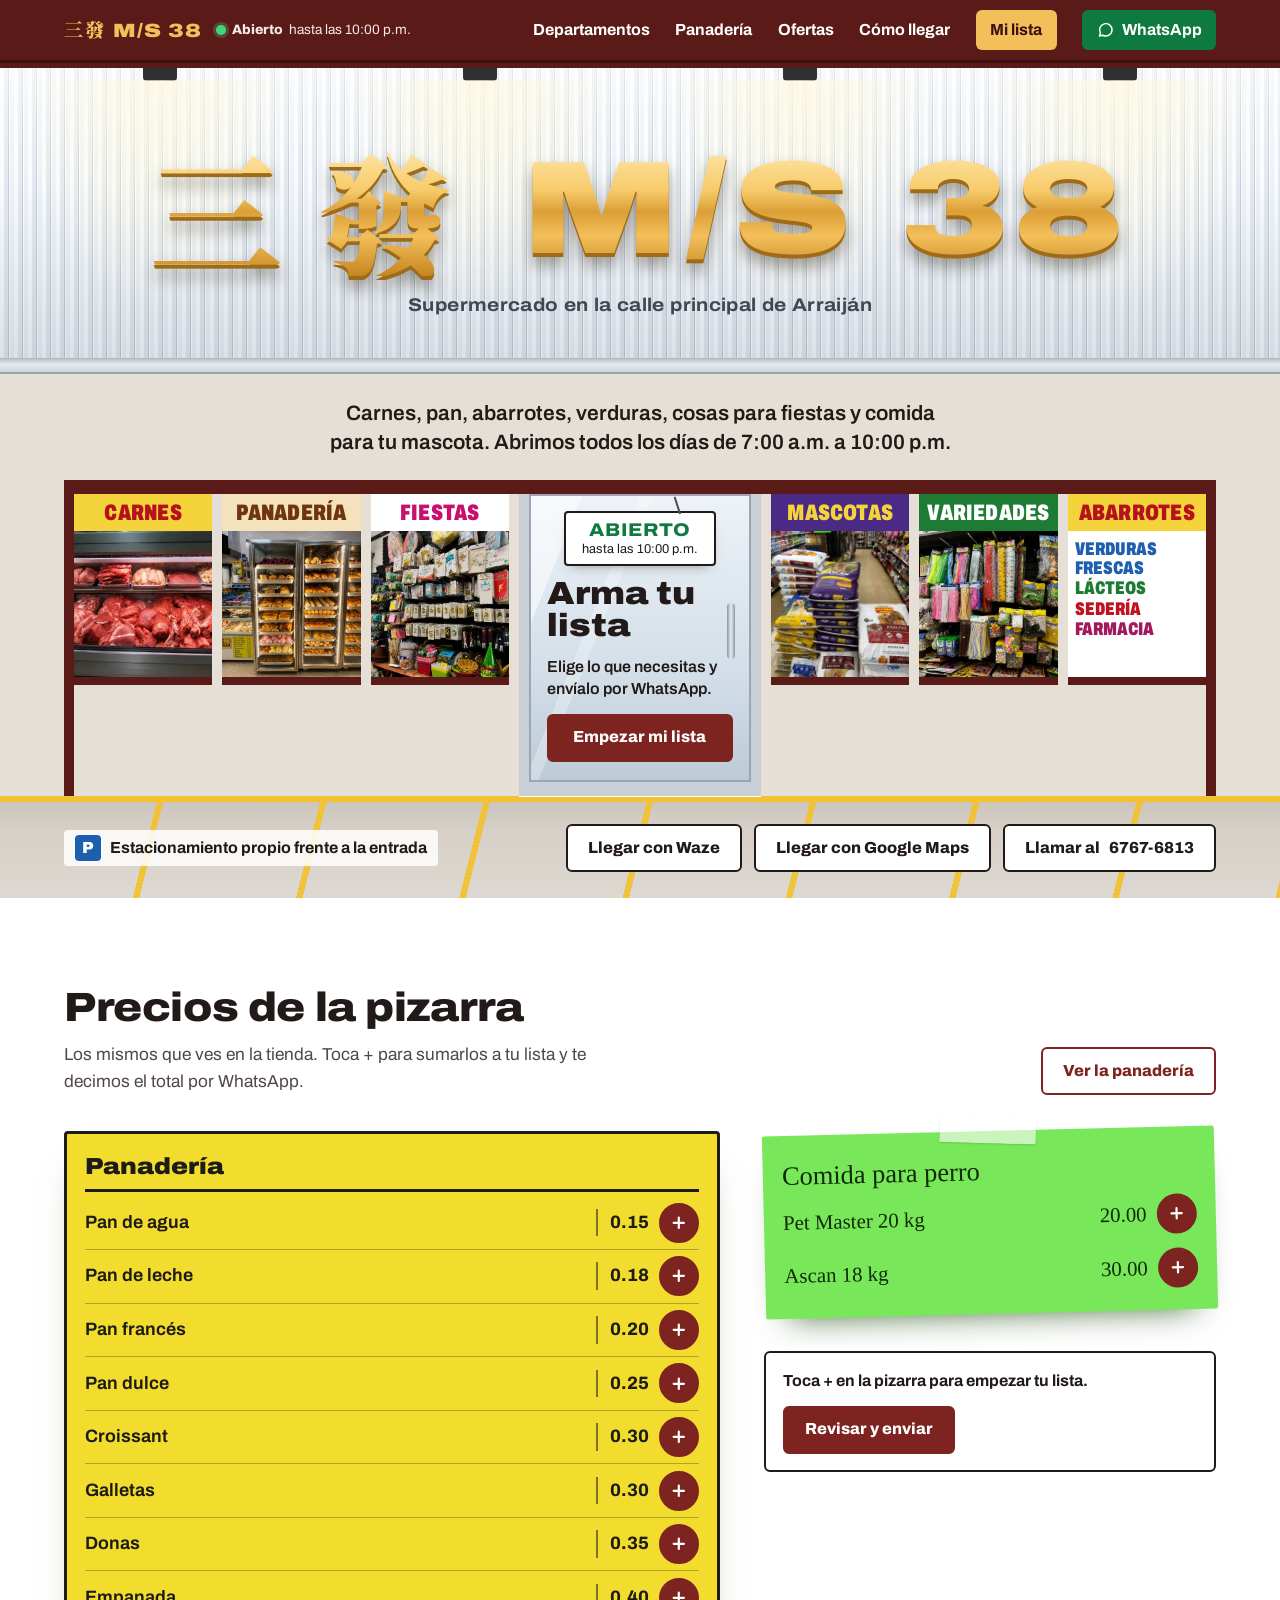
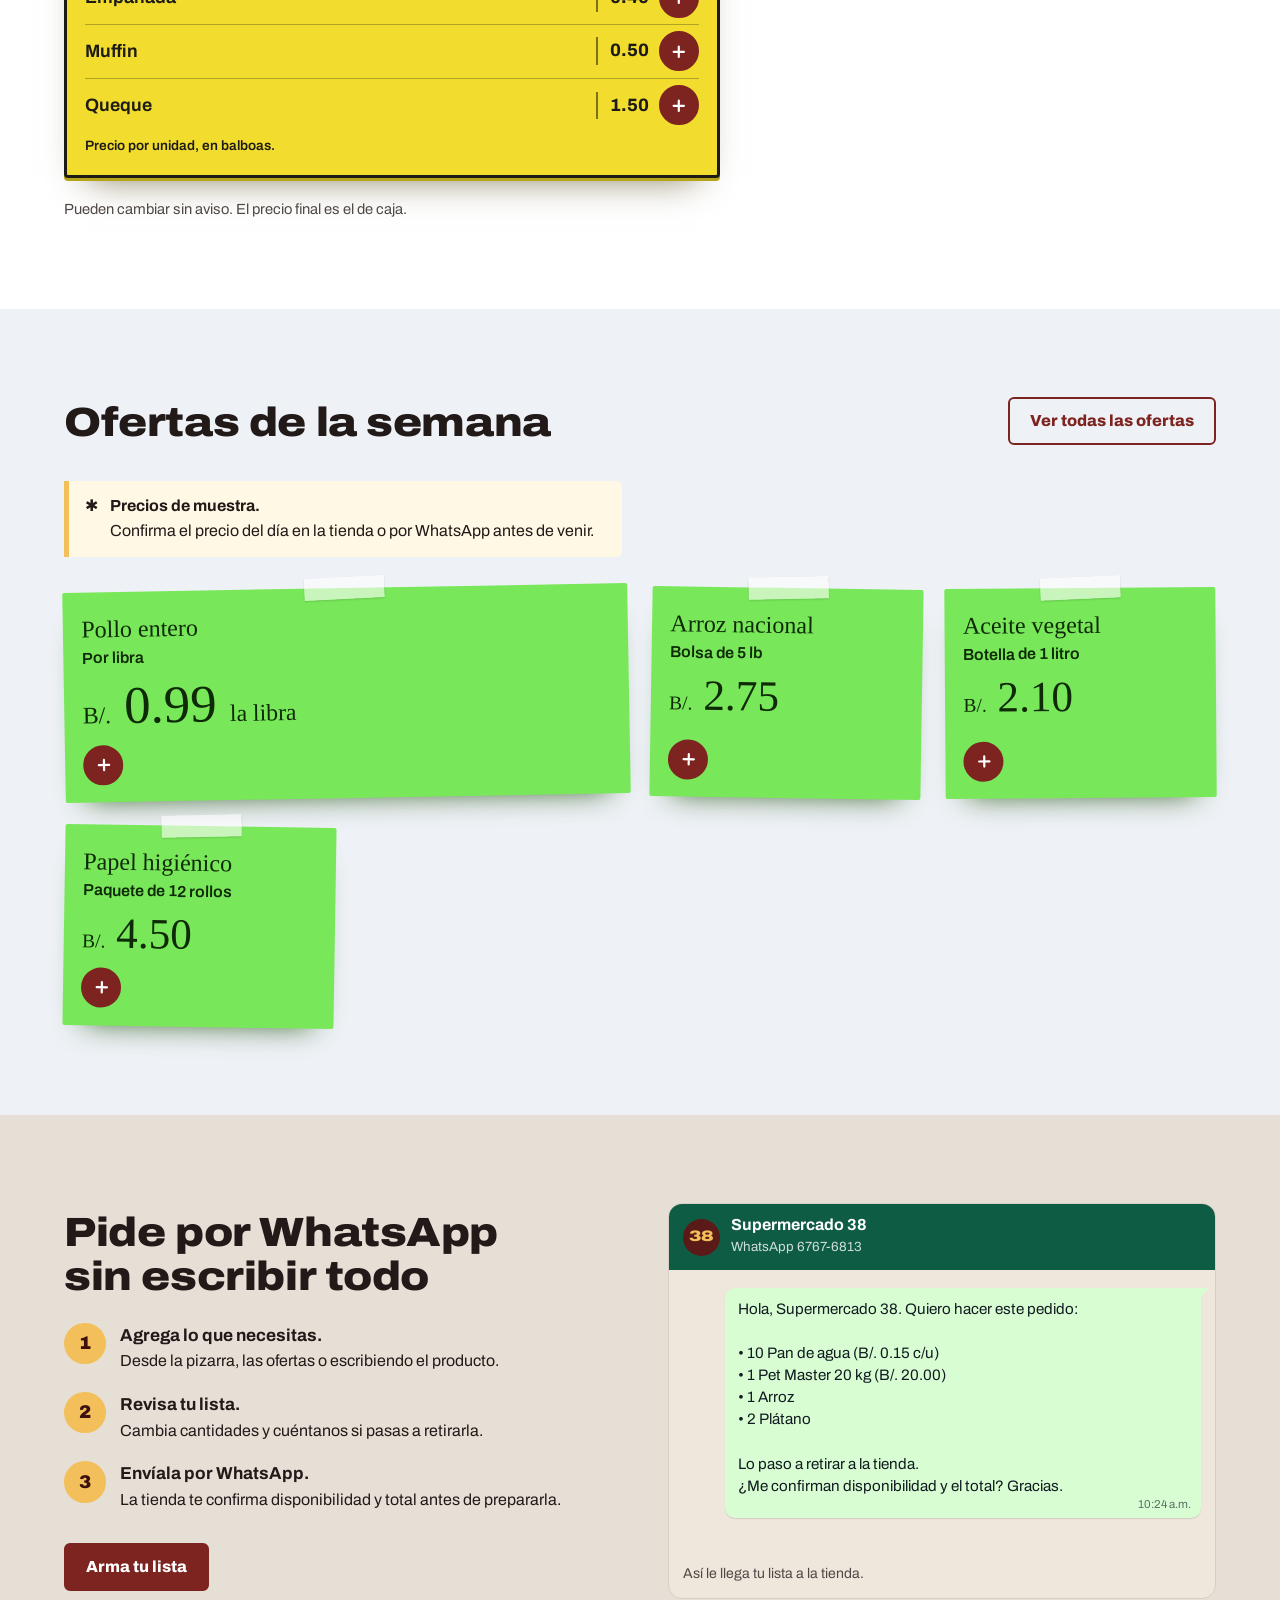
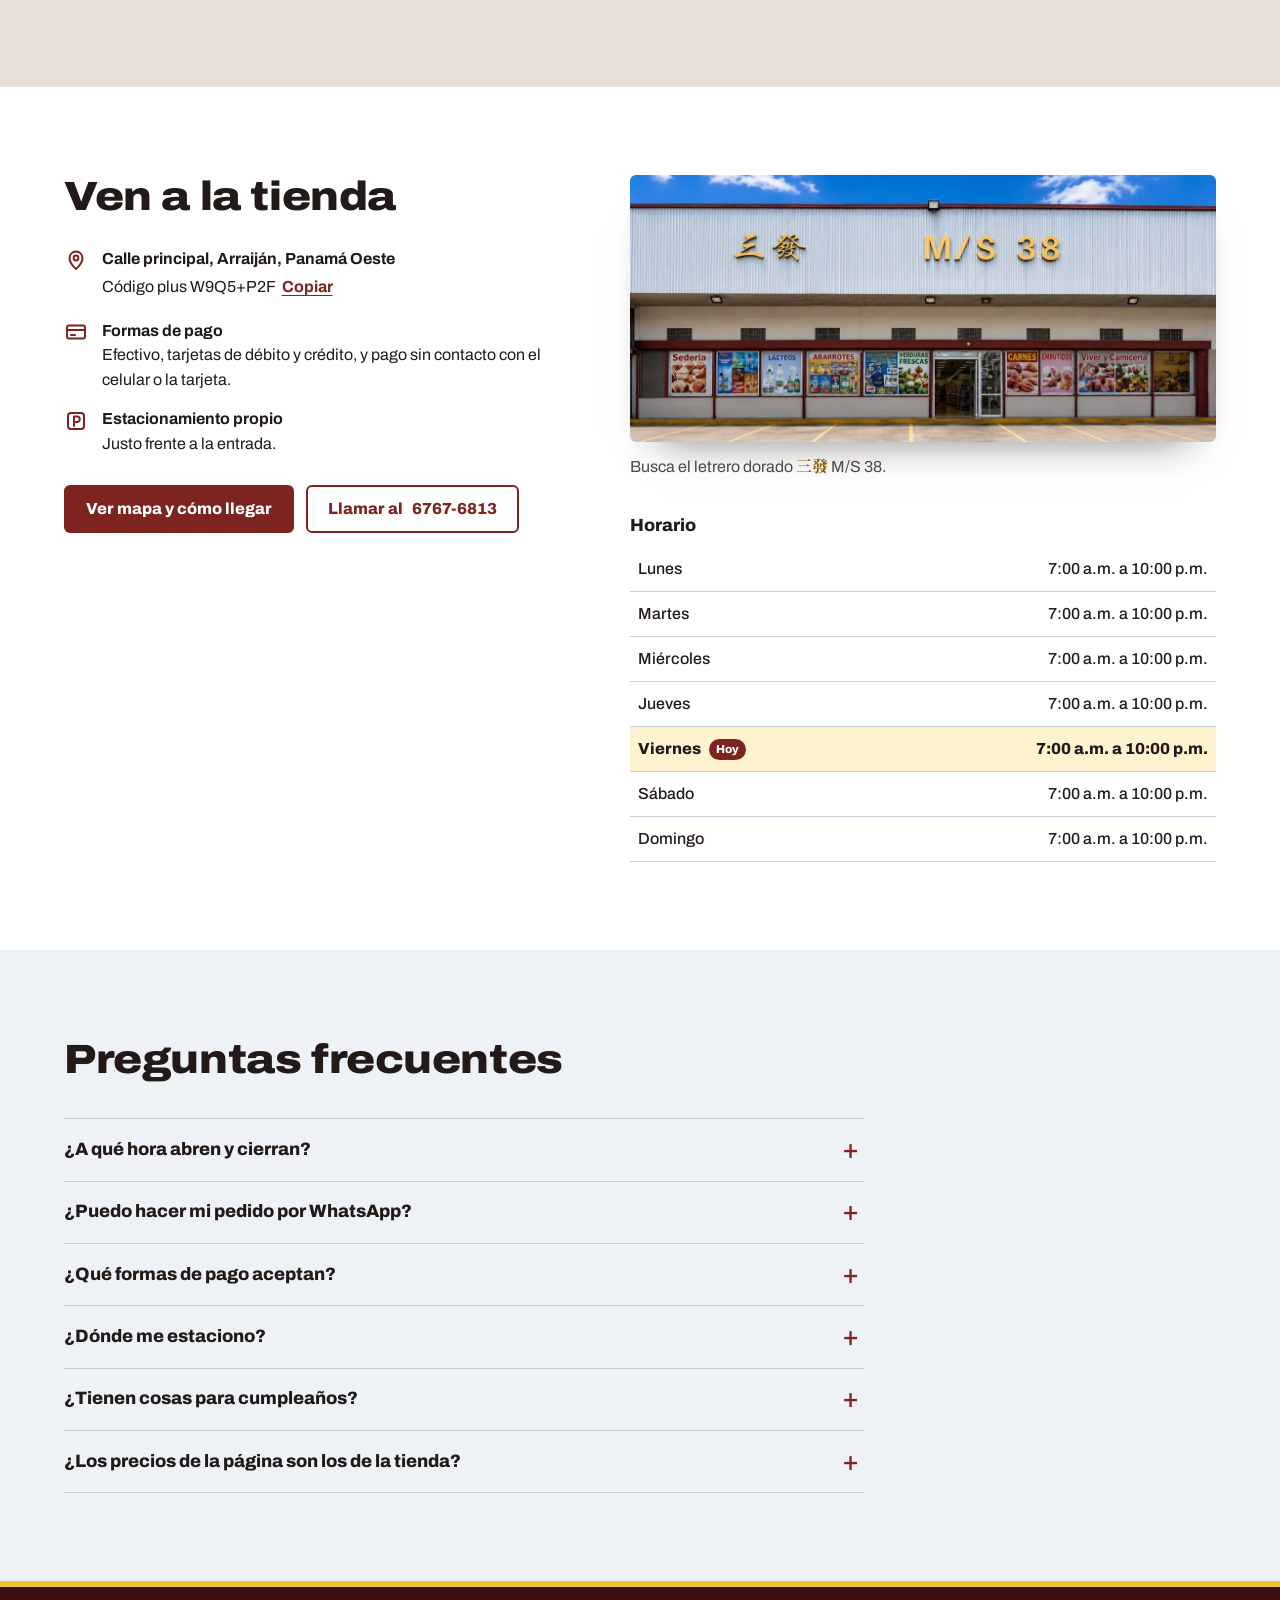
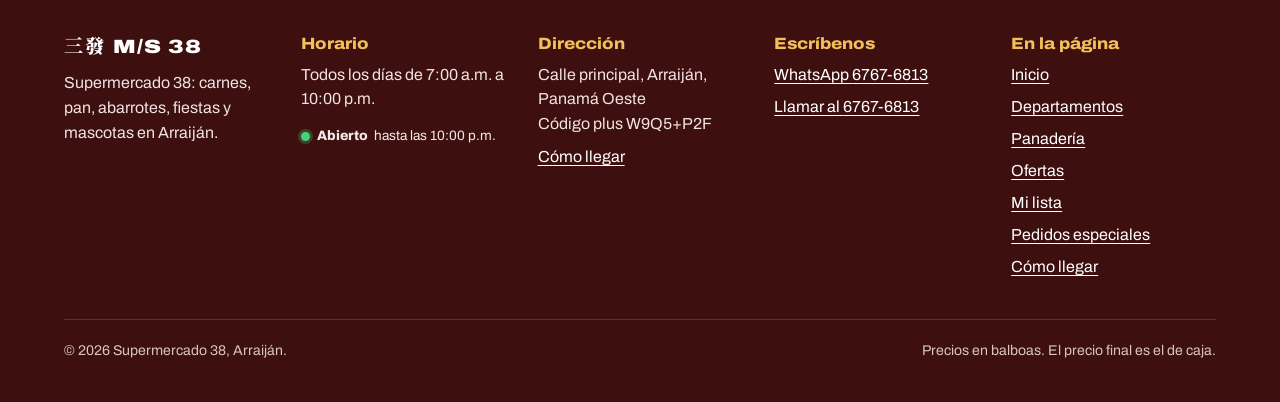
<file: index.html>
<!doctype html>
<html lang="es">
<head>
  <meta charset="utf-8">
  <meta name="viewport" content="width=device-width, initial-scale=1, viewport-fit=cover">
  <title>Supermercado 38 en Arraiján | Carnes, panadería y abarrotes</title>
  <meta name="description" content="Supermercado 38 (三發 M/S 38) en la calle principal de Arraiján: carnes, pan, abarrotes, verduras, fiestas y mascotas. Abierto todos los días de 7:00 a.m. a 10:00 p.m. Pide por WhatsApp al 6767-6813.">
  <link rel="canonical" href="https://lulago3003.github.io/supermercado-38/">
  <meta name="theme-color" content="#5a1a18">
  <meta property="og:type" content="website">
  <meta property="og:locale" content="es_PA">
  <meta property="og:site_name" content="Supermercado 38">
  <meta property="og:title" content="Supermercado 38 · Arraiján">
  <meta property="og:description" content="Carnes, pan, abarrotes, fiestas y mascotas. Abierto todos los días de 7:00 a.m. a 10:00 p.m. Arma tu lista y pídela por WhatsApp.">
  <meta property="og:url" content="https://lulago3003.github.io/supermercado-38/">
  <meta property="og:image" content="https://lulago3003.github.io/supermercado-38/img/og.jpg">
  <meta property="og:image:width" content="1200">
  <meta property="og:image:height" content="630">
  <meta property="og:image:alt" content="Fachada de Supermercado 38 con el letrero dorado 三發 M/S 38">
  <meta name="twitter:card" content="summary_large_image">
  <link rel="icon" href="favicon.svg" type="image/svg+xml">
  <link rel="apple-touch-icon" href="img/icono-180.png">
  <link rel="preconnect" href="https://fonts.googleapis.com">
  <link rel="preconnect" href="https://fonts.gstatic.com" crossorigin>
  <link rel="stylesheet" href="https://fonts.googleapis.com/css2?family=Archivo:wdth,wght@62..125,400..900&amp;family=Permanent+Marker&amp;display=swap">
  <link rel="stylesheet" href="https://fonts.googleapis.com/css2?family=Noto+Serif+TC:wght@900&amp;display=swap&amp;text=%E4%B8%89%E7%99%BC">
  <link rel="stylesheet" href="styles.css">
  <script src="datos.js" defer></script>
  <script src="script.js" defer></script>
  <script type="application/ld+json">
  {
    "@context": "https://schema.org",
    "@type": "GroceryStore",
    "name": "Supermercado 38",
    "alternateName": "三發 M/S 38",
    "url": "https://lulago3003.github.io/supermercado-38/",
    "image": "https://lulago3003.github.io/supermercado-38/img/fachada.jpg",
    "telephone": "+507 6767-6813",
    "address": { "@type": "PostalAddress", "streetAddress": "Calle principal", "addressLocality": "Arraiján", "addressRegion": "Panamá Oeste", "addressCountry": "PA" },
    "geo": { "@type": "GeoCoordinates", "latitude": 8.9394, "longitude": -79.6424 },
    "hasMap": "https://www.google.com/maps/search/?api=1&query=8.9394%2C-79.6424",
    "openingHoursSpecification": [{ "@type": "OpeningHoursSpecification", "dayOfWeek": ["Monday", "Tuesday", "Wednesday", "Thursday", "Friday", "Saturday", "Sunday"], "opens": "07:00", "closes": "22:00" }],
    "paymentAccepted": "Efectivo, tarjeta de débito, tarjeta de crédito, pago sin contacto",
    "priceRange": "$"
  }
  </script>
</head>
<body>
  <a class="saltar" href="#contenido">Saltar al contenido</a>

  <header class="cabecera">
    <div class="contenedor cabecera-fila">
      <a class="marca" href="index.html" aria-label="Supermercado 38, página de inicio"><span class="marca-hanzi" lang="zh-Hant">三發</span><span class="marca-ms">M/S 38</span></a>
      <p class="estado" data-estado>Todos los días, 7:00 a.m. a 10:00 p.m.</p>
      <button class="menu-boton" type="button" aria-expanded="false" aria-controls="menu"><svg class="icono" viewBox="0 0 24 24" aria-hidden="true"><path d="M4 7h16M4 12h16M4 17h16"/></svg>Menú</button>
      <nav id="menu" class="menu" aria-label="Principal">
        <a href="departamentos.html">Departamentos</a>
        <a href="panaderia.html">Panadería</a>
        <a href="ofertas.html">Ofertas</a>
        <a href="contacto.html">Cómo llegar</a>
        <a class="menu-lista" href="pedidos.html" data-lista-enlace>Mi lista <span class="contador" data-contador hidden>0</span></a>
        <a class="menu-wa" href="https://wa.me/50767676813?text=Hola%2C%20Supermercado%2038.%20Les%20escribo%20desde%20la%20p%C3%A1gina%20web." target="_blank" rel="noopener" data-wa-menu><svg class="icono" viewBox="0 0 24 24" aria-hidden="true"><path d="M20.5 12a8.5 8.5 0 0 1-12.6 7.45L3.5 20.5l1.1-4.2A8.5 8.5 0 1 1 20.5 12z"/></svg>WhatsApp</a>
      </nav>
    </div>
  </header>

  <main id="contenido" class="portada">
    <section class="fachada" aria-labelledby="titulo-tienda">
      <div class="lamina">
        <div class="focos" aria-hidden="true"><span></span><span></span><span></span><span></span></div>
        <div class="contenedor lamina-contenido">
          <h1 id="titulo-tienda" class="letrero">
            <span class="letrero-hanzi" lang="zh-Hant" aria-hidden="true">三發</span>
            <span class="letrero-ms" aria-hidden="true">M/S 38</span>
            <span class="sr-only">Supermercado 38 en Arraiján</span>
          </h1>
          <p class="lamina-sub" data-texto="lema">Supermercado en la calle principal de Arraiján</p>
        </div>
      </div>
      <div class="alero" aria-hidden="true"></div>
      <div class="pared">
        <div class="contenedor">
          <div class="pared-texto">
            <p><span data-texto="portada">Carnes, pan, abarrotes, verduras, cosas para fiestas y comida para tu mascota.</span> Abrimos <span data-horario-resumen>todos los días de 7:00 a.m. a 10:00 p.m.</span></p>
          </div>
          <nav class="frente" aria-label="Entra a la tienda" data-frente>
            <a class="puerta" href="pedidos.html" aria-label="Arma tu lista y mándala por WhatsApp">
              <span class="puerta-letrero" data-estado>Abierto todos los días</span>
              <span class="puerta-titulo">Arma tu lista</span>
              <span class="puerta-texto">Elige lo que necesitas y envíalo por WhatsApp.</span>
              <span class="boton">Empezar mi lista</span>
            </a>
            <div class="vitrinas" data-vitrinas>
              <a class="vitrina" href="departamentos.html#carniceria">
                <span class="cartel cartel-carnes">Carnes</span>
                <picture><source type="image/webp" srcset="img/web/carniceria-600.webp"><img src="img/carniceria.jpg" alt="" width="600" height="399"></picture>
              </a>
              <a class="vitrina" href="panaderia.html">
                <span class="cartel cartel-panaderia">Panadería</span>
                <picture><source type="image/webp" srcset="img/web/panaderia-600.webp"><img src="img/panaderia.jpg" alt="" width="600" height="450"></picture>
              </a>
              <a class="vitrina" href="departamentos.html#fiestas">
                <span class="cartel cartel-fiestas">Fiestas</span>
                <picture><source type="image/webp" srcset="img/web/fiestas-600.webp"><img src="img/fiestas.jpg" alt="" width="600" height="450"></picture>
              </a>
              <a class="vitrina" href="departamentos.html#mascotas">
                <span class="cartel cartel-mascotas">Mascotas</span>
                <picture><source type="image/webp" srcset="img/web/mascotas-600.webp"><img src="img/mascotas.jpg" alt="" width="600" height="800"></picture>
              </a>
              <a class="vitrina" href="departamentos.html#variedades">
                <span class="cartel cartel-variedades">Variedades</span>
                <picture><source type="image/webp" srcset="img/web/variedades-600.webp"><img src="img/variedades.jpg" alt="" width="600" height="450"></picture>
              </a>
              <a class="vitrina vitrina-texto" href="departamentos.html#abarrotes">
                <span class="cartel cartel-abarrotes">Abarrotes</span>
                <span class="vitrina-lista"><span>Verduras frescas</span><span>Lácteos</span><span>Sedería</span><span>Farmacia</span></span>
              </a>
            </div>
          </nav>
        </div>
      </div>
      <div class="parqueo">
        <div class="contenedor parqueo-contenido">
          <p class="parqueo-nota"><b aria-hidden="true">P</b> <span data-texto="estacionamiento">Estacionamiento propio frente a la entrada</span></p>
          <div class="acciones">
            <a class="boton boton-claro" href="https://waze.com/ul?ll=8.9394%2C-79.6424&amp;navigate=yes" data-mapa="waze" target="_blank" rel="noopener">Llegar con Waze</a>
            <a class="boton boton-claro" href="https://www.google.com/maps/dir/?api=1&amp;destination=8.9394%2C-79.6424" data-mapa="google" target="_blank" rel="noopener">Llegar con Google Maps</a>
            <a class="boton boton-claro" href="tel:+50767676813">Llamar al <span data-tel>6767-6813</span></a>
          </div>
        </div>
      </div>
    </section>

    <section class="seccion" aria-labelledby="t-destacados" data-destacados hidden>
      <div class="contenedor">
        <div class="encabezado">
          <h2 id="t-destacados">Destacados de la tienda</h2>
          <p>Lo nuevo y lo recomendado. Toca + para sumarlo a tu lista o pregunta por WhatsApp.</p>
        </div>
        <div class="productos" data-destacados-lista></div>
      </div>
    </section>

    <section class="seccion seccion-blanca" aria-labelledby="t-pizarra">
      <div class="contenedor">
        <div class="encabezado-fila">
          <div class="encabezado">
            <h2 id="t-pizarra">Precios de la pizarra</h2>
            <p>Los mismos que ves en la tienda. Toca + para sumarlos a tu lista y te decimos el total por WhatsApp.</p>
          </div>
          <a class="boton boton-secundario" href="panaderia.html">Ver la panadería</a>
        </div>
        <div class="pizarras">
          <div class="pizarra" data-pizarra="panaderia">
            <h3 class="pizarra-titulo">Panadería</h3>
            <ul class="pizarra-lista"></ul>
            <p class="pizarra-pie">Precio por unidad, en balboas.</p>
          </div>
          <div class="pizarras-lado">
            <div class="cartulina" data-pizarra="mascotas">
              <h3 class="pizarra-titulo">Comida para perro</h3>
              <ul class="pizarra-lista"></ul>
            </div>
            <div class="bolsa" data-resumen>
              <p data-resumen-texto>Toca + en la pizarra para empezar tu lista.</p>
              <a class="boton" href="pedidos.html#tu-lista">Revisar y enviar</a>
            </div>
          </div>
        </div>
        <noscript><p class="nota">Para ver los precios y armar tu lista, activa JavaScript o escríbenos por WhatsApp al <span data-tel>6767-6813</span>.</p></noscript>
        <p class="nota">Pueden cambiar sin aviso. El precio final es el de caja.</p>
      </div>
    </section>

    <section class="seccion" aria-labelledby="t-ofertas">
      <div class="contenedor">
        <div class="encabezado-fila">
          <div class="encabezado">
            <h2 id="t-ofertas">Ofertas de la semana</h2>
          </div>
          <a class="boton boton-secundario" href="ofertas.html">Ver todas las ofertas</a>
        </div>
        <p class="aviso" data-ofertas-nota></p>
        <div class="ofertas" data-ofertas data-limite="4"></div>
      </div>
    </section>

    <section class="seccion seccion-arena" aria-labelledby="t-lista">
      <div class="contenedor dos-columnas">
        <div>
          <h2 id="t-lista">Pide por WhatsApp sin escribir todo</h2>
          <ol class="pasos">
            <li><span><strong>Agrega lo que necesitas.</strong> Desde la pizarra, las ofertas o escribiendo el producto.</span></li>
            <li><span><strong>Revisa tu lista.</strong> Cambia cantidades y cuéntanos si pasas a retirarla.</span></li>
            <li><span><strong>Envíala por WhatsApp.</strong> La tienda te confirma disponibilidad y total antes de prepararla.</span></li>
          </ol>
          <a class="boton" href="pedidos.html">Arma tu lista</a>
        </div>
        <figure class="chat">
          <div class="chat-cabeza"><span class="chat-avatar" aria-hidden="true">38</span><div><strong>Supermercado 38</strong><small>WhatsApp <span data-tel>6767-6813</span></small></div></div>
          <div class="chat-cuerpo"><p class="burbuja">Hola, Supermercado 38. Quiero hacer este pedido:

• 10 Pan de agua (B/. 0.15 c/u)
• 1 Pet Master 20 kg (B/. 20.00)
• 1 Arroz
• 2 Plátano

Lo paso a retirar a la tienda.
¿Me confirman disponibilidad y el total? Gracias.<span class="burbuja-hora">10:24 a.m.</span></p></div>
          <figcaption>Así le llega tu lista a la tienda.</figcaption>
        </figure>
      </div>
    </section>

    <section class="seccion seccion-blanca" aria-labelledby="t-visita">
      <div class="contenedor visita-grid">
        <div>
          <h2 id="t-visita">Ven a la tienda</h2>
          <ul class="datos">
            <li><svg class="icono" viewBox="0 0 24 24" aria-hidden="true"><path d="M12 21s-6.5-5.9-6.5-11a6.5 6.5 0 0 1 13 0c0 5.1-6.5 11-6.5 11z"/><circle cx="12" cy="10" r="2.4"/></svg><span><strong data-direccion>Calle principal, Arraiján, Panamá Oeste</strong>Código plus <span data-codigo-plus>W9Q5+P2F</span> <button class="enlace-boton copiar" type="button" data-copiar="W9Q5+P2F Arraiján">Copiar</button></span></li>
            <li><svg class="icono" viewBox="0 0 24 24" aria-hidden="true"><rect x="3" y="5.5" width="18" height="13" rx="2"/><path d="M3 10h18M7 15h4"/></svg><span><strong>Formas de pago</strong><span data-texto="pagos">Efectivo, tarjetas de débito y crédito, y pago sin contacto con el celular o la tarjeta.</span></span></li>
            <li><svg class="icono" viewBox="0 0 24 24" aria-hidden="true"><rect x="4" y="4" width="16" height="16" rx="3"/><path d="M10 17V7.5h3a2.75 2.75 0 0 1 0 5.5h-3"/></svg><span><strong>Estacionamiento propio</strong>Justo frente a la entrada.</span></li>
          </ul>
          <div class="acciones">
            <a class="boton" href="contacto.html">Ver mapa y cómo llegar</a>
            <a class="boton boton-secundario" href="tel:+50767676813">Llamar al <span data-tel>6767-6813</span></a>
          </div>
        </div>
        <div>
          <figure class="foto-fachada">
            <picture>
              <source type="image/webp" srcset="img/web/fachada-1200.webp 1200w, img/web/fachada-1800.webp 1800w" sizes="(min-width: 900px) 38rem, 100vw">
              <img src="img/fachada.jpg" alt="Fachada de la tienda: lámina plateada con el letrero dorado 三發 M/S 38, vitrinas con afiches de carnes, abarrotes y verduras, y estacionamiento al frente" width="1800" height="821" loading="lazy" decoding="async">
            </picture>
            <figcaption>Busca el letrero dorado <b lang="zh-Hant">三發</b> M/S 38.</figcaption>
          </figure>
          <table class="horario horario-separado" data-horario>
            <caption>Horario</caption>
            <tbody><tr><th scope="row">Todos los días</th><td>7:00 a.m. a 10:00 p.m.</td></tr></tbody>
          </table>
        </div>
      </div>
    </section>

    <section class="seccion" aria-labelledby="t-preguntas">
      <div class="contenedor">
        <div class="encabezado"><h2 id="t-preguntas">Preguntas frecuentes</h2></div>
        <div class="preguntas" data-preguntas>
          <details>
            <summary>¿A qué hora abren y cierran?</summary>
            <p>Abrimos <span data-horario-resumen>todos los días de 7:00 a.m. a 10:00 p.m.</span>, de lunes a domingo.</p>
          </details>
          <details>
            <summary>¿Puedo hacer mi pedido por WhatsApp?</summary>
            <p>Sí. <a href="pedidos.html">Arma tu lista</a> en esta página o escríbenos al <span data-tel>6767-6813</span>. Te confirmamos disponibilidad y el total antes de prepararla.</p>
          </details>
          <details>
            <summary>¿Qué formas de pago aceptan?</summary>
            <p data-texto="pagos">Efectivo, tarjetas de débito y crédito, y pago sin contacto con el celular o la tarjeta.</p>
          </details>
          <details>
            <summary>¿Dónde me estaciono?</summary>
            <p>Tenemos estacionamiento propio justo frente a la entrada.</p>
          </details>
          <details>
            <summary>¿Tienen cosas para cumpleaños?</summary>
            <p>Sí: velas de número, velitas, globos, letreros de Feliz cumpleaños, toppers para pastel, gorritos y más. Mira el departamento de <a href="departamentos.html#fiestas">fiestas</a>.</p>
          </details>
          <details>
            <summary>¿Los precios de la página son los de la tienda?</summary>
            <p>Los de la pizarra son los mismos de la tienda, pero pueden cambiar sin aviso. El precio final siempre es el de caja.</p>
          </details>
        </div>
      </div>
    </section>
  </main>

  <footer class="pie">
    <div class="contenedor">
      <div class="pie-grid">
        <div>
          <a class="marca" href="index.html" aria-label="Supermercado 38, página de inicio"><span class="marca-hanzi" lang="zh-Hant">三發</span><span class="marca-ms">M/S 38</span></a>
          <p>Supermercado 38: carnes, pan, abarrotes, fiestas y mascotas en Arraiján.</p>
        </div>
        <div>
          <h2>Horario</h2>
          <p class="mayuscula" data-horario-resumen>Todos los días de 7:00 a.m. a 10:00 p.m.</p>
          <p class="estado" data-estado></p>
        </div>
        <div>
          <h2>Dirección</h2>
          <p><span data-direccion>Calle principal, Arraiján, Panamá Oeste</span><br>Código plus <span data-codigo-plus>W9Q5+P2F</span></p>
          <p><a href="contacto.html">Cómo llegar</a></p>
        </div>
        <div>
          <h2>Escríbenos</h2>
          <div class="pie-enlaces">
            <a href="https://wa.me/50767676813?text=Hola%2C%20Supermercado%2038.%20Les%20escribo%20desde%20la%20p%C3%A1gina%20web." target="_blank" rel="noopener" data-wa-menu>WhatsApp <span data-tel>6767-6813</span></a>
            <a href="tel:+50767676813">Llamar al <span data-tel>6767-6813</span></a>
          </div>
        </div>
        <div>
          <h2>En la página</h2>
          <nav class="pie-enlaces" aria-label="Todas las páginas">
            <a href="index.html">Inicio</a>
            <a href="departamentos.html">Departamentos</a>
            <a href="panaderia.html">Panadería</a>
            <a href="ofertas.html">Ofertas</a>
            <a href="pedidos.html">Mi lista</a>
            <a href="cotizacion.html">Pedidos especiales</a>
            <a href="contacto.html">Cómo llegar</a>
          </nav>
        </div>
      </div>
      <div class="pie-final">
        <p>© <span data-anio>2026</span> Supermercado 38, Arraiján.</p>
        <p>Precios en balboas. El precio final es el de caja.</p>
      </div>
    </div>
  </footer>

  <nav class="barra-movil" aria-label="Acciones rápidas">
    <a class="barra-wa" href="https://wa.me/50767676813?text=Hola%2C%20Supermercado%2038.%20Les%20escribo%20desde%20la%20p%C3%A1gina%20web." target="_blank" rel="noopener" data-wa-menu><svg class="icono" viewBox="0 0 24 24" aria-hidden="true"><path d="M20.5 12a8.5 8.5 0 0 1-12.6 7.45L3.5 20.5l1.1-4.2A8.5 8.5 0 1 1 20.5 12z"/></svg>WhatsApp</a>
    <a href="tel:+50767676813"><svg class="icono" viewBox="0 0 24 24" aria-hidden="true"><path d="M6.6 3.5h2.6l1.6 4.3-2 1.3a12 12 0 0 0 6.1 6.1l1.3-2 4.3 1.6v2.6a2 2 0 0 1-2.2 2A17 17 0 0 1 4.6 5.7a2 2 0 0 1 2-2.2z"/></svg>Llamar</a>
    <a href="contacto.html"><svg class="icono" viewBox="0 0 24 24" aria-hidden="true"><path d="M12 21s-6.5-5.9-6.5-11a6.5 6.5 0 0 1 13 0c0 5.1-6.5 11-6.5 11z"/><circle cx="12" cy="10" r="2.4"/></svg>Cómo llegar</a>
    <a href="pedidos.html#tu-lista" data-lista-enlace><svg class="icono" viewBox="0 0 24 24" aria-hidden="true"><path d="M3.5 9.5h17l-1.7 8.7a2 2 0 0 1-2 1.6H7.2a2 2 0 0 1-2-1.6z"/><path d="M8.5 9.5l3-5.5M15.5 9.5l-3-5.5M9.5 13.5v3M14.5 13.5v3"/></svg>Mi lista <span class="contador" data-contador hidden>0</span></a>
  </nav>
</body>
</html>
</file>
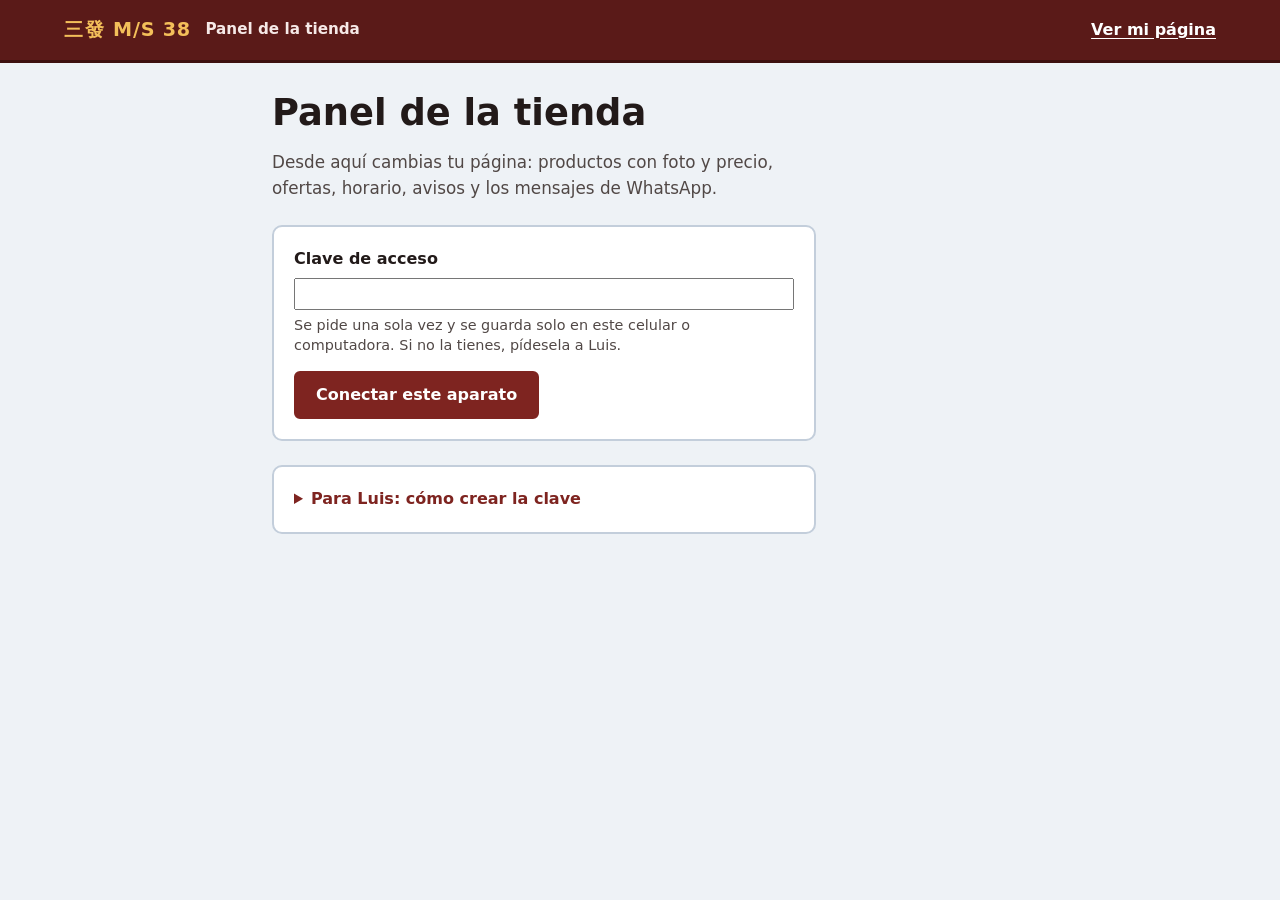
<file: admin.html>
<!doctype html>
<html lang="es">
<head>
  <meta charset="utf-8">
  <meta name="viewport" content="width=device-width, initial-scale=1, viewport-fit=cover">
  <title>Panel de la tienda | Supermercado 38</title>
  <meta name="robots" content="noindex, nofollow">
  <meta name="theme-color" content="#5a1a18">
  <meta name="apple-mobile-web-app-title" content="Panel 38">
  <!-- Solo se permite hablar con GitHub y cargar archivos de esta misma página: protege la clave de acceso. -->
  <meta http-equiv="Content-Security-Policy" content="default-src 'self'; script-src 'self'; style-src 'self' https://fonts.googleapis.com; font-src https://fonts.gstatic.com; img-src 'self' blob: data: https://raw.githubusercontent.com; connect-src https://api.github.com; object-src 'none'; base-uri 'self'; form-action 'self'">
  <link rel="icon" href="favicon.svg" type="image/svg+xml">
  <link rel="apple-touch-icon" href="img/icono-180.png">
  <link rel="stylesheet" href="https://fonts.googleapis.com/css2?family=Archivo:wdth,wght@62..125,400..900&amp;family=Permanent+Marker&amp;display=swap">
  <link rel="stylesheet" href="https://fonts.googleapis.com/css2?family=Noto+Serif+TC:wght@900&amp;display=swap&amp;text=%E4%B8%89%E7%99%BC">
  <link rel="stylesheet" href="styles.css">
  <link rel="stylesheet" href="admin.css">
  <script src="admin.js" defer></script>
</head>
<body class="panel">
  <header class="cabecera">
    <div class="contenedor cabecera-fila">
      <a class="marca" href="index.html" aria-label="Ir a la página de Supermercado 38"><span class="marca-hanzi" lang="zh-Hant">三發</span><span class="marca-ms">M/S 38</span></a>
      <p class="panel-titulo">Panel de la tienda</p>
      <a class="panel-ver" href="index.html" target="_blank" rel="noopener">Ver mi página</a>
    </div>
  </header>

  <main id="app" class="contenedor panel-app" tabindex="-1">
    <p class="panel-cargando">Cargando el panel…</p>
    <noscript><p class="vacio">El panel necesita JavaScript activado.</p></noscript>
  </main>

  <div class="panel-barra" data-barra hidden></div>
</body>
</html>
</file>
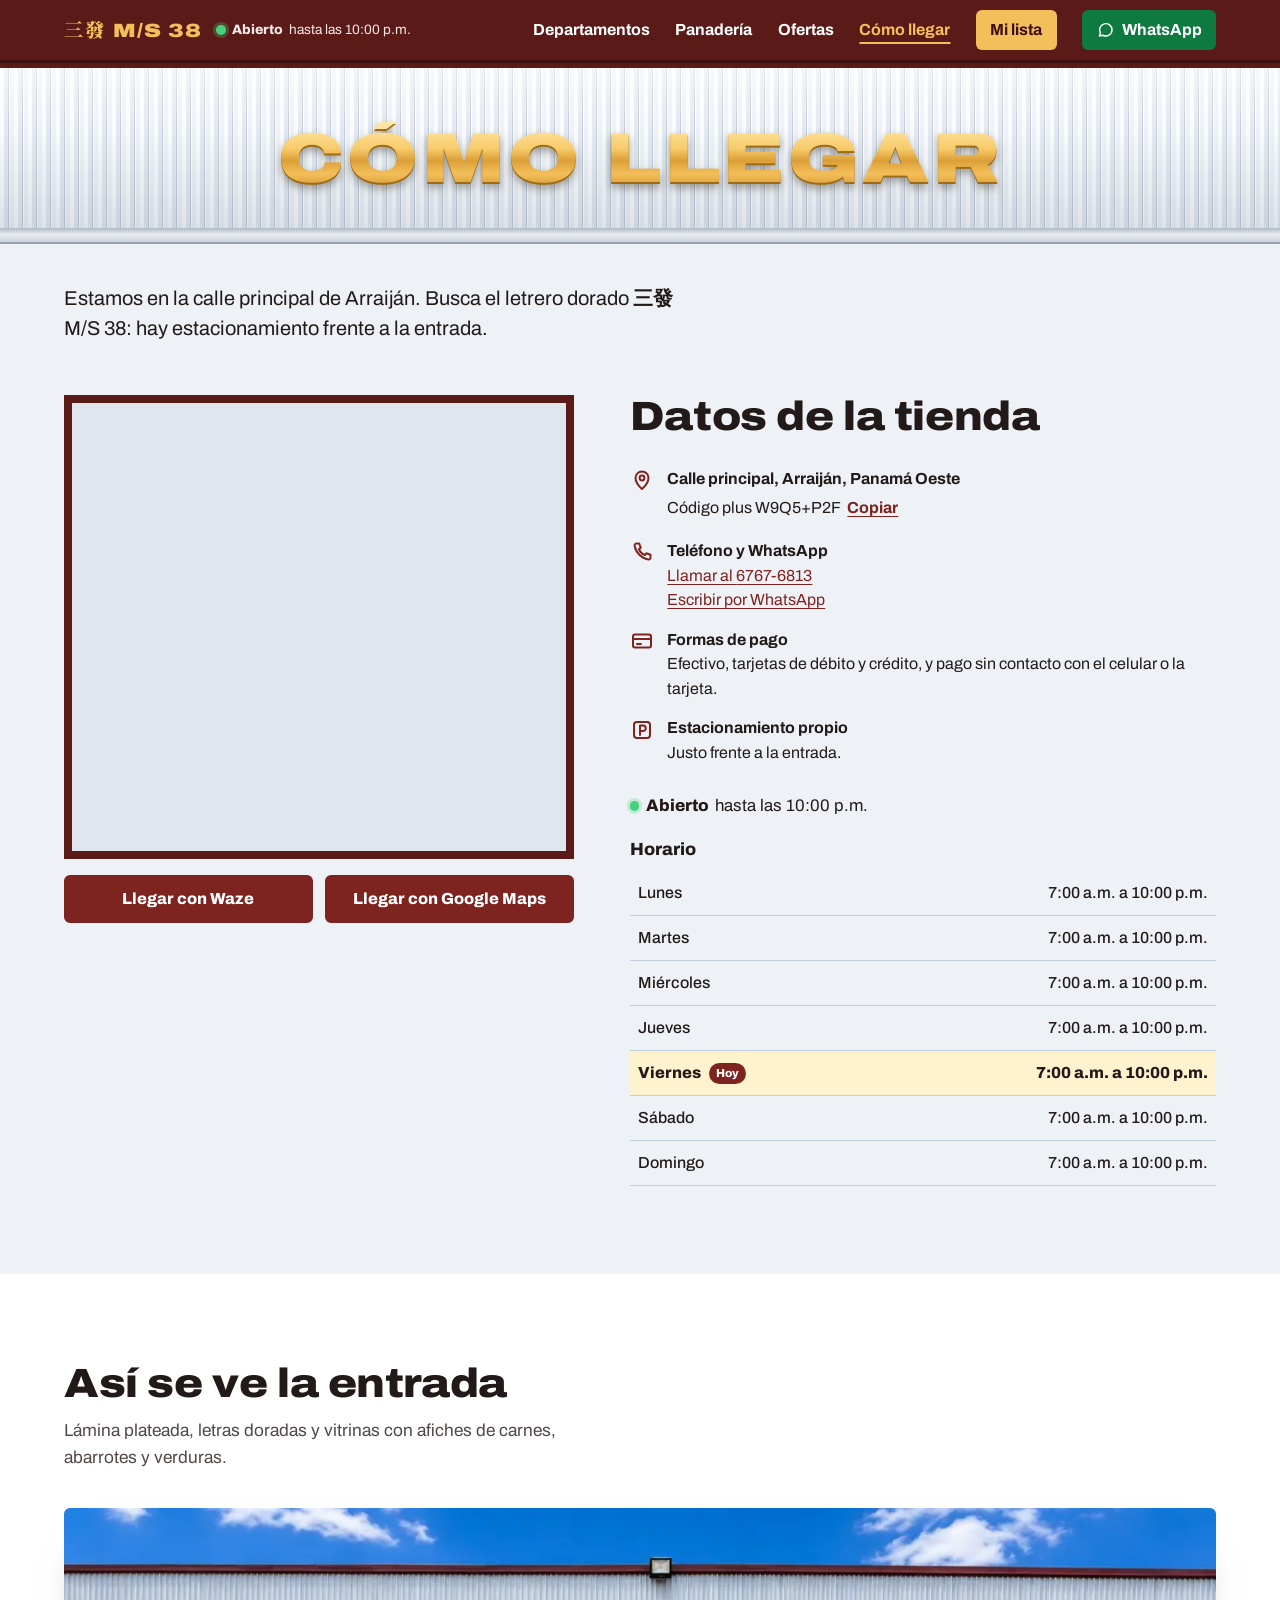
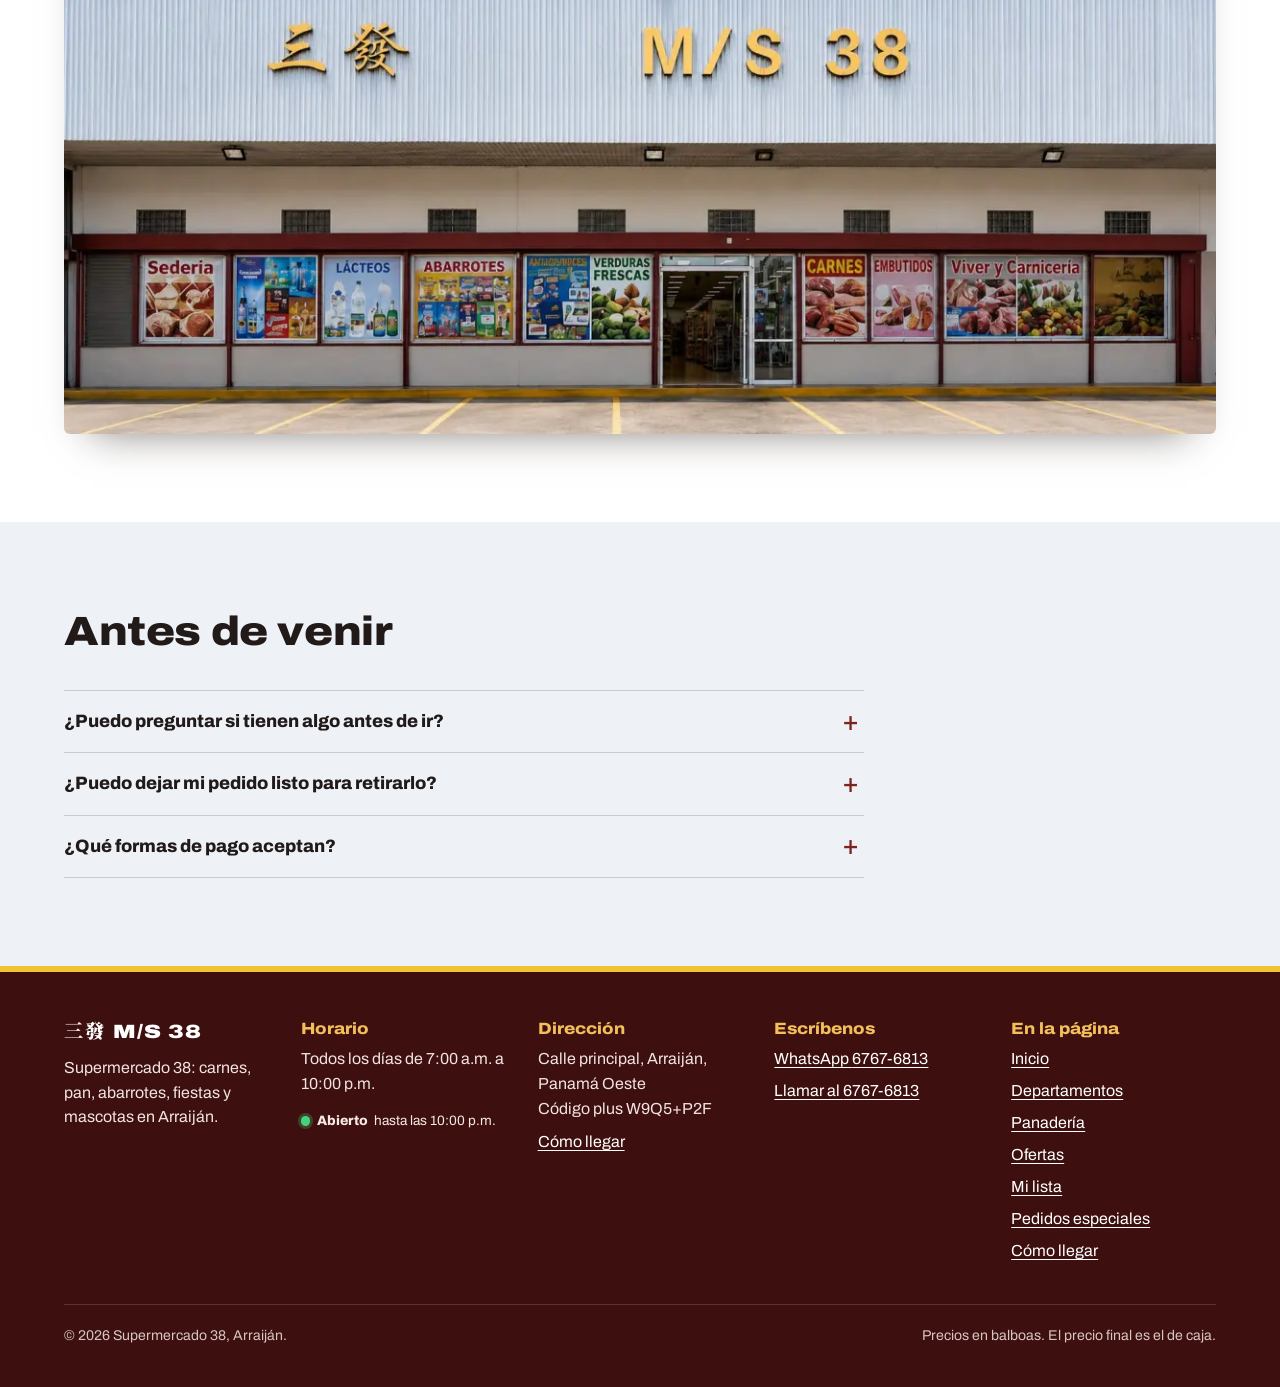
<file: contacto.html>
<!doctype html>
<html lang="es">
<head>
  <meta charset="utf-8">
  <meta name="viewport" content="width=device-width, initial-scale=1, viewport-fit=cover">
  <title>Cómo llegar a Supermercado 38 en Arraiján | Horario y mapa</title>
  <meta name="description" content="Supermercado 38 está en la calle principal de Arraiján, Panamá Oeste (código plus W9Q5+P2F). Abierto todos los días de 7:00 a.m. a 10:00 p.m. Estacionamiento propio. Tel. y WhatsApp 6767-6813.">
  <link rel="canonical" href="https://lulago3003.github.io/supermercado-38/contacto.html">
  <meta name="theme-color" content="#5a1a18">
  <meta property="og:type" content="website">
  <meta property="og:locale" content="es_PA">
  <meta property="og:site_name" content="Supermercado 38">
  <meta property="og:title" content="Cómo llegar · Supermercado 38, Arraiján">
  <meta property="og:description" content="Calle principal de Arraiján. Abierto todos los días de 7:00 a.m. a 10:00 p.m. Estacionamiento frente a la entrada.">
  <meta property="og:url" content="https://lulago3003.github.io/supermercado-38/contacto.html">
  <meta property="og:image" content="https://lulago3003.github.io/supermercado-38/img/og.jpg">
  <meta property="og:image:width" content="1200">
  <meta property="og:image:height" content="630">
  <meta name="twitter:card" content="summary_large_image">
  <link rel="icon" href="favicon.svg" type="image/svg+xml">
  <link rel="apple-touch-icon" href="img/icono-180.png">
  <link rel="preconnect" href="https://fonts.googleapis.com">
  <link rel="preconnect" href="https://fonts.gstatic.com" crossorigin>
  <link rel="stylesheet" href="https://fonts.googleapis.com/css2?family=Archivo:wdth,wght@62..125,400..900&amp;family=Permanent+Marker&amp;display=swap">
  <link rel="stylesheet" href="https://fonts.googleapis.com/css2?family=Noto+Serif+TC:wght@900&amp;display=swap&amp;text=%E4%B8%89%E7%99%BC">
  <link rel="stylesheet" href="styles.css">
  <script src="datos.js" defer></script>
  <script src="script.js" defer></script>
  <script type="application/ld+json">
  {
    "@context": "https://schema.org",
    "@type": "GroceryStore",
    "name": "Supermercado 38",
    "alternateName": "三發 M/S 38",
    "url": "https://lulago3003.github.io/supermercado-38/",
    "image": "https://lulago3003.github.io/supermercado-38/img/fachada.jpg",
    "telephone": "+507 6767-6813",
    "address": { "@type": "PostalAddress", "streetAddress": "Calle principal", "addressLocality": "Arraiján", "addressRegion": "Panamá Oeste", "addressCountry": "PA" },
    "geo": { "@type": "GeoCoordinates", "latitude": 8.9394, "longitude": -79.6424 },
    "hasMap": "https://www.google.com/maps/search/?api=1&query=8.9394%2C-79.6424",
    "openingHoursSpecification": [{ "@type": "OpeningHoursSpecification", "dayOfWeek": ["Monday", "Tuesday", "Wednesday", "Thursday", "Friday", "Saturday", "Sunday"], "opens": "07:00", "closes": "22:00" }],
    "paymentAccepted": "Efectivo, tarjeta de débito, tarjeta de crédito, pago sin contacto",
    "priceRange": "$"
  }
  </script>
</head>
<body>
  <a class="saltar" href="#contenido">Saltar al contenido</a>

  <header class="cabecera">
    <div class="contenedor cabecera-fila">
      <a class="marca" href="index.html" aria-label="Supermercado 38, página de inicio"><span class="marca-hanzi" lang="zh-Hant">三發</span><span class="marca-ms">M/S 38</span></a>
      <p class="estado" data-estado>Todos los días, 7:00 a.m. a 10:00 p.m.</p>
      <button class="menu-boton" type="button" aria-expanded="false" aria-controls="menu"><svg class="icono" viewBox="0 0 24 24" aria-hidden="true"><path d="M4 7h16M4 12h16M4 17h16"/></svg>Menú</button>
      <nav id="menu" class="menu" aria-label="Principal">
        <a href="departamentos.html">Departamentos</a>
        <a href="panaderia.html">Panadería</a>
        <a href="ofertas.html">Ofertas</a>
        <a href="contacto.html">Cómo llegar</a>
        <a class="menu-lista" href="pedidos.html" data-lista-enlace>Mi lista <span class="contador" data-contador hidden>0</span></a>
        <a class="menu-wa" href="https://wa.me/50767676813?text=Hola%2C%20Supermercado%2038.%20Les%20escribo%20desde%20la%20p%C3%A1gina%20web." target="_blank" rel="noopener" data-wa-menu><svg class="icono" viewBox="0 0 24 24" aria-hidden="true"><path d="M20.5 12a8.5 8.5 0 0 1-12.6 7.45L3.5 20.5l1.1-4.2A8.5 8.5 0 1 1 20.5 12z"/></svg>WhatsApp</a>
      </nav>
    </div>
  </header>

  <main id="contenido">
    <section class="letrero-pagina" aria-labelledby="titulo">
      <div class="lamina"><div class="contenedor lamina-contenido"><h1 id="titulo" class="letrero-titulo">Cómo llegar</h1></div></div>
      <div class="alero" aria-hidden="true"></div>
    </section>

    <div class="contenedor intro">
      <p>Estamos en la calle principal de Arraiján. Busca el letrero dorado <b lang="zh-Hant">三發</b> M/S 38: hay estacionamiento frente a la entrada.</p>
    </div>

    <section class="seccion" aria-label="Mapa y datos de la tienda">
      <div class="contenedor visita-grid">
        <div>
          <div class="mapa">
            <iframe data-mapa title="Mapa de Supermercado 38 en Arraiján" src="https://maps.google.com/maps?q=8.93940,-79.64240&amp;z=16&amp;hl=es&amp;output=embed" loading="lazy" referrerpolicy="no-referrer-when-downgrade" allowfullscreen></iframe>
          </div>
          <div class="acciones acciones-mapa">
            <a class="boton" href="https://waze.com/ul?ll=8.9394%2C-79.6424&amp;navigate=yes" data-mapa="waze" target="_blank" rel="noopener">Llegar con Waze</a>
            <a class="boton" href="https://www.google.com/maps/dir/?api=1&amp;destination=8.9394%2C-79.6424" data-mapa="google" target="_blank" rel="noopener">Llegar con Google Maps</a>
          </div>
        </div>
        <div>
          <h2>Datos de la tienda</h2>
          <ul class="datos">
            <li><svg class="icono" viewBox="0 0 24 24" aria-hidden="true"><path d="M12 21s-6.5-5.9-6.5-11a6.5 6.5 0 0 1 13 0c0 5.1-6.5 11-6.5 11z"/><circle cx="12" cy="10" r="2.4"/></svg><span><strong data-direccion>Calle principal, Arraiján, Panamá Oeste</strong>Código plus <span data-codigo-plus>W9Q5+P2F</span> <button class="enlace-boton copiar" type="button" data-copiar="W9Q5+P2F Arraiján">Copiar</button></span></li>
            <li><svg class="icono" viewBox="0 0 24 24" aria-hidden="true"><path d="M6.6 3.5h2.6l1.6 4.3-2 1.3a12 12 0 0 0 6.1 6.1l1.3-2 4.3 1.6v2.6a2 2 0 0 1-2.2 2A17 17 0 0 1 4.6 5.7a2 2 0 0 1 2-2.2z"/></svg><span><strong>Teléfono y WhatsApp</strong><a href="tel:+50767676813">Llamar al <span data-tel>6767-6813</span></a><br><a href="https://wa.me/50767676813?text=Hola%2C%20Supermercado%2038.%20Les%20escribo%20desde%20la%20p%C3%A1gina%20web." target="_blank" rel="noopener" data-wa-menu>Escribir por WhatsApp</a></span></li>
            <li><svg class="icono" viewBox="0 0 24 24" aria-hidden="true"><rect x="3" y="5.5" width="18" height="13" rx="2"/><path d="M3 10h18M7 15h4"/></svg><span><strong>Formas de pago</strong><span data-texto="pagos">Efectivo, tarjetas de débito y crédito, y pago sin contacto con el celular o la tarjeta.</span></span></li>
            <li><svg class="icono" viewBox="0 0 24 24" aria-hidden="true"><rect x="4" y="4" width="16" height="16" rx="3"/><path d="M10 17V7.5h3a2.75 2.75 0 0 1 0 5.5h-3"/></svg><span><strong>Estacionamiento propio</strong>Justo frente a la entrada.</span></li>
          </ul>
          <p class="estado estado-grande" data-estado></p>
          <table class="horario" data-horario>
            <caption>Horario</caption>
            <tbody><tr><th scope="row">Todos los días</th><td>7:00 a.m. a 10:00 p.m.</td></tr></tbody>
          </table>
        </div>
      </div>
    </section>

    <section class="seccion seccion-blanca" aria-labelledby="t-entrada">
      <div class="contenedor">
        <div class="encabezado">
          <h2 id="t-entrada">Así se ve la entrada</h2>
          <p>Lámina plateada, letras doradas y vitrinas con afiches de carnes, abarrotes y verduras.</p>
        </div>
        <figure class="foto-fachada">
          <picture>
            <source type="image/webp" srcset="img/web/fachada-1200.webp 1200w, img/web/fachada-1800.webp 1800w" sizes="(min-width: 1180px) 72rem, 100vw">
            <img src="img/fachada.jpg" alt="Fachada de Supermercado 38: lámina plateada con el letrero dorado 三發 M/S 38, vitrinas con afiches y estacionamiento al frente" width="1800" height="821" loading="lazy" decoding="async">
          </picture>
        </figure>
      </div>
    </section>

    <section class="seccion" aria-labelledby="t-preguntas">
      <div class="contenedor">
        <div class="encabezado"><h2 id="t-preguntas">Antes de venir</h2></div>
        <div class="preguntas">
          <details>
            <summary>¿Puedo preguntar si tienen algo antes de ir?</summary>
            <p>Sí. Escríbenos al <a href="https://wa.me/50767676813?text=Hola%2C%20Supermercado%2038.%20%C2%BFTienen%20" target="_blank" rel="noopener">WhatsApp <span data-tel>6767-6813</span></a> y te decimos si lo tenemos.</p>
          </details>
          <details>
            <summary>¿Puedo dejar mi pedido listo para retirarlo?</summary>
            <p>Arma tu lista en <a href="pedidos.html">Mi lista</a> y envíala por WhatsApp. La tienda te confirma disponibilidad y total antes de prepararla.</p>
          </details>
          <details>
            <summary>¿Qué formas de pago aceptan?</summary>
            <p data-texto="pagos">Efectivo, tarjetas de débito y crédito, y pago sin contacto con el celular o la tarjeta.</p>
          </details>
        </div>
      </div>
    </section>
  </main>

  <footer class="pie">
    <div class="contenedor">
      <div class="pie-grid">
        <div>
          <a class="marca" href="index.html" aria-label="Supermercado 38, página de inicio"><span class="marca-hanzi" lang="zh-Hant">三發</span><span class="marca-ms">M/S 38</span></a>
          <p>Supermercado 38: carnes, pan, abarrotes, fiestas y mascotas en Arraiján.</p>
        </div>
        <div>
          <h2>Horario</h2>
          <p class="mayuscula" data-horario-resumen>Todos los días de 7:00 a.m. a 10:00 p.m.</p>
          <p class="estado" data-estado></p>
        </div>
        <div>
          <h2>Dirección</h2>
          <p><span data-direccion>Calle principal, Arraiján, Panamá Oeste</span><br>Código plus <span data-codigo-plus>W9Q5+P2F</span></p>
          <p><a href="contacto.html">Cómo llegar</a></p>
        </div>
        <div>
          <h2>Escríbenos</h2>
          <div class="pie-enlaces">
            <a href="https://wa.me/50767676813?text=Hola%2C%20Supermercado%2038.%20Les%20escribo%20desde%20la%20p%C3%A1gina%20web." target="_blank" rel="noopener" data-wa-menu>WhatsApp <span data-tel>6767-6813</span></a>
            <a href="tel:+50767676813">Llamar al <span data-tel>6767-6813</span></a>
          </div>
        </div>
        <div>
          <h2>En la página</h2>
          <nav class="pie-enlaces" aria-label="Todas las páginas">
            <a href="index.html">Inicio</a>
            <a href="departamentos.html">Departamentos</a>
            <a href="panaderia.html">Panadería</a>
            <a href="ofertas.html">Ofertas</a>
            <a href="pedidos.html">Mi lista</a>
            <a href="cotizacion.html">Pedidos especiales</a>
            <a href="contacto.html">Cómo llegar</a>
          </nav>
        </div>
      </div>
      <div class="pie-final">
        <p>© <span data-anio>2026</span> Supermercado 38, Arraiján.</p>
        <p>Precios en balboas. El precio final es el de caja.</p>
      </div>
    </div>
  </footer>

  <nav class="barra-movil" aria-label="Acciones rápidas">
    <a class="barra-wa" href="https://wa.me/50767676813?text=Hola%2C%20Supermercado%2038.%20Les%20escribo%20desde%20la%20p%C3%A1gina%20web." target="_blank" rel="noopener" data-wa-menu><svg class="icono" viewBox="0 0 24 24" aria-hidden="true"><path d="M20.5 12a8.5 8.5 0 0 1-12.6 7.45L3.5 20.5l1.1-4.2A8.5 8.5 0 1 1 20.5 12z"/></svg>WhatsApp</a>
    <a href="tel:+50767676813"><svg class="icono" viewBox="0 0 24 24" aria-hidden="true"><path d="M6.6 3.5h2.6l1.6 4.3-2 1.3a12 12 0 0 0 6.1 6.1l1.3-2 4.3 1.6v2.6a2 2 0 0 1-2.2 2A17 17 0 0 1 4.6 5.7a2 2 0 0 1 2-2.2z"/></svg>Llamar</a>
    <a href="contacto.html"><svg class="icono" viewBox="0 0 24 24" aria-hidden="true"><path d="M12 21s-6.5-5.9-6.5-11a6.5 6.5 0 0 1 13 0c0 5.1-6.5 11-6.5 11z"/><circle cx="12" cy="10" r="2.4"/></svg>Cómo llegar</a>
    <a href="pedidos.html#tu-lista" data-lista-enlace><svg class="icono" viewBox="0 0 24 24" aria-hidden="true"><path d="M3.5 9.5h17l-1.7 8.7a2 2 0 0 1-2 1.6H7.2a2 2 0 0 1-2-1.6z"/><path d="M8.5 9.5l3-5.5M15.5 9.5l-3-5.5M9.5 13.5v3M14.5 13.5v3"/></svg>Mi lista <span class="contador" data-contador hidden>0</span></a>
  </nav>
</body>
</html>
</file>
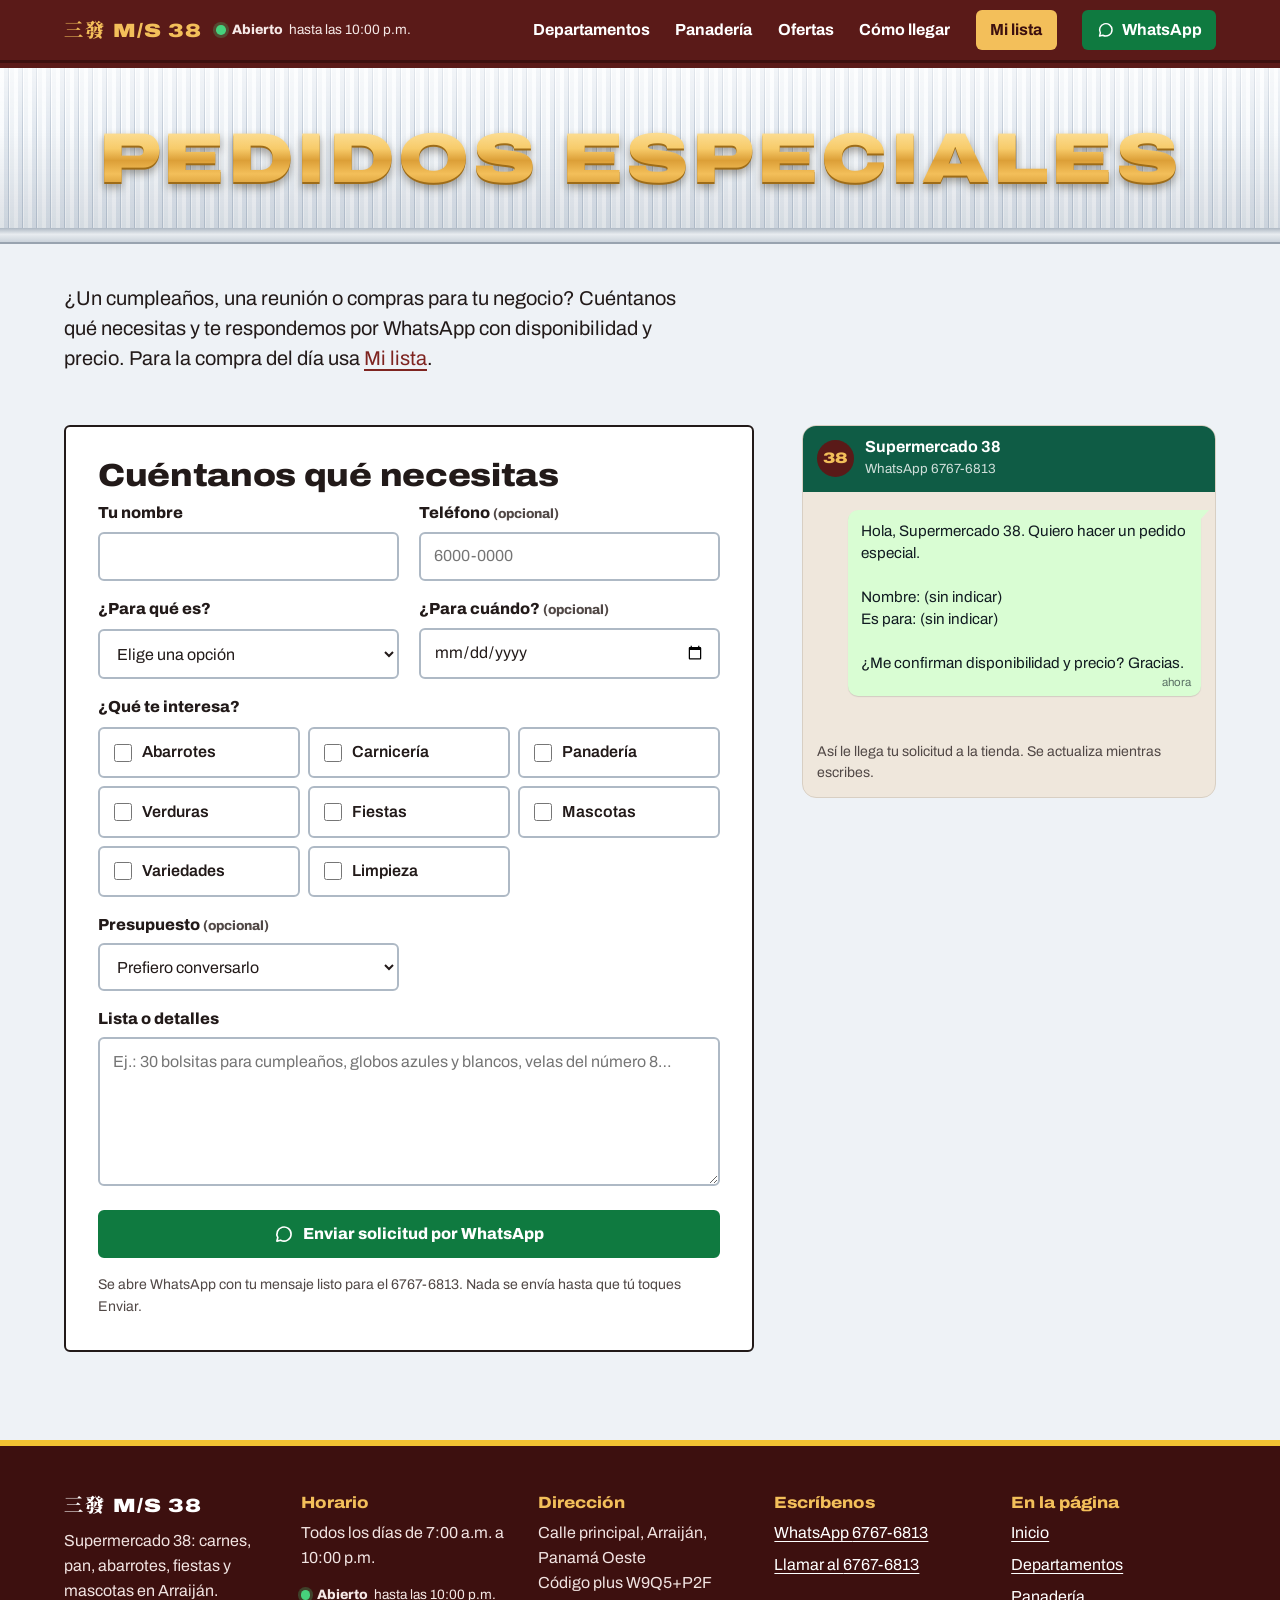
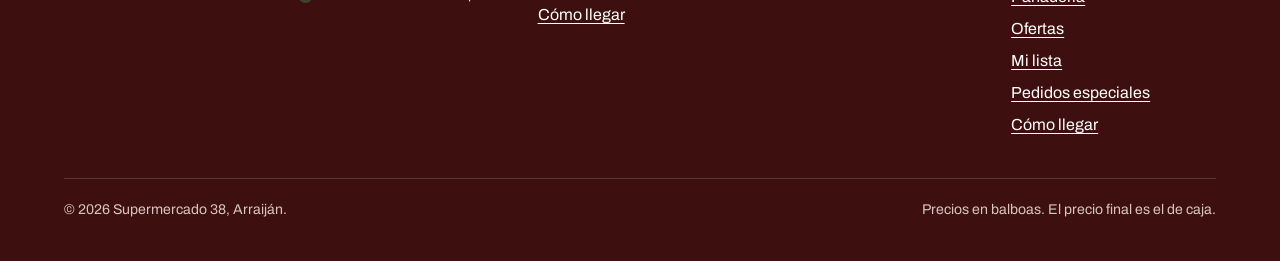
<file: cotizacion.html>
<!doctype html>
<html lang="es">
<head>
  <meta charset="utf-8">
  <meta name="viewport" content="width=device-width, initial-scale=1, viewport-fit=cover">
  <title>Pedidos especiales para eventos y negocios | Supermercado 38</title>
  <meta name="description" content="¿Un cumpleaños, una reunión o compras para tu negocio? Cuéntale a Supermercado 38 qué necesitas y recibe respuesta por WhatsApp con disponibilidad y precio.">
  <link rel="canonical" href="https://lulago3003.github.io/supermercado-38/cotizacion.html">
  <meta name="theme-color" content="#5a1a18">
  <meta property="og:type" content="website">
  <meta property="og:locale" content="es_PA">
  <meta property="og:site_name" content="Supermercado 38">
  <meta property="og:title" content="Pedidos especiales · Supermercado 38, Arraiján">
  <meta property="og:description" content="Para cumpleaños, reuniones o tu negocio: cuéntanos qué necesitas y te respondemos por WhatsApp.">
  <meta property="og:url" content="https://lulago3003.github.io/supermercado-38/cotizacion.html">
  <meta property="og:image" content="https://lulago3003.github.io/supermercado-38/img/fiestas.jpg">
  <meta name="twitter:card" content="summary_large_image">
  <link rel="icon" href="favicon.svg" type="image/svg+xml">
  <link rel="apple-touch-icon" href="img/icono-180.png">
  <link rel="preconnect" href="https://fonts.googleapis.com">
  <link rel="preconnect" href="https://fonts.gstatic.com" crossorigin>
  <link rel="stylesheet" href="https://fonts.googleapis.com/css2?family=Archivo:wdth,wght@62..125,400..900&amp;family=Permanent+Marker&amp;display=swap">
  <link rel="stylesheet" href="https://fonts.googleapis.com/css2?family=Noto+Serif+TC:wght@900&amp;display=swap&amp;text=%E4%B8%89%E7%99%BC">
  <link rel="stylesheet" href="styles.css">
  <script src="datos.js" defer></script>
  <script src="script.js" defer></script>
</head>
<body>
  <a class="saltar" href="#contenido">Saltar al contenido</a>

  <header class="cabecera">
    <div class="contenedor cabecera-fila">
      <a class="marca" href="index.html" aria-label="Supermercado 38, página de inicio"><span class="marca-hanzi" lang="zh-Hant">三發</span><span class="marca-ms">M/S 38</span></a>
      <p class="estado" data-estado>Todos los días, 7:00 a.m. a 10:00 p.m.</p>
      <button class="menu-boton" type="button" aria-expanded="false" aria-controls="menu"><svg class="icono" viewBox="0 0 24 24" aria-hidden="true"><path d="M4 7h16M4 12h16M4 17h16"/></svg>Menú</button>
      <nav id="menu" class="menu" aria-label="Principal">
        <a href="departamentos.html">Departamentos</a>
        <a href="panaderia.html">Panadería</a>
        <a href="ofertas.html">Ofertas</a>
        <a href="contacto.html">Cómo llegar</a>
        <a class="menu-lista" href="pedidos.html" data-lista-enlace>Mi lista <span class="contador" data-contador hidden>0</span></a>
        <a class="menu-wa" href="https://wa.me/50767676813?text=Hola%2C%20Supermercado%2038.%20Les%20escribo%20desde%20la%20p%C3%A1gina%20web." target="_blank" rel="noopener" data-wa-menu><svg class="icono" viewBox="0 0 24 24" aria-hidden="true"><path d="M20.5 12a8.5 8.5 0 0 1-12.6 7.45L3.5 20.5l1.1-4.2A8.5 8.5 0 1 1 20.5 12z"/></svg>WhatsApp</a>
      </nav>
    </div>
  </header>

  <main id="contenido">
    <section class="letrero-pagina" aria-labelledby="titulo">
      <div class="lamina"><div class="contenedor lamina-contenido"><h1 id="titulo" class="letrero-titulo">Pedidos especiales</h1></div></div>
      <div class="alero" aria-hidden="true"></div>
    </section>

    <div class="contenedor intro">
      <p>¿Un cumpleaños, una reunión o compras para tu negocio? Cuéntanos qué necesitas y te respondemos por WhatsApp con disponibilidad y precio. Para la compra del día usa <a href="pedidos.html">Mi lista</a>.</p>
    </div>

    <div class="seccion">
      <div class="contenedor especial-grid">
        <form class="form-caja" data-especial>
          <h2>Cuéntanos qué necesitas</h2>
          <div class="form-grid">
            <div class="campo">
              <label for="nombre">Tu nombre</label>
              <input id="nombre" name="nombre" type="text" autocomplete="name" required>
            </div>
            <div class="campo">
              <label for="contacto">Teléfono <small>(opcional)</small></label>
              <input id="contacto" name="contacto" type="tel" autocomplete="tel" inputmode="tel" placeholder="6000-0000">
            </div>
            <div class="campo">
              <label for="tipo">¿Para qué es?</label>
              <select id="tipo" name="tipo" required>
                <option value="">Elige una opción</option>
                <option>Cumpleaños o celebración</option>
                <option>Reunión o evento</option>
                <option>Compra para mi negocio</option>
                <option>Compra grande para la casa</option>
                <option>Otra cosa</option>
              </select>
            </div>
            <div class="campo">
              <label for="fecha">¿Para cuándo? <small>(opcional)</small></label>
              <input id="fecha" name="fecha" type="date">
            </div>
            <fieldset class="grupo-campos ancho">
              <legend>¿Qué te interesa?</legend>
              <div class="casillas">
                <label class="opcion"><input type="checkbox" name="interes" value="Abarrotes"> Abarrotes</label>
                <label class="opcion"><input type="checkbox" name="interes" value="Carnicería"> Carnicería</label>
                <label class="opcion"><input type="checkbox" name="interes" value="Panadería"> Panadería</label>
                <label class="opcion"><input type="checkbox" name="interes" value="Verduras"> Verduras</label>
                <label class="opcion"><input type="checkbox" name="interes" value="Fiestas"> Fiestas</label>
                <label class="opcion"><input type="checkbox" name="interes" value="Mascotas"> Mascotas</label>
                <label class="opcion"><input type="checkbox" name="interes" value="Variedades"> Variedades</label>
                <label class="opcion"><input type="checkbox" name="interes" value="Limpieza"> Limpieza</label>
              </div>
            </fieldset>
            <div class="campo">
              <label for="presupuesto">Presupuesto <small>(opcional)</small></label>
              <select id="presupuesto" name="presupuesto">
                <option value="">Prefiero conversarlo</option>
                <option>Hasta B/. 25</option>
                <option>De B/. 25 a B/. 75</option>
                <option>De B/. 75 a B/. 150</option>
                <option>Más de B/. 150</option>
              </select>
            </div>
            <div class="campo ancho">
              <label for="detalle">Lista o detalles</label>
              <textarea id="detalle" name="detalle" rows="5" placeholder="Ej.: 30 bolsitas para cumpleaños, globos azules y blancos, velas del número 8…"></textarea>
            </div>
          </div>
          <a class="boton boton-wa boton-ancho" data-especial-enviar href="#" target="_blank" rel="noopener"><svg class="icono" viewBox="0 0 24 24" aria-hidden="true"><path d="M20.5 12a8.5 8.5 0 0 1-12.6 7.45L3.5 20.5l1.1-4.2A8.5 8.5 0 1 1 20.5 12z"/></svg>Enviar solicitud por WhatsApp</a>
          <p class="form-legal">Se abre WhatsApp con tu mensaje listo para el <span data-tel>6767-6813</span>. Nada se envía hasta que tú toques Enviar.</p>
        </form>

        <div class="especial-lado">
          <figure class="chat">
            <div class="chat-cabeza"><span class="chat-avatar" aria-hidden="true">38</span><div><strong>Supermercado 38</strong><small>WhatsApp <span data-tel>6767-6813</span></small></div></div>
            <div class="chat-cuerpo"><p class="burbuja"><span data-especial-mensaje>Hola, Supermercado 38. Quiero hacer un pedido especial.</span><span class="burbuja-hora">ahora</span></p></div>
            <figcaption>Así le llega tu solicitud a la tienda. Se actualiza mientras escribes.</figcaption>
          </figure>
        </div>
      </div>
    </div>
  </main>

  <footer class="pie">
    <div class="contenedor">
      <div class="pie-grid">
        <div>
          <a class="marca" href="index.html" aria-label="Supermercado 38, página de inicio"><span class="marca-hanzi" lang="zh-Hant">三發</span><span class="marca-ms">M/S 38</span></a>
          <p>Supermercado 38: carnes, pan, abarrotes, fiestas y mascotas en Arraiján.</p>
        </div>
        <div>
          <h2>Horario</h2>
          <p class="mayuscula" data-horario-resumen>Todos los días de 7:00 a.m. a 10:00 p.m.</p>
          <p class="estado" data-estado></p>
        </div>
        <div>
          <h2>Dirección</h2>
          <p><span data-direccion>Calle principal, Arraiján, Panamá Oeste</span><br>Código plus <span data-codigo-plus>W9Q5+P2F</span></p>
          <p><a href="contacto.html">Cómo llegar</a></p>
        </div>
        <div>
          <h2>Escríbenos</h2>
          <div class="pie-enlaces">
            <a href="https://wa.me/50767676813?text=Hola%2C%20Supermercado%2038.%20Les%20escribo%20desde%20la%20p%C3%A1gina%20web." target="_blank" rel="noopener" data-wa-menu>WhatsApp <span data-tel>6767-6813</span></a>
            <a href="tel:+50767676813">Llamar al <span data-tel>6767-6813</span></a>
          </div>
        </div>
        <div>
          <h2>En la página</h2>
          <nav class="pie-enlaces" aria-label="Todas las páginas">
            <a href="index.html">Inicio</a>
            <a href="departamentos.html">Departamentos</a>
            <a href="panaderia.html">Panadería</a>
            <a href="ofertas.html">Ofertas</a>
            <a href="pedidos.html">Mi lista</a>
            <a href="cotizacion.html">Pedidos especiales</a>
            <a href="contacto.html">Cómo llegar</a>
          </nav>
        </div>
      </div>
      <div class="pie-final">
        <p>© <span data-anio>2026</span> Supermercado 38, Arraiján.</p>
        <p>Precios en balboas. El precio final es el de caja.</p>
      </div>
    </div>
  </footer>

  <nav class="barra-movil" aria-label="Acciones rápidas">
    <a class="barra-wa" href="https://wa.me/50767676813?text=Hola%2C%20Supermercado%2038.%20Les%20escribo%20desde%20la%20p%C3%A1gina%20web." target="_blank" rel="noopener" data-wa-menu><svg class="icono" viewBox="0 0 24 24" aria-hidden="true"><path d="M20.5 12a8.5 8.5 0 0 1-12.6 7.45L3.5 20.5l1.1-4.2A8.5 8.5 0 1 1 20.5 12z"/></svg>WhatsApp</a>
    <a href="tel:+50767676813"><svg class="icono" viewBox="0 0 24 24" aria-hidden="true"><path d="M6.6 3.5h2.6l1.6 4.3-2 1.3a12 12 0 0 0 6.1 6.1l1.3-2 4.3 1.6v2.6a2 2 0 0 1-2.2 2A17 17 0 0 1 4.6 5.7a2 2 0 0 1 2-2.2z"/></svg>Llamar</a>
    <a href="contacto.html"><svg class="icono" viewBox="0 0 24 24" aria-hidden="true"><path d="M12 21s-6.5-5.9-6.5-11a6.5 6.5 0 0 1 13 0c0 5.1-6.5 11-6.5 11z"/><circle cx="12" cy="10" r="2.4"/></svg>Cómo llegar</a>
    <a href="pedidos.html#tu-lista" data-lista-enlace><svg class="icono" viewBox="0 0 24 24" aria-hidden="true"><path d="M3.5 9.5h17l-1.7 8.7a2 2 0 0 1-2 1.6H7.2a2 2 0 0 1-2-1.6z"/><path d="M8.5 9.5l3-5.5M15.5 9.5l-3-5.5M9.5 13.5v3M14.5 13.5v3"/></svg>Mi lista <span class="contador" data-contador hidden>0</span></a>
  </nav>
</body>
</html>
</file>
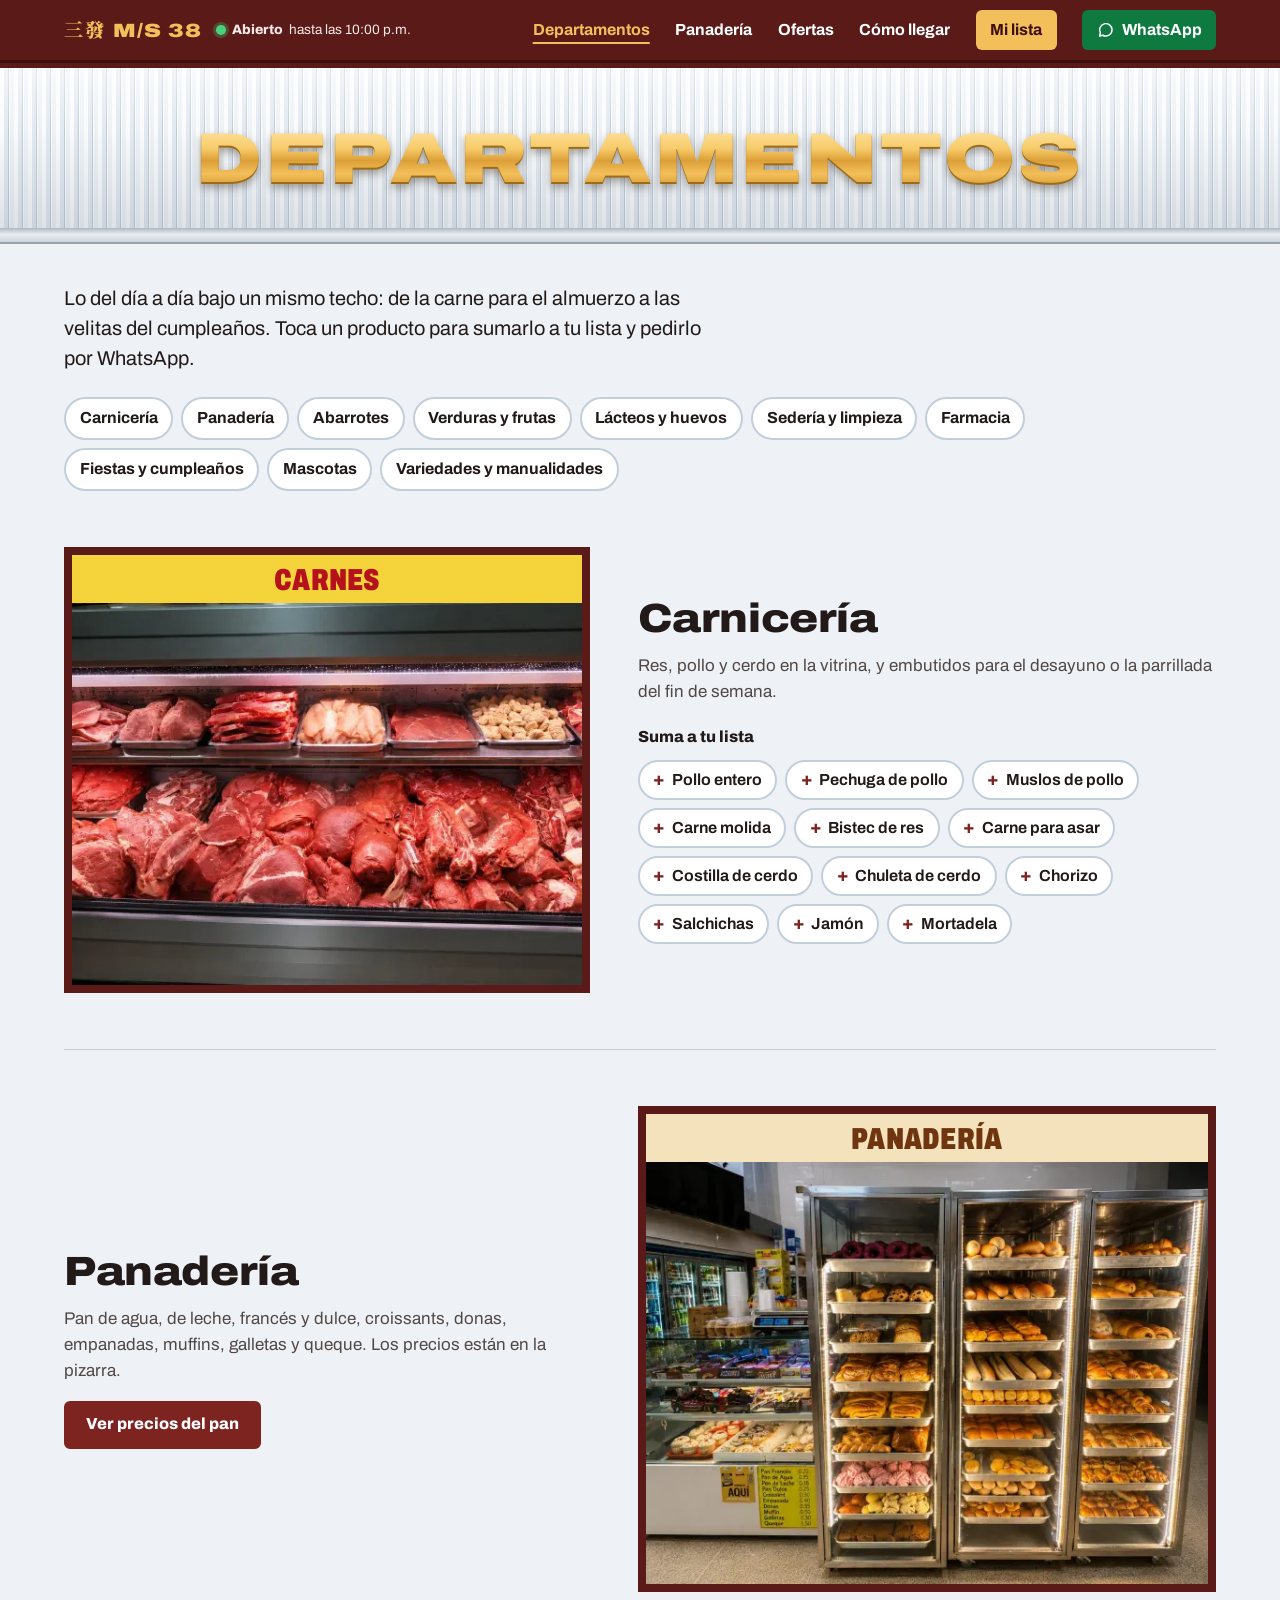
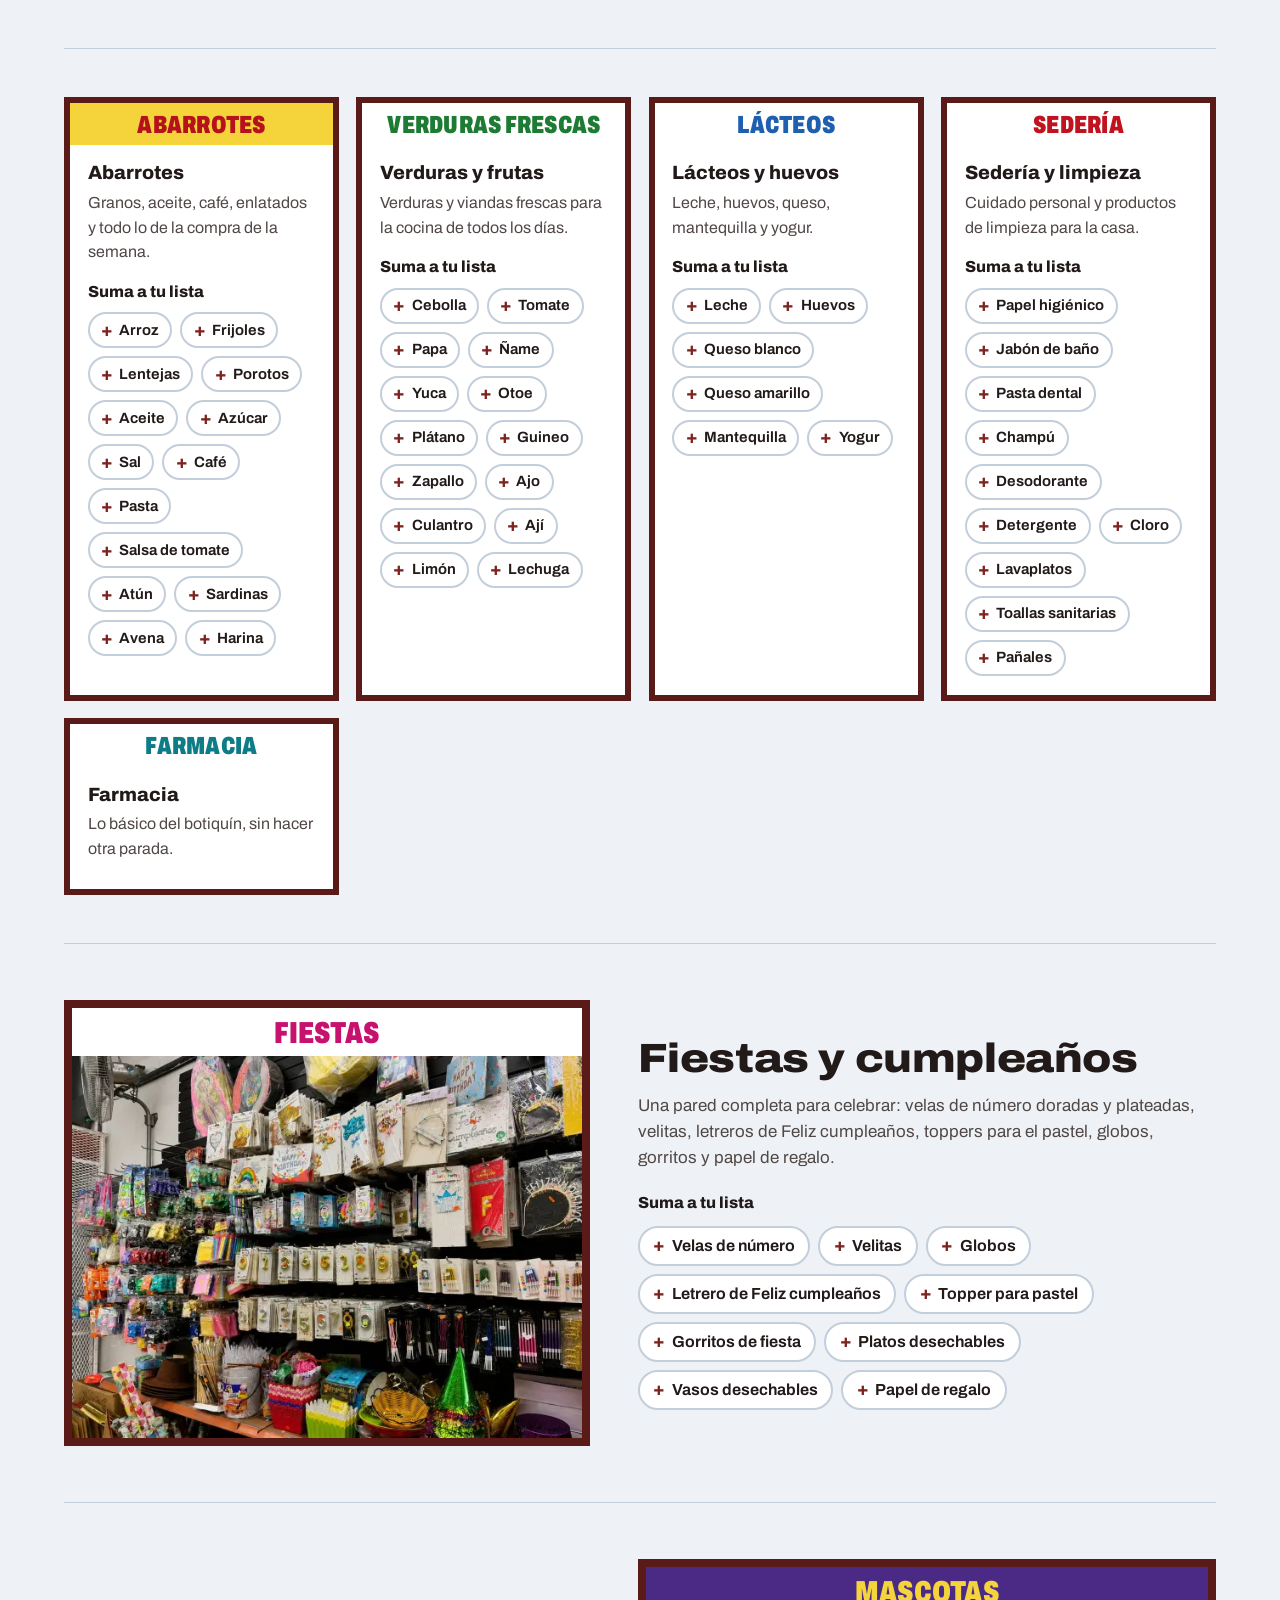
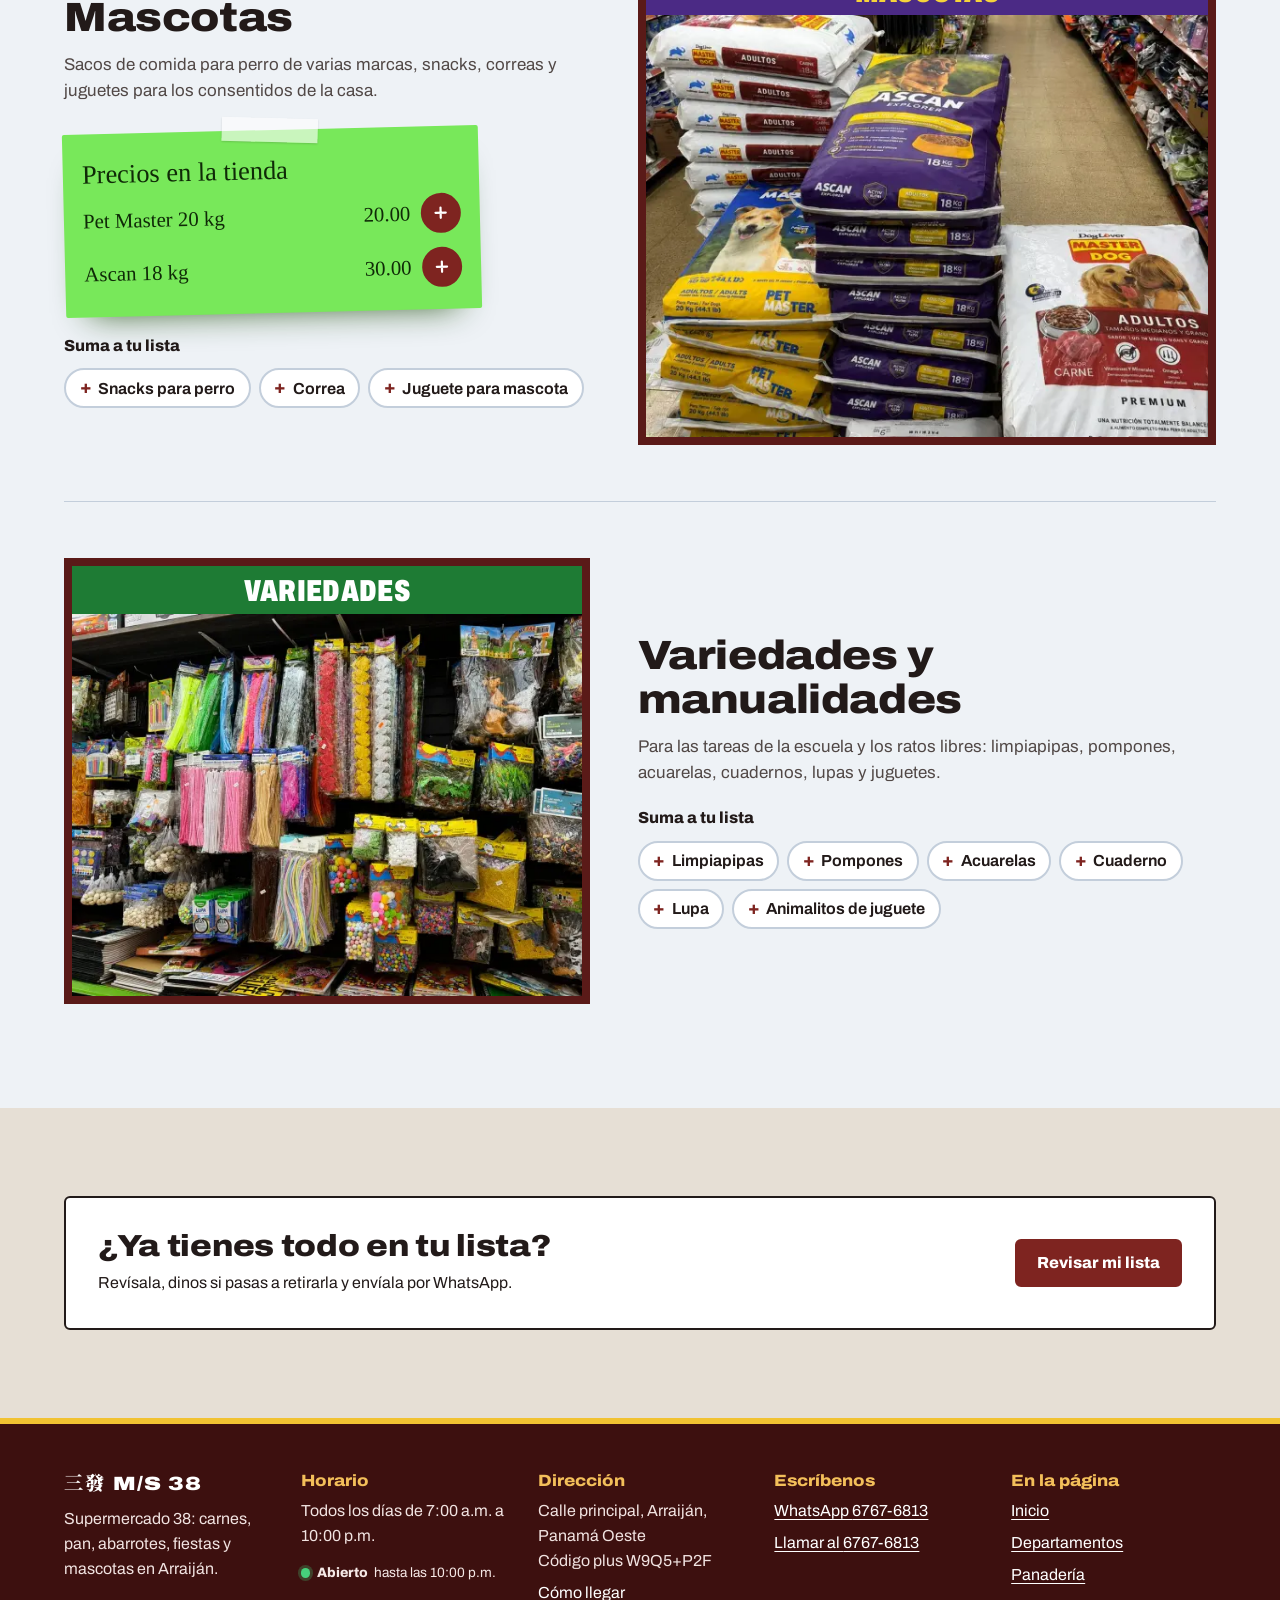
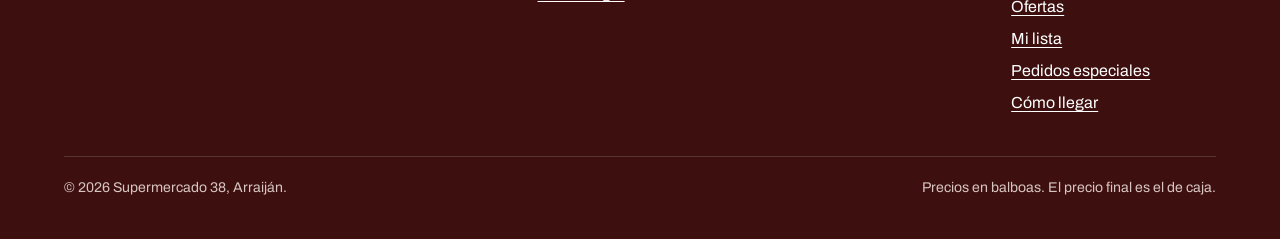
<file: departamentos.html>
<!doctype html>
<html lang="es">
<head>
  <meta charset="utf-8">
  <meta name="viewport" content="width=device-width, initial-scale=1, viewport-fit=cover">
  <title>Departamentos: carnicería, abarrotes, fiestas y mascotas | Supermercado 38</title>
  <meta name="description" content="Lo que encuentras en Supermercado 38, Arraiján: carnicería y embutidos, panadería, abarrotes, verduras, lácteos, sedería, cosas para fiestas, comida para mascotas y variedades.">
  <link rel="canonical" href="https://lulago3003.github.io/supermercado-38/departamentos.html">
  <meta name="theme-color" content="#5a1a18">
  <meta property="og:type" content="website">
  <meta property="og:locale" content="es_PA">
  <meta property="og:site_name" content="Supermercado 38">
  <meta property="og:title" content="Departamentos · Supermercado 38, Arraiján">
  <meta property="og:description" content="Carnicería, panadería, abarrotes, verduras, fiestas, mascotas y variedades bajo un mismo techo.">
  <meta property="og:url" content="https://lulago3003.github.io/supermercado-38/departamentos.html">
  <meta property="og:image" content="https://lulago3003.github.io/supermercado-38/img/og.jpg">
  <meta property="og:image:width" content="1200">
  <meta property="og:image:height" content="630">
  <meta name="twitter:card" content="summary_large_image">
  <link rel="icon" href="favicon.svg" type="image/svg+xml">
  <link rel="apple-touch-icon" href="img/icono-180.png">
  <link rel="preconnect" href="https://fonts.googleapis.com">
  <link rel="preconnect" href="https://fonts.gstatic.com" crossorigin>
  <link rel="stylesheet" href="https://fonts.googleapis.com/css2?family=Archivo:wdth,wght@62..125,400..900&amp;family=Permanent+Marker&amp;display=swap">
  <link rel="stylesheet" href="https://fonts.googleapis.com/css2?family=Noto+Serif+TC:wght@900&amp;display=swap&amp;text=%E4%B8%89%E7%99%BC">
  <link rel="stylesheet" href="styles.css">
  <script src="datos.js" defer></script>
  <script src="script.js" defer></script>
</head>
<body>
  <a class="saltar" href="#contenido">Saltar al contenido</a>

  <header class="cabecera">
    <div class="contenedor cabecera-fila">
      <a class="marca" href="index.html" aria-label="Supermercado 38, página de inicio"><span class="marca-hanzi" lang="zh-Hant">三發</span><span class="marca-ms">M/S 38</span></a>
      <p class="estado" data-estado>Todos los días, 7:00 a.m. a 10:00 p.m.</p>
      <button class="menu-boton" type="button" aria-expanded="false" aria-controls="menu"><svg class="icono" viewBox="0 0 24 24" aria-hidden="true"><path d="M4 7h16M4 12h16M4 17h16"/></svg>Menú</button>
      <nav id="menu" class="menu" aria-label="Principal">
        <a href="departamentos.html">Departamentos</a>
        <a href="panaderia.html">Panadería</a>
        <a href="ofertas.html">Ofertas</a>
        <a href="contacto.html">Cómo llegar</a>
        <a class="menu-lista" href="pedidos.html" data-lista-enlace>Mi lista <span class="contador" data-contador hidden>0</span></a>
        <a class="menu-wa" href="https://wa.me/50767676813?text=Hola%2C%20Supermercado%2038.%20Les%20escribo%20desde%20la%20p%C3%A1gina%20web." target="_blank" rel="noopener" data-wa-menu><svg class="icono" viewBox="0 0 24 24" aria-hidden="true"><path d="M20.5 12a8.5 8.5 0 0 1-12.6 7.45L3.5 20.5l1.1-4.2A8.5 8.5 0 1 1 20.5 12z"/></svg>WhatsApp</a>
      </nav>
    </div>
  </header>

  <main id="contenido">
    <section class="letrero-pagina" aria-labelledby="titulo">
      <div class="lamina"><div class="contenedor lamina-contenido"><h1 id="titulo" class="letrero-titulo">Departamentos</h1></div></div>
      <div class="alero" aria-hidden="true"></div>
    </section>

    <div class="contenedor intro">
      <p>Lo del día a día bajo un mismo techo: de la carne para el almuerzo a las velitas del cumpleaños. Toca un producto para sumarlo a tu lista y pedirlo por WhatsApp.</p>
      <nav class="indice" aria-label="Ir a un departamento" data-indice>
        <a href="#carniceria">Carnicería</a>
        <a href="#panaderia">Panadería</a>
        <a href="#abarrotes">Abarrotes y más</a>
        <a href="#fiestas">Fiestas</a>
        <a href="#mascotas">Mascotas</a>
        <a href="#variedades">Variedades</a>
      </nav>
    </div>

    <div class="contenedor seccion-deptos" data-secciones>
      <noscript><p class="vacio">Para ver los departamentos activa JavaScript o escríbenos por WhatsApp al 6767-6813.</p></noscript>
    </div>

    <section class="seccion seccion-arena" aria-labelledby="t-lista">
      <div class="contenedor especial">
        <div>
          <h2 id="t-lista">¿Ya tienes todo en tu lista?</h2>
          <p>Revísala, dinos si pasas a retirarla y envíala por WhatsApp.</p>
        </div>
        <a class="boton" href="pedidos.html#tu-lista">Revisar mi lista</a>
      </div>
    </section>
  </main>

  <footer class="pie">
    <div class="contenedor">
      <div class="pie-grid">
        <div>
          <a class="marca" href="index.html" aria-label="Supermercado 38, página de inicio"><span class="marca-hanzi" lang="zh-Hant">三發</span><span class="marca-ms">M/S 38</span></a>
          <p>Supermercado 38: carnes, pan, abarrotes, fiestas y mascotas en Arraiján.</p>
        </div>
        <div>
          <h2>Horario</h2>
          <p class="mayuscula" data-horario-resumen>Todos los días de 7:00 a.m. a 10:00 p.m.</p>
          <p class="estado" data-estado></p>
        </div>
        <div>
          <h2>Dirección</h2>
          <p><span data-direccion>Calle principal, Arraiján, Panamá Oeste</span><br>Código plus <span data-codigo-plus>W9Q5+P2F</span></p>
          <p><a href="contacto.html">Cómo llegar</a></p>
        </div>
        <div>
          <h2>Escríbenos</h2>
          <div class="pie-enlaces">
            <a href="https://wa.me/50767676813?text=Hola%2C%20Supermercado%2038.%20Les%20escribo%20desde%20la%20p%C3%A1gina%20web." target="_blank" rel="noopener" data-wa-menu>WhatsApp <span data-tel>6767-6813</span></a>
            <a href="tel:+50767676813">Llamar al <span data-tel>6767-6813</span></a>
          </div>
        </div>
        <div>
          <h2>En la página</h2>
          <nav class="pie-enlaces" aria-label="Todas las páginas">
            <a href="index.html">Inicio</a>
            <a href="departamentos.html">Departamentos</a>
            <a href="panaderia.html">Panadería</a>
            <a href="ofertas.html">Ofertas</a>
            <a href="pedidos.html">Mi lista</a>
            <a href="cotizacion.html">Pedidos especiales</a>
            <a href="contacto.html">Cómo llegar</a>
          </nav>
        </div>
      </div>
      <div class="pie-final">
        <p>© <span data-anio>2026</span> Supermercado 38, Arraiján.</p>
        <p>Precios en balboas. El precio final es el de caja.</p>
      </div>
    </div>
  </footer>

  <nav class="barra-movil" aria-label="Acciones rápidas">
    <a class="barra-wa" href="https://wa.me/50767676813?text=Hola%2C%20Supermercado%2038.%20Les%20escribo%20desde%20la%20p%C3%A1gina%20web." target="_blank" rel="noopener" data-wa-menu><svg class="icono" viewBox="0 0 24 24" aria-hidden="true"><path d="M20.5 12a8.5 8.5 0 0 1-12.6 7.45L3.5 20.5l1.1-4.2A8.5 8.5 0 1 1 20.5 12z"/></svg>WhatsApp</a>
    <a href="tel:+50767676813"><svg class="icono" viewBox="0 0 24 24" aria-hidden="true"><path d="M6.6 3.5h2.6l1.6 4.3-2 1.3a12 12 0 0 0 6.1 6.1l1.3-2 4.3 1.6v2.6a2 2 0 0 1-2.2 2A17 17 0 0 1 4.6 5.7a2 2 0 0 1 2-2.2z"/></svg>Llamar</a>
    <a href="contacto.html"><svg class="icono" viewBox="0 0 24 24" aria-hidden="true"><path d="M12 21s-6.5-5.9-6.5-11a6.5 6.5 0 0 1 13 0c0 5.1-6.5 11-6.5 11z"/><circle cx="12" cy="10" r="2.4"/></svg>Cómo llegar</a>
    <a href="pedidos.html#tu-lista" data-lista-enlace><svg class="icono" viewBox="0 0 24 24" aria-hidden="true"><path d="M3.5 9.5h17l-1.7 8.7a2 2 0 0 1-2 1.6H7.2a2 2 0 0 1-2-1.6z"/><path d="M8.5 9.5l3-5.5M15.5 9.5l-3-5.5M9.5 13.5v3M14.5 13.5v3"/></svg>Mi lista <span class="contador" data-contador hidden>0</span></a>
  </nav>
</body>
</html>
</file>
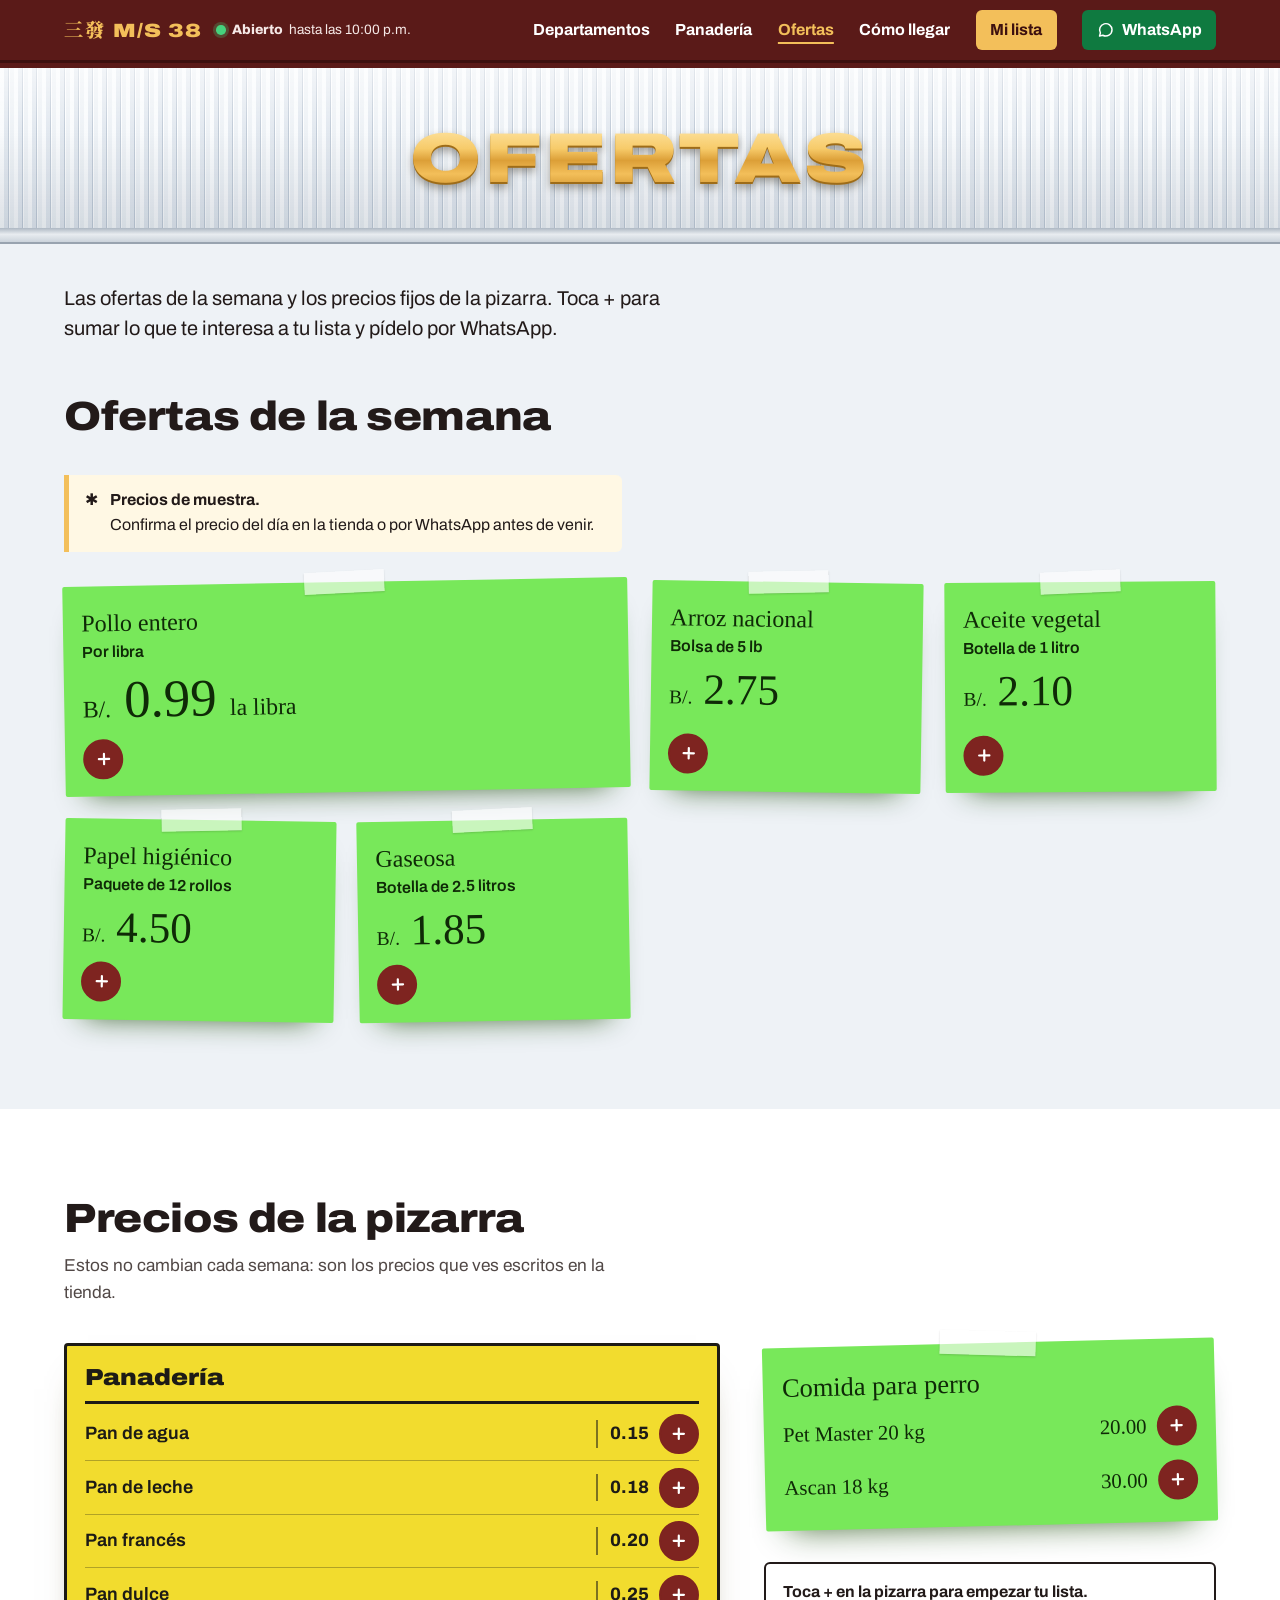
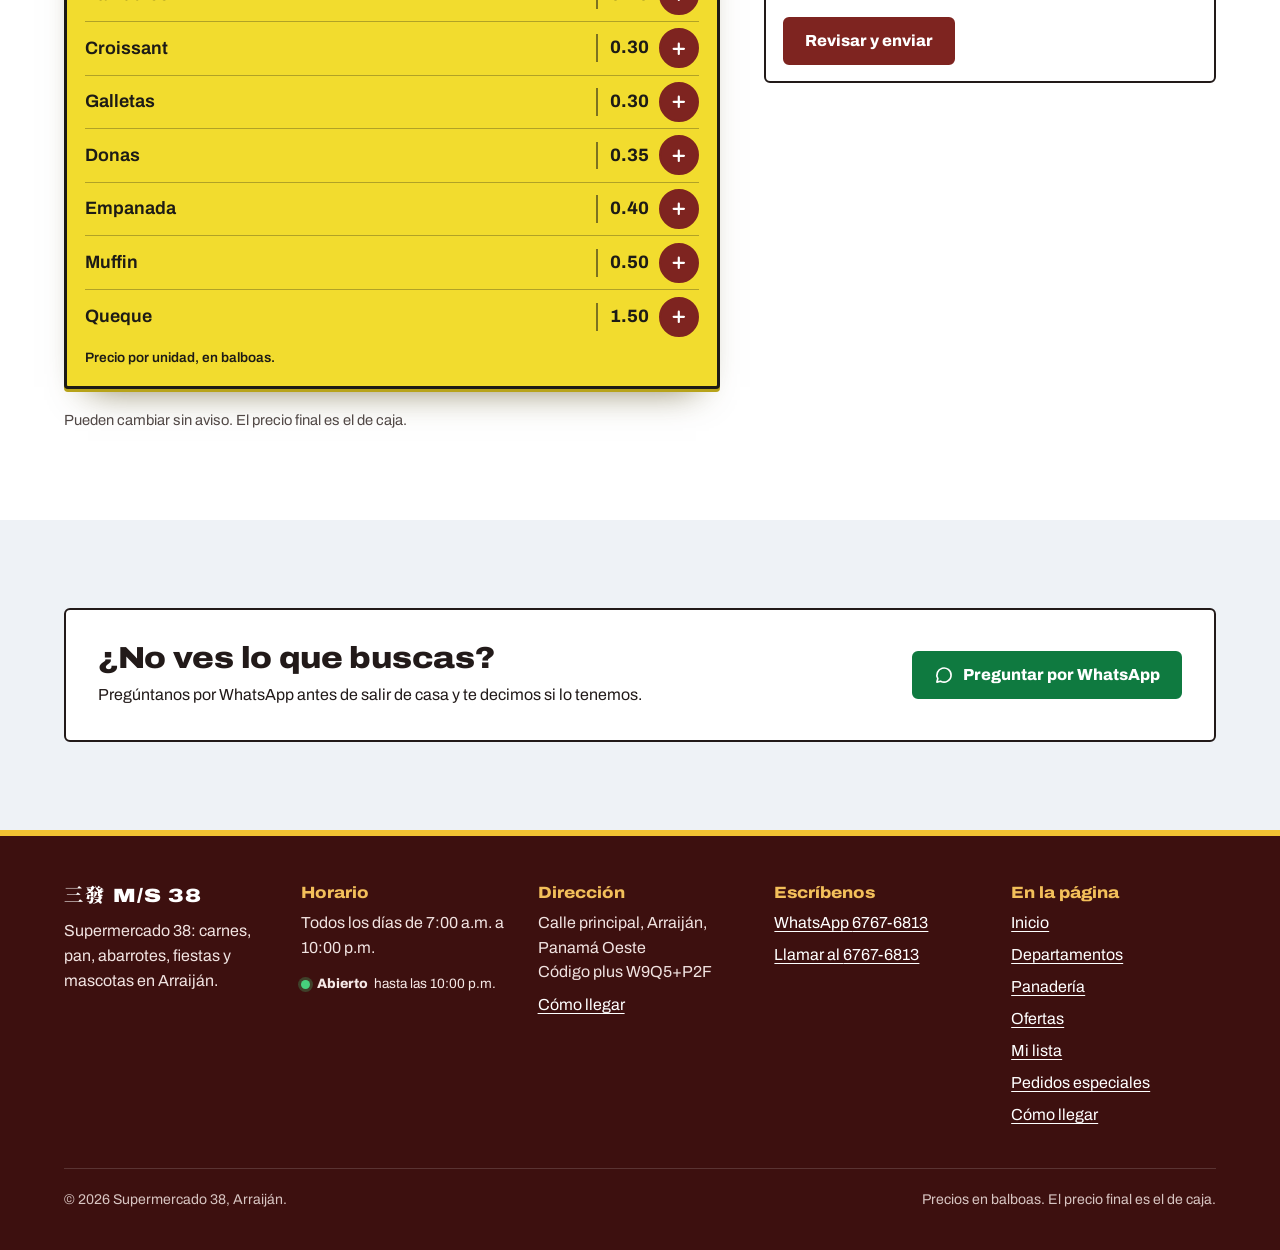
<file: ofertas.html>
<!doctype html>
<html lang="es">
<head>
  <meta charset="utf-8">
  <meta name="viewport" content="width=device-width, initial-scale=1, viewport-fit=cover">
  <title>Ofertas de la semana | Supermercado 38, Arraiján</title>
  <meta name="description" content="Ofertas de la semana y precios de pizarra de Supermercado 38 en Arraiján. Suma los productos a tu lista y pídelos por WhatsApp al 6767-6813.">
  <link rel="canonical" href="https://lulago3003.github.io/supermercado-38/ofertas.html">
  <meta name="theme-color" content="#5a1a18">
  <meta property="og:type" content="website">
  <meta property="og:locale" content="es_PA">
  <meta property="og:site_name" content="Supermercado 38">
  <meta property="og:title" content="Ofertas de la semana · Supermercado 38, Arraiján">
  <meta property="og:description" content="Mira las ofertas de la semana y los precios de la pizarra. Pide por WhatsApp.">
  <meta property="og:url" content="https://lulago3003.github.io/supermercado-38/ofertas.html">
  <meta property="og:image" content="https://lulago3003.github.io/supermercado-38/img/og.jpg">
  <meta property="og:image:width" content="1200">
  <meta property="og:image:height" content="630">
  <meta name="twitter:card" content="summary_large_image">
  <link rel="icon" href="favicon.svg" type="image/svg+xml">
  <link rel="apple-touch-icon" href="img/icono-180.png">
  <link rel="preconnect" href="https://fonts.googleapis.com">
  <link rel="preconnect" href="https://fonts.gstatic.com" crossorigin>
  <link rel="stylesheet" href="https://fonts.googleapis.com/css2?family=Archivo:wdth,wght@62..125,400..900&amp;family=Permanent+Marker&amp;display=swap">
  <link rel="stylesheet" href="https://fonts.googleapis.com/css2?family=Noto+Serif+TC:wght@900&amp;display=swap&amp;text=%E4%B8%89%E7%99%BC">
  <link rel="stylesheet" href="styles.css">
  <script src="datos.js" defer></script>
  <script src="script.js" defer></script>
</head>
<body>
  <a class="saltar" href="#contenido">Saltar al contenido</a>

  <header class="cabecera">
    <div class="contenedor cabecera-fila">
      <a class="marca" href="index.html" aria-label="Supermercado 38, página de inicio"><span class="marca-hanzi" lang="zh-Hant">三發</span><span class="marca-ms">M/S 38</span></a>
      <p class="estado" data-estado>Todos los días, 7:00 a.m. a 10:00 p.m.</p>
      <button class="menu-boton" type="button" aria-expanded="false" aria-controls="menu"><svg class="icono" viewBox="0 0 24 24" aria-hidden="true"><path d="M4 7h16M4 12h16M4 17h16"/></svg>Menú</button>
      <nav id="menu" class="menu" aria-label="Principal">
        <a href="departamentos.html">Departamentos</a>
        <a href="panaderia.html">Panadería</a>
        <a href="ofertas.html">Ofertas</a>
        <a href="contacto.html">Cómo llegar</a>
        <a class="menu-lista" href="pedidos.html" data-lista-enlace>Mi lista <span class="contador" data-contador hidden>0</span></a>
        <a class="menu-wa" href="https://wa.me/50767676813?text=Hola%2C%20Supermercado%2038.%20Les%20escribo%20desde%20la%20p%C3%A1gina%20web." target="_blank" rel="noopener" data-wa-menu><svg class="icono" viewBox="0 0 24 24" aria-hidden="true"><path d="M20.5 12a8.5 8.5 0 0 1-12.6 7.45L3.5 20.5l1.1-4.2A8.5 8.5 0 1 1 20.5 12z"/></svg>WhatsApp</a>
      </nav>
    </div>
  </header>

  <main id="contenido">
    <section class="letrero-pagina" aria-labelledby="titulo">
      <div class="lamina"><div class="contenedor lamina-contenido"><h1 id="titulo" class="letrero-titulo">Ofertas</h1></div></div>
      <div class="alero" aria-hidden="true"></div>
    </section>

    <div class="contenedor intro">
      <p>Las ofertas de la semana y los precios fijos de la pizarra. Toca + para sumar lo que te interesa a tu lista y pídelo por WhatsApp.</p>
    </div>

    <section class="seccion" aria-labelledby="t-semana">
      <div class="contenedor">
        <div class="encabezado"><h2 id="t-semana">Ofertas de la semana</h2></div>
        <p class="aviso" data-ofertas-nota></p>
        <div class="ofertas" data-ofertas></div>
        <noscript><p class="vacio">Para ver las ofertas activa JavaScript o pregúntalas por WhatsApp al <span data-tel>6767-6813</span>.</p></noscript>
      </div>
    </section>

    <section class="seccion seccion-blanca" aria-labelledby="t-pizarra">
      <div class="contenedor">
        <div class="encabezado">
          <h2 id="t-pizarra">Precios de la pizarra</h2>
          <p>Estos no cambian cada semana: son los precios que ves escritos en la tienda.</p>
        </div>
        <div class="pizarras">
          <div class="pizarra" data-pizarra="panaderia">
            <h3 class="pizarra-titulo">Panadería</h3>
            <ul class="pizarra-lista"></ul>
            <p class="pizarra-pie">Precio por unidad, en balboas.</p>
          </div>
          <div class="pizarras-lado">
            <div class="cartulina" data-pizarra="mascotas">
              <h3 class="pizarra-titulo">Comida para perro</h3>
              <ul class="pizarra-lista"></ul>
            </div>
            <div class="bolsa" data-resumen>
              <p data-resumen-texto>Toca + para empezar tu lista.</p>
              <a class="boton" href="pedidos.html#tu-lista">Revisar y enviar</a>
            </div>
          </div>
        </div>
        <p class="nota">Pueden cambiar sin aviso. El precio final es el de caja.</p>
      </div>
    </section>

    <section class="seccion" aria-labelledby="t-buscas">
      <div class="contenedor especial">
        <div>
          <h2 id="t-buscas">¿No ves lo que buscas?</h2>
          <p>Pregúntanos por WhatsApp antes de salir de casa y te decimos si lo tenemos.</p>
        </div>
        <a class="boton boton-wa" href="https://wa.me/50767676813?text=Hola%2C%20Supermercado%2038.%20%C2%BFTienen%20" target="_blank" rel="noopener"><svg class="icono" viewBox="0 0 24 24" aria-hidden="true"><path d="M20.5 12a8.5 8.5 0 0 1-12.6 7.45L3.5 20.5l1.1-4.2A8.5 8.5 0 1 1 20.5 12z"/></svg>Preguntar por WhatsApp</a>
      </div>
    </section>
  </main>

  <footer class="pie">
    <div class="contenedor">
      <div class="pie-grid">
        <div>
          <a class="marca" href="index.html" aria-label="Supermercado 38, página de inicio"><span class="marca-hanzi" lang="zh-Hant">三發</span><span class="marca-ms">M/S 38</span></a>
          <p>Supermercado 38: carnes, pan, abarrotes, fiestas y mascotas en Arraiján.</p>
        </div>
        <div>
          <h2>Horario</h2>
          <p class="mayuscula" data-horario-resumen>Todos los días de 7:00 a.m. a 10:00 p.m.</p>
          <p class="estado" data-estado></p>
        </div>
        <div>
          <h2>Dirección</h2>
          <p><span data-direccion>Calle principal, Arraiján, Panamá Oeste</span><br>Código plus <span data-codigo-plus>W9Q5+P2F</span></p>
          <p><a href="contacto.html">Cómo llegar</a></p>
        </div>
        <div>
          <h2>Escríbenos</h2>
          <div class="pie-enlaces">
            <a href="https://wa.me/50767676813?text=Hola%2C%20Supermercado%2038.%20Les%20escribo%20desde%20la%20p%C3%A1gina%20web." target="_blank" rel="noopener" data-wa-menu>WhatsApp <span data-tel>6767-6813</span></a>
            <a href="tel:+50767676813">Llamar al <span data-tel>6767-6813</span></a>
          </div>
        </div>
        <div>
          <h2>En la página</h2>
          <nav class="pie-enlaces" aria-label="Todas las páginas">
            <a href="index.html">Inicio</a>
            <a href="departamentos.html">Departamentos</a>
            <a href="panaderia.html">Panadería</a>
            <a href="ofertas.html">Ofertas</a>
            <a href="pedidos.html">Mi lista</a>
            <a href="cotizacion.html">Pedidos especiales</a>
            <a href="contacto.html">Cómo llegar</a>
          </nav>
        </div>
      </div>
      <div class="pie-final">
        <p>© <span data-anio>2026</span> Supermercado 38, Arraiján.</p>
        <p>Precios en balboas. El precio final es el de caja.</p>
      </div>
    </div>
  </footer>

  <nav class="barra-movil" aria-label="Acciones rápidas">
    <a class="barra-wa" href="https://wa.me/50767676813?text=Hola%2C%20Supermercado%2038.%20Les%20escribo%20desde%20la%20p%C3%A1gina%20web." target="_blank" rel="noopener" data-wa-menu><svg class="icono" viewBox="0 0 24 24" aria-hidden="true"><path d="M20.5 12a8.5 8.5 0 0 1-12.6 7.45L3.5 20.5l1.1-4.2A8.5 8.5 0 1 1 20.5 12z"/></svg>WhatsApp</a>
    <a href="tel:+50767676813"><svg class="icono" viewBox="0 0 24 24" aria-hidden="true"><path d="M6.6 3.5h2.6l1.6 4.3-2 1.3a12 12 0 0 0 6.1 6.1l1.3-2 4.3 1.6v2.6a2 2 0 0 1-2.2 2A17 17 0 0 1 4.6 5.7a2 2 0 0 1 2-2.2z"/></svg>Llamar</a>
    <a href="contacto.html"><svg class="icono" viewBox="0 0 24 24" aria-hidden="true"><path d="M12 21s-6.5-5.9-6.5-11a6.5 6.5 0 0 1 13 0c0 5.1-6.5 11-6.5 11z"/><circle cx="12" cy="10" r="2.4"/></svg>Cómo llegar</a>
    <a href="pedidos.html#tu-lista" data-lista-enlace><svg class="icono" viewBox="0 0 24 24" aria-hidden="true"><path d="M3.5 9.5h17l-1.7 8.7a2 2 0 0 1-2 1.6H7.2a2 2 0 0 1-2-1.6z"/><path d="M8.5 9.5l3-5.5M15.5 9.5l-3-5.5M9.5 13.5v3M14.5 13.5v3"/></svg>Mi lista <span class="contador" data-contador hidden>0</span></a>
  </nav>
</body>
</html>
</file>
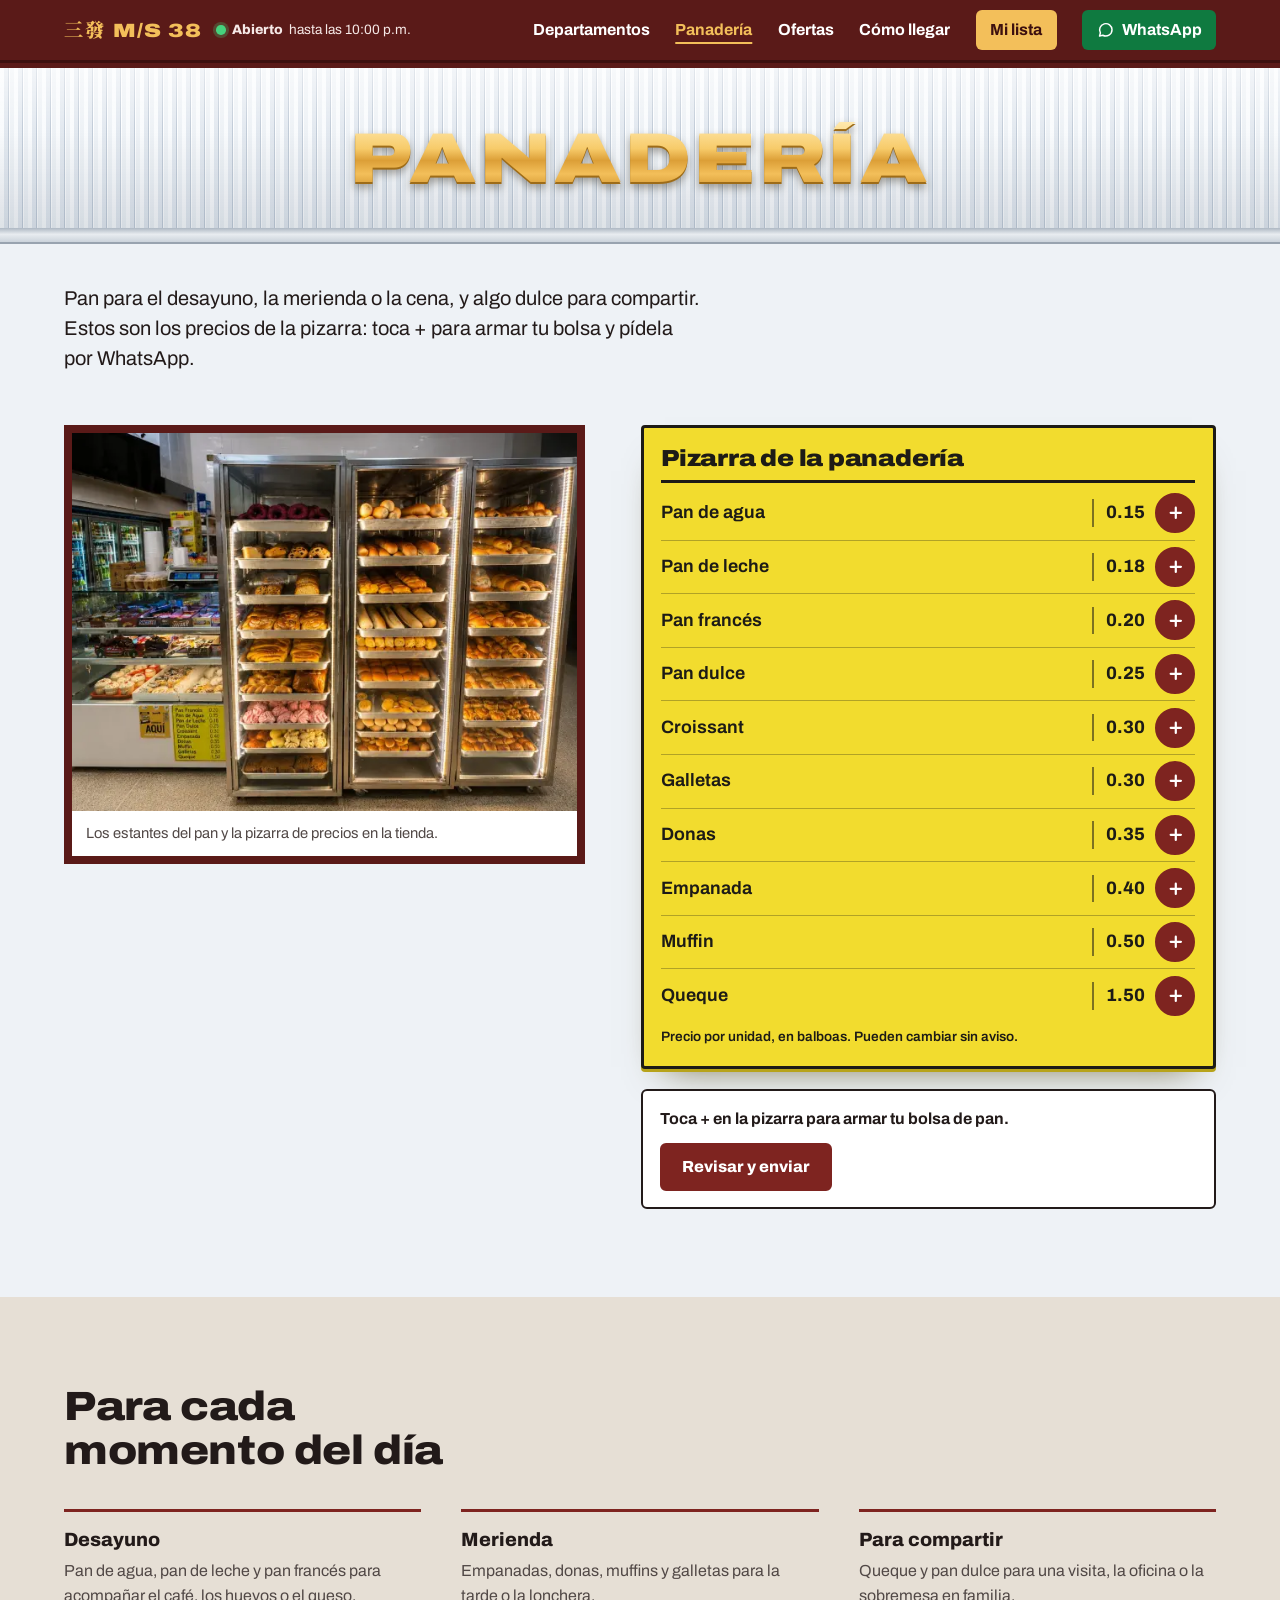
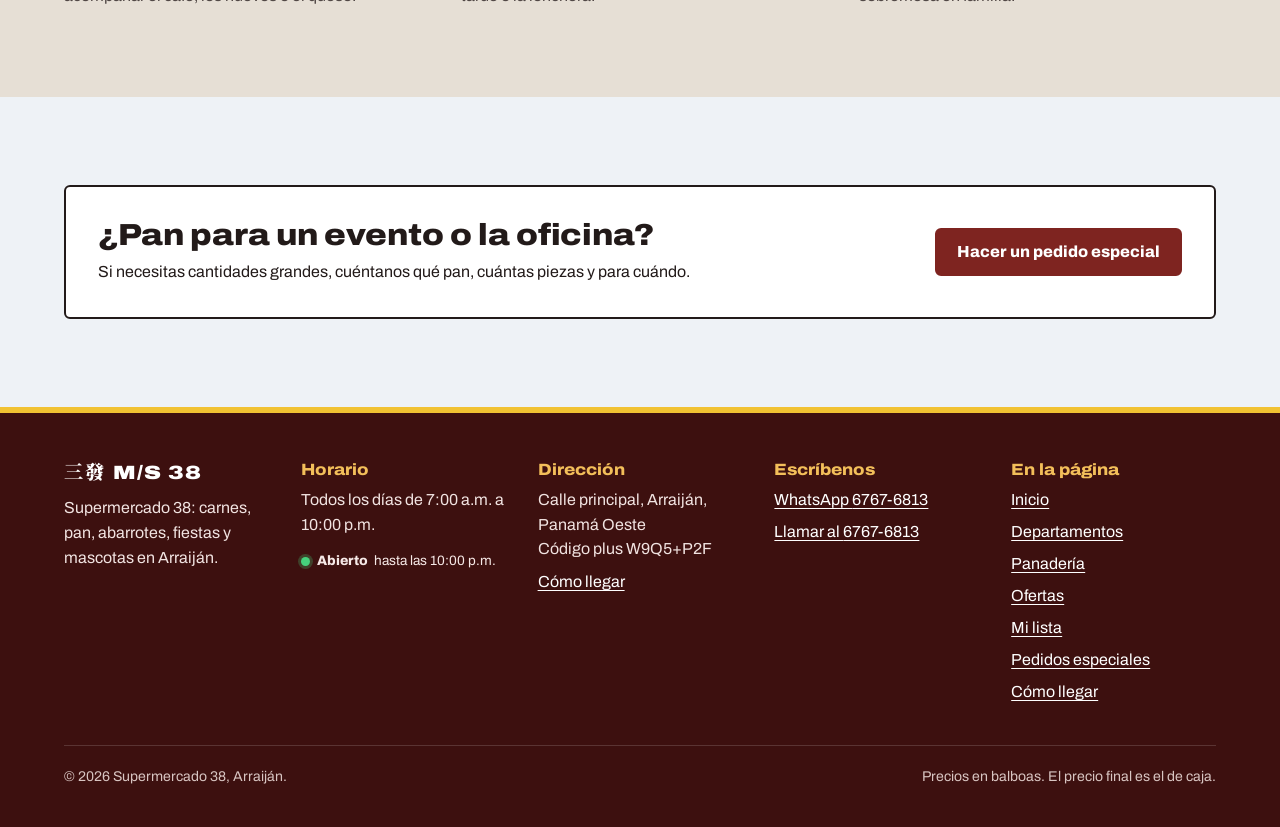
<file: panaderia.html>
<!doctype html>
<html lang="es">
<head>
  <meta charset="utf-8">
  <meta name="viewport" content="width=device-width, initial-scale=1, viewport-fit=cover">
  <title>Panadería y precios del pan | Supermercado 38, Arraiján</title>
  <meta name="description" content="Precios de la panadería de Supermercado 38 en Arraiján: pan de agua B/. 0.15, pan de leche, pan francés, croissant, donas, empanadas, muffins y queque. Arma tu bolsa y pídela por WhatsApp.">
  <link rel="canonical" href="https://lulago3003.github.io/supermercado-38/panaderia.html">
  <meta name="theme-color" content="#5a1a18">
  <meta property="og:type" content="website">
  <meta property="og:locale" content="es_PA">
  <meta property="og:site_name" content="Supermercado 38">
  <meta property="og:title" content="Panadería · Supermercado 38, Arraiján">
  <meta property="og:description" content="Pan de agua, de leche, francés y dulce, croissants, donas, empanadas, muffins y queque. Mira los precios de la pizarra.">
  <meta property="og:url" content="https://lulago3003.github.io/supermercado-38/panaderia.html">
  <meta property="og:image" content="https://lulago3003.github.io/supermercado-38/img/panaderia.jpg">
  <meta name="twitter:card" content="summary_large_image">
  <link rel="icon" href="favicon.svg" type="image/svg+xml">
  <link rel="apple-touch-icon" href="img/icono-180.png">
  <link rel="preconnect" href="https://fonts.googleapis.com">
  <link rel="preconnect" href="https://fonts.gstatic.com" crossorigin>
  <link rel="stylesheet" href="https://fonts.googleapis.com/css2?family=Archivo:wdth,wght@62..125,400..900&amp;family=Permanent+Marker&amp;display=swap">
  <link rel="stylesheet" href="https://fonts.googleapis.com/css2?family=Noto+Serif+TC:wght@900&amp;display=swap&amp;text=%E4%B8%89%E7%99%BC">
  <link rel="stylesheet" href="styles.css">
  <script src="datos.js" defer></script>
  <script src="script.js" defer></script>
</head>
<body>
  <a class="saltar" href="#contenido">Saltar al contenido</a>

  <header class="cabecera">
    <div class="contenedor cabecera-fila">
      <a class="marca" href="index.html" aria-label="Supermercado 38, página de inicio"><span class="marca-hanzi" lang="zh-Hant">三發</span><span class="marca-ms">M/S 38</span></a>
      <p class="estado" data-estado>Todos los días, 7:00 a.m. a 10:00 p.m.</p>
      <button class="menu-boton" type="button" aria-expanded="false" aria-controls="menu"><svg class="icono" viewBox="0 0 24 24" aria-hidden="true"><path d="M4 7h16M4 12h16M4 17h16"/></svg>Menú</button>
      <nav id="menu" class="menu" aria-label="Principal">
        <a href="departamentos.html">Departamentos</a>
        <a href="panaderia.html">Panadería</a>
        <a href="ofertas.html">Ofertas</a>
        <a href="contacto.html">Cómo llegar</a>
        <a class="menu-lista" href="pedidos.html" data-lista-enlace>Mi lista <span class="contador" data-contador hidden>0</span></a>
        <a class="menu-wa" href="https://wa.me/50767676813?text=Hola%2C%20Supermercado%2038.%20Les%20escribo%20desde%20la%20p%C3%A1gina%20web." target="_blank" rel="noopener" data-wa-menu><svg class="icono" viewBox="0 0 24 24" aria-hidden="true"><path d="M20.5 12a8.5 8.5 0 0 1-12.6 7.45L3.5 20.5l1.1-4.2A8.5 8.5 0 1 1 20.5 12z"/></svg>WhatsApp</a>
      </nav>
    </div>
  </header>

  <main id="contenido">
    <section class="letrero-pagina" aria-labelledby="titulo">
      <div class="lamina"><div class="contenedor lamina-contenido"><h1 id="titulo" class="letrero-titulo">Panadería</h1></div></div>
      <div class="alero" aria-hidden="true"></div>
    </section>

    <div class="contenedor intro">
      <p>Pan para el desayuno, la merienda o la cena, y algo dulce para compartir. Estos son los precios de la pizarra: toca + para armar tu bolsa y pídela por WhatsApp.</p>
    </div>

    <section class="seccion" aria-label="Precios del pan">
      <div class="contenedor panaderia-grid">
        <figure class="foto-marco">
          <picture>
            <source type="image/webp" srcset="img/web/panaderia-600.webp 600w, img/web/panaderia-1200.webp 1200w" sizes="(min-width: 900px) 34rem, 100vw">
            <img src="img/panaderia.jpg" alt="Estantes de acero con pan de agua, pan de leche, croissants, donas y queques, y la pizarra amarilla de precios" width="1448" height="1086" decoding="async">
          </picture>
          <figcaption>Los estantes del pan y la pizarra de precios en la tienda.</figcaption>
        </figure>
        <div>
          <div class="pizarra" data-pizarra="panaderia">
            <h2 class="pizarra-titulo">Pizarra de la panadería</h2>
            <ul class="pizarra-lista"></ul>
            <p class="pizarra-pie">Precio por unidad, en balboas. Pueden cambiar sin aviso.</p>
          </div>
          <noscript><p class="nota">Pan de agua 0.15 · Pan de leche 0.18 · Pan francés 0.20 · Pan dulce 0.25 · Croissant 0.30 · Galletas 0.30 · Donas 0.35 · Empanada 0.40 · Muffin 0.50 · Queque 1.50</p></noscript>
          <div class="bolsa" data-bolsa>
            <p data-bolsa-texto>Toca + en la pizarra para armar tu bolsa de pan.</p>
            <a class="boton" href="pedidos.html#tu-lista">Revisar y enviar</a>
          </div>
        </div>
      </div>
    </section>

    <section class="seccion seccion-arena" aria-labelledby="t-momentos">
      <div class="contenedor">
        <div class="encabezado">
          <h2 id="t-momentos">Para cada momento del día</h2>
        </div>
        <div class="momentos">
          <article>
            <h3>Desayuno</h3>
            <p>Pan de agua, pan de leche y pan francés para acompañar el café, los huevos o el queso.</p>
          </article>
          <article>
            <h3>Merienda</h3>
            <p>Empanadas, donas, muffins y galletas para la tarde o la lonchera.</p>
          </article>
          <article>
            <h3>Para compartir</h3>
            <p>Queque y pan dulce para una visita, la oficina o la sobremesa en familia.</p>
          </article>
        </div>
      </div>
    </section>

    <section class="seccion" aria-labelledby="t-especial">
      <div class="contenedor especial">
        <div>
          <h2 id="t-especial">¿Pan para un evento o la oficina?</h2>
          <p>Si necesitas cantidades grandes, cuéntanos qué pan, cuántas piezas y para cuándo.</p>
        </div>
        <a class="boton" href="cotizacion.html?kit=Pan%20para%20un%20evento">Hacer un pedido especial</a>
      </div>
    </section>
  </main>

  <footer class="pie">
    <div class="contenedor">
      <div class="pie-grid">
        <div>
          <a class="marca" href="index.html" aria-label="Supermercado 38, página de inicio"><span class="marca-hanzi" lang="zh-Hant">三發</span><span class="marca-ms">M/S 38</span></a>
          <p>Supermercado 38: carnes, pan, abarrotes, fiestas y mascotas en Arraiján.</p>
        </div>
        <div>
          <h2>Horario</h2>
          <p class="mayuscula" data-horario-resumen>Todos los días de 7:00 a.m. a 10:00 p.m.</p>
          <p class="estado" data-estado></p>
        </div>
        <div>
          <h2>Dirección</h2>
          <p><span data-direccion>Calle principal, Arraiján, Panamá Oeste</span><br>Código plus <span data-codigo-plus>W9Q5+P2F</span></p>
          <p><a href="contacto.html">Cómo llegar</a></p>
        </div>
        <div>
          <h2>Escríbenos</h2>
          <div class="pie-enlaces">
            <a href="https://wa.me/50767676813?text=Hola%2C%20Supermercado%2038.%20Les%20escribo%20desde%20la%20p%C3%A1gina%20web." target="_blank" rel="noopener" data-wa-menu>WhatsApp <span data-tel>6767-6813</span></a>
            <a href="tel:+50767676813">Llamar al <span data-tel>6767-6813</span></a>
          </div>
        </div>
        <div>
          <h2>En la página</h2>
          <nav class="pie-enlaces" aria-label="Todas las páginas">
            <a href="index.html">Inicio</a>
            <a href="departamentos.html">Departamentos</a>
            <a href="panaderia.html">Panadería</a>
            <a href="ofertas.html">Ofertas</a>
            <a href="pedidos.html">Mi lista</a>
            <a href="cotizacion.html">Pedidos especiales</a>
            <a href="contacto.html">Cómo llegar</a>
          </nav>
        </div>
      </div>
      <div class="pie-final">
        <p>© <span data-anio>2026</span> Supermercado 38, Arraiján.</p>
        <p>Precios en balboas. El precio final es el de caja.</p>
      </div>
    </div>
  </footer>

  <nav class="barra-movil" aria-label="Acciones rápidas">
    <a class="barra-wa" href="https://wa.me/50767676813?text=Hola%2C%20Supermercado%2038.%20Les%20escribo%20desde%20la%20p%C3%A1gina%20web." target="_blank" rel="noopener" data-wa-menu><svg class="icono" viewBox="0 0 24 24" aria-hidden="true"><path d="M20.5 12a8.5 8.5 0 0 1-12.6 7.45L3.5 20.5l1.1-4.2A8.5 8.5 0 1 1 20.5 12z"/></svg>WhatsApp</a>
    <a href="tel:+50767676813"><svg class="icono" viewBox="0 0 24 24" aria-hidden="true"><path d="M6.6 3.5h2.6l1.6 4.3-2 1.3a12 12 0 0 0 6.1 6.1l1.3-2 4.3 1.6v2.6a2 2 0 0 1-2.2 2A17 17 0 0 1 4.6 5.7a2 2 0 0 1 2-2.2z"/></svg>Llamar</a>
    <a href="contacto.html"><svg class="icono" viewBox="0 0 24 24" aria-hidden="true"><path d="M12 21s-6.5-5.9-6.5-11a6.5 6.5 0 0 1 13 0c0 5.1-6.5 11-6.5 11z"/><circle cx="12" cy="10" r="2.4"/></svg>Cómo llegar</a>
    <a href="pedidos.html#tu-lista" data-lista-enlace><svg class="icono" viewBox="0 0 24 24" aria-hidden="true"><path d="M3.5 9.5h17l-1.7 8.7a2 2 0 0 1-2 1.6H7.2a2 2 0 0 1-2-1.6z"/><path d="M8.5 9.5l3-5.5M15.5 9.5l-3-5.5M9.5 13.5v3M14.5 13.5v3"/></svg>Mi lista <span class="contador" data-contador hidden>0</span></a>
  </nav>
</body>
</html>
</file>
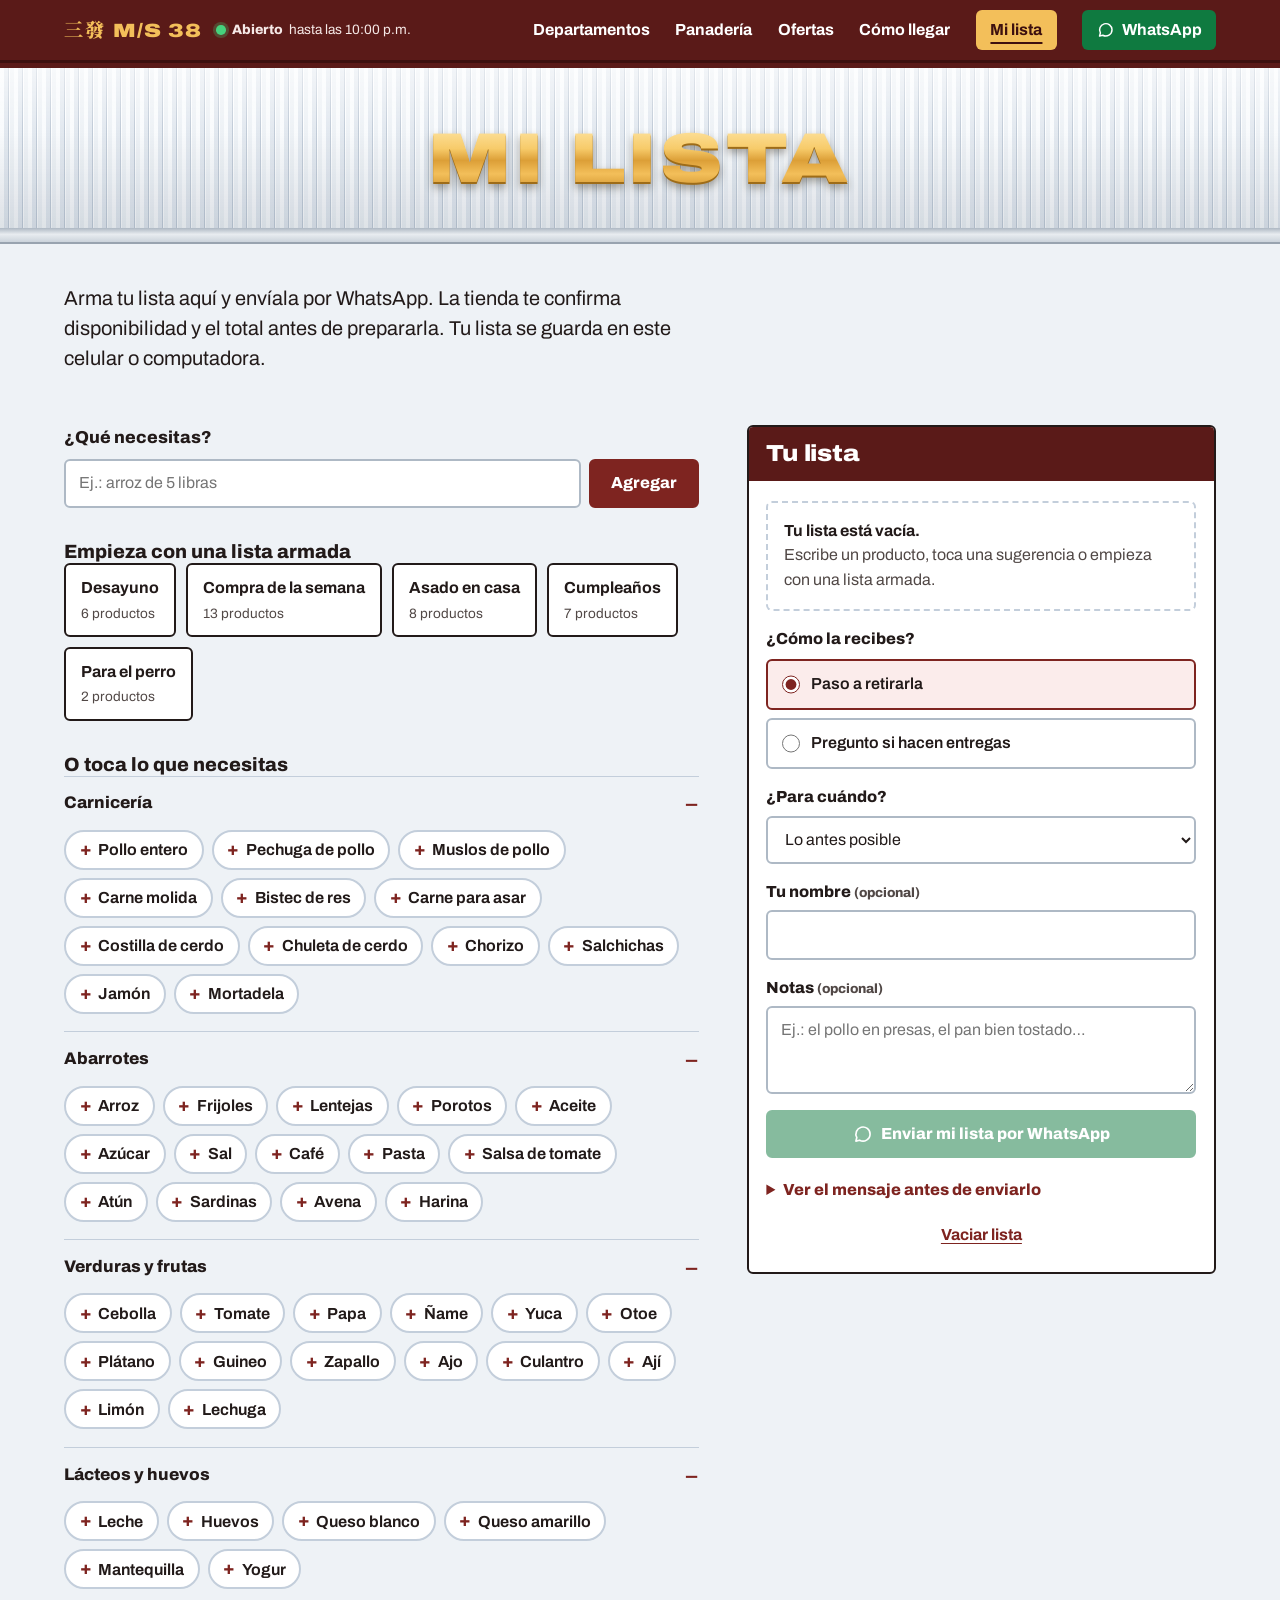
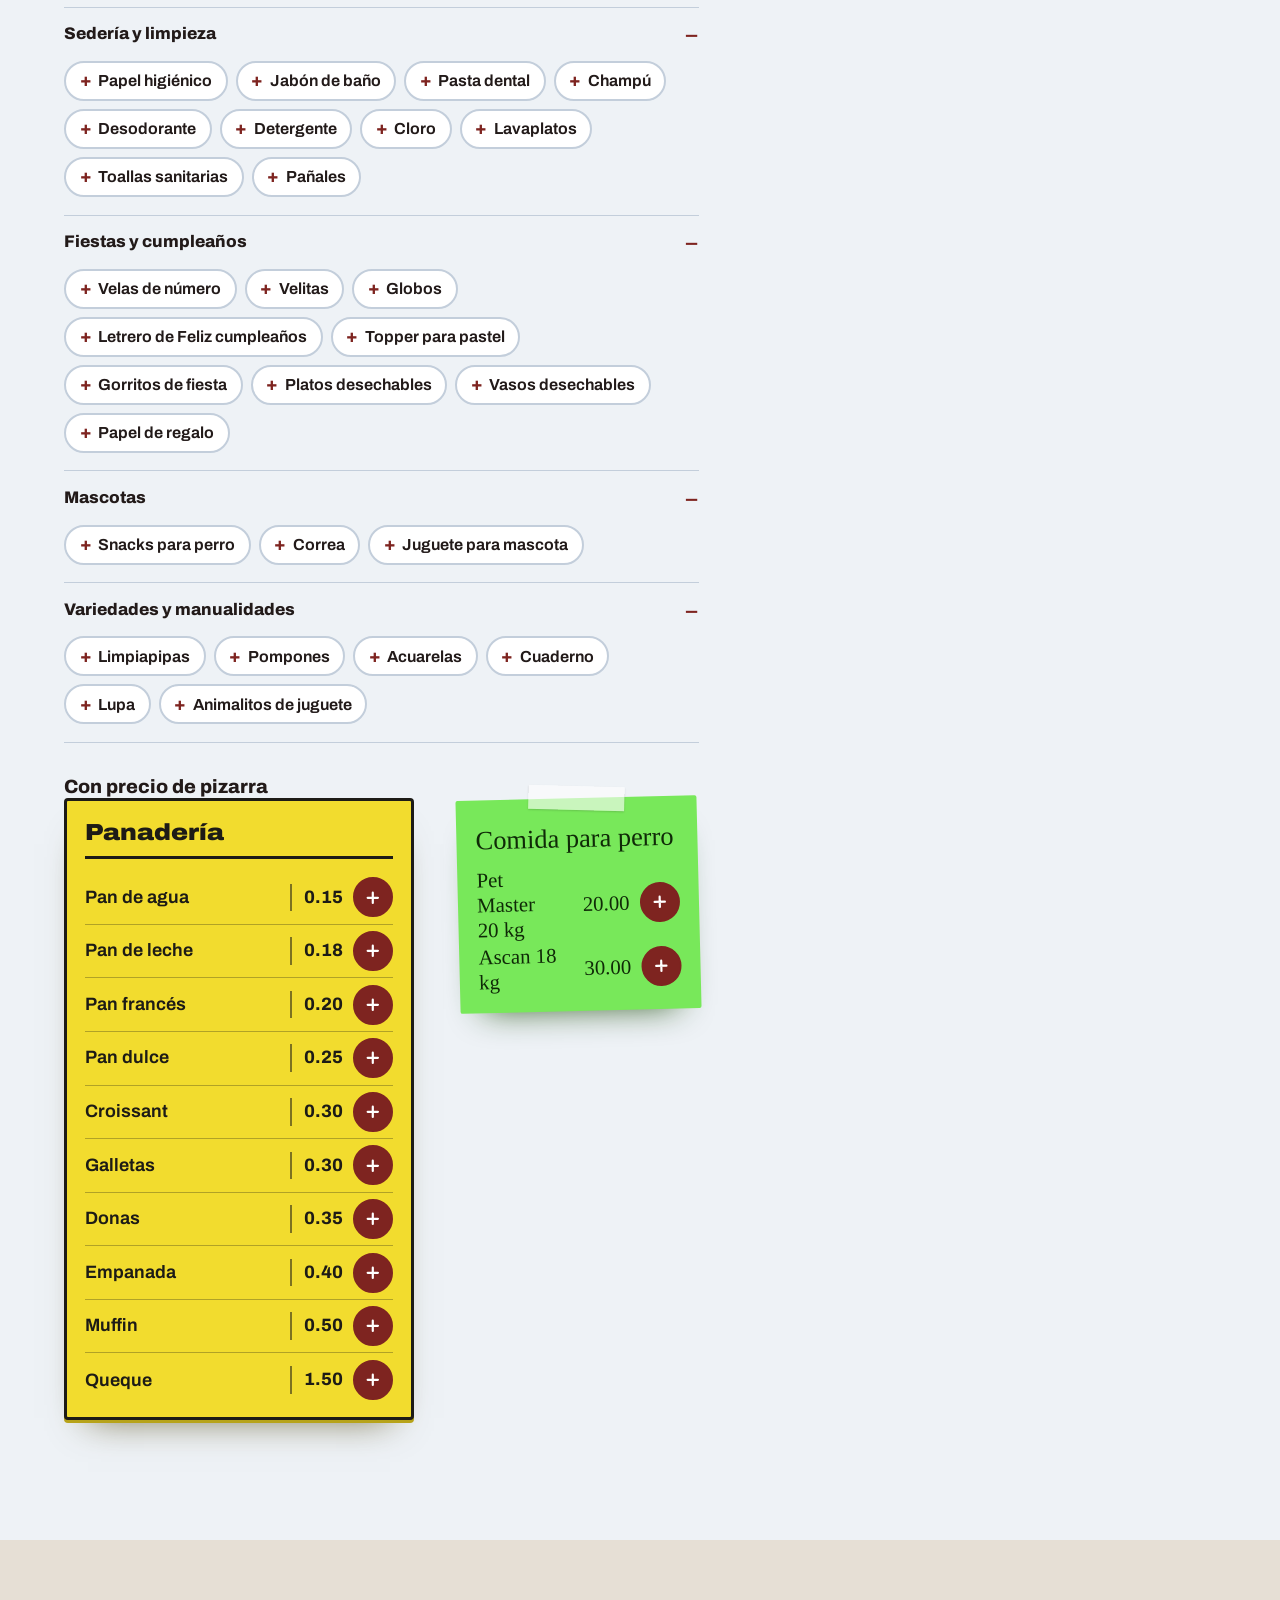
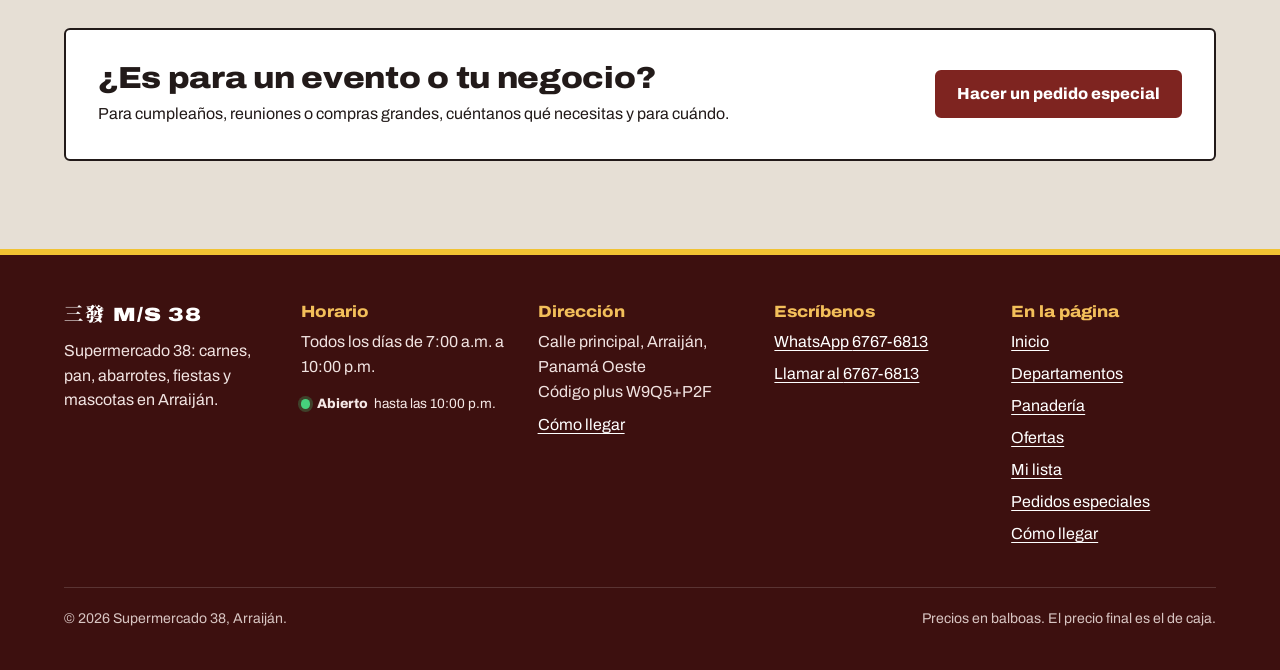
<file: pedidos.html>
<!doctype html>
<html lang="es">
<head>
  <meta charset="utf-8">
  <meta name="viewport" content="width=device-width, initial-scale=1, viewport-fit=cover">
  <title>Mi lista: pide por WhatsApp | Supermercado 38, Arraiján</title>
  <meta name="description" content="Arma tu lista de compras de Supermercado 38 y envíala por WhatsApp al 6767-6813. Te confirmamos disponibilidad y total antes de prepararla.">
  <link rel="canonical" href="https://lulago3003.github.io/supermercado-38/pedidos.html">
  <meta name="theme-color" content="#5a1a18">
  <meta property="og:type" content="website">
  <meta property="og:locale" content="es_PA">
  <meta property="og:site_name" content="Supermercado 38">
  <meta property="og:title" content="Arma tu lista y pídela por WhatsApp · Supermercado 38">
  <meta property="og:description" content="Elige productos, cambia cantidades y envía tu lista por WhatsApp. La tienda te confirma disponibilidad y total.">
  <meta property="og:url" content="https://lulago3003.github.io/supermercado-38/pedidos.html">
  <meta property="og:image" content="https://lulago3003.github.io/supermercado-38/img/og.jpg">
  <meta property="og:image:width" content="1200">
  <meta property="og:image:height" content="630">
  <meta name="twitter:card" content="summary_large_image">
  <link rel="icon" href="favicon.svg" type="image/svg+xml">
  <link rel="apple-touch-icon" href="img/icono-180.png">
  <link rel="preconnect" href="https://fonts.googleapis.com">
  <link rel="preconnect" href="https://fonts.gstatic.com" crossorigin>
  <link rel="stylesheet" href="https://fonts.googleapis.com/css2?family=Archivo:wdth,wght@62..125,400..900&amp;family=Permanent+Marker&amp;display=swap">
  <link rel="stylesheet" href="https://fonts.googleapis.com/css2?family=Noto+Serif+TC:wght@900&amp;display=swap&amp;text=%E4%B8%89%E7%99%BC">
  <link rel="stylesheet" href="styles.css">
  <script src="datos.js" defer></script>
  <script src="script.js" defer></script>
</head>
<body>
  <a class="saltar" href="#contenido">Saltar al contenido</a>

  <header class="cabecera">
    <div class="contenedor cabecera-fila">
      <a class="marca" href="index.html" aria-label="Supermercado 38, página de inicio"><span class="marca-hanzi" lang="zh-Hant">三發</span><span class="marca-ms">M/S 38</span></a>
      <p class="estado" data-estado>Todos los días, 7:00 a.m. a 10:00 p.m.</p>
      <button class="menu-boton" type="button" aria-expanded="false" aria-controls="menu"><svg class="icono" viewBox="0 0 24 24" aria-hidden="true"><path d="M4 7h16M4 12h16M4 17h16"/></svg>Menú</button>
      <nav id="menu" class="menu" aria-label="Principal">
        <a href="departamentos.html">Departamentos</a>
        <a href="panaderia.html">Panadería</a>
        <a href="ofertas.html">Ofertas</a>
        <a href="contacto.html">Cómo llegar</a>
        <a class="menu-lista" href="pedidos.html" data-lista-enlace>Mi lista <span class="contador" data-contador hidden>0</span></a>
        <a class="menu-wa" href="https://wa.me/50767676813?text=Hola%2C%20Supermercado%2038.%20Les%20escribo%20desde%20la%20p%C3%A1gina%20web." target="_blank" rel="noopener" data-wa-menu><svg class="icono" viewBox="0 0 24 24" aria-hidden="true"><path d="M20.5 12a8.5 8.5 0 0 1-12.6 7.45L3.5 20.5l1.1-4.2A8.5 8.5 0 1 1 20.5 12z"/></svg>WhatsApp</a>
      </nav>
    </div>
  </header>

  <main id="contenido">
    <section class="letrero-pagina" aria-labelledby="titulo">
      <div class="lamina"><div class="contenedor lamina-contenido"><h1 id="titulo" class="letrero-titulo">Mi lista</h1></div></div>
      <div class="alero" aria-hidden="true"></div>
    </section>

    <div class="contenedor intro">
      <p>Arma tu lista aquí y envíala por WhatsApp. La tienda te confirma disponibilidad y el total antes de prepararla. Tu lista se guarda en este celular o computadora.</p>
    </div>

    <div class="seccion">
      <div class="contenedor pedido-grid">
        <div class="pedido-agregar">
          <form class="agregar" data-agregar>
            <label for="nuevo">¿Qué necesitas?</label>
            <div class="agregar-fila">
              <input id="nuevo" name="nuevo" type="text" placeholder="Ej.: arroz de 5 libras" autocomplete="off" enterkeyhint="done">
              <button class="boton" type="submit">Agregar</button>
            </div>
          </form>

          <div class="bloque">
            <h2 class="h3">Empieza con una lista armada</h2>
            <div class="kits" data-kits></div>
          </div>

          <div class="bloque">
            <h2 class="h3">O toca lo que necesitas</h2>
            <div data-grupos></div>
          </div>

          <div class="bloque">
            <h2 class="h3">Con precio de pizarra</h2>
            <div class="pizarras pizarras-pedido">
              <div class="pizarra" data-pizarra="panaderia">
                <h3 class="pizarra-titulo">Panadería</h3>
                <ul class="pizarra-lista"></ul>
              </div>
              <div class="cartulina" data-pizarra="mascotas">
                <h3 class="pizarra-titulo">Comida para perro</h3>
                <ul class="pizarra-lista"></ul>
              </div>
            </div>
          </div>
          <noscript><p class="aviso">Para armar tu lista necesitas JavaScript activado. También puedes escribirnos directo al WhatsApp <span data-tel>6767-6813</span>.</p></noscript>
        </div>

        <aside class="pedido-panel" id="tu-lista" data-pedido aria-labelledby="t-tu-lista">
          <div class="pedido-panel-cabeza">
            <h2 id="t-tu-lista">Tu lista</h2>
            <span class="contador" data-contador hidden>0</span>
          </div>
          <div class="pedido-panel-cuerpo">
            <ul class="items" data-items aria-live="off"></ul>
            <p class="lista-vacia" data-vacia><strong>Tu lista está vacía.</strong> Escribe un producto, toca una sugerencia o empieza con una lista armada.</p>
            <p class="subtotal" data-subtotal hidden></p>

            <form data-datos>
              <fieldset class="grupo-campos">
                <legend>¿Cómo la recibes?</legend>
                <div class="opciones">
                  <label class="opcion"><input type="radio" name="entrega" value="Lo paso a retirar a la tienda." checked> Paso a retirarla</label>
                  <label class="opcion"><input type="radio" name="entrega" value="Quiero saber si hacen entrega a domicilio."> Pregunto si hacen entregas</label>
                </div>
              </fieldset>
              <div class="campo">
                <label for="cuando">¿Para cuándo?</label>
                <select id="cuando" name="cuando">
                  <option>Lo antes posible</option>
                  <option>Hoy en la tarde</option>
                  <option>Hoy en la noche</option>
                  <option>Mañana</option>
                </select>
              </div>
              <div class="campo">
                <label for="nombre">Tu nombre <small>(opcional)</small></label>
                <input id="nombre" name="nombre" type="text" autocomplete="given-name">
              </div>
              <div class="campo">
                <label for="notas">Notas <small>(opcional)</small></label>
                <textarea id="notas" name="notas" placeholder="Ej.: el pollo en presas, el pan bien tostado…"></textarea>
              </div>
            </form>

            <a class="boton boton-wa boton-ancho" data-enviar href="#tu-lista" target="_blank" rel="noopener" aria-disabled="true"><svg class="icono" viewBox="0 0 24 24" aria-hidden="true"><path d="M20.5 12a8.5 8.5 0 0 1-12.6 7.45L3.5 20.5l1.1-4.2A8.5 8.5 0 1 1 20.5 12z"/></svg>Enviar mi lista por WhatsApp</a>

            <details class="vista-previa">
              <summary>Ver el mensaje antes de enviarlo</summary>
              <figure class="chat">
                <div class="chat-cabeza"><span class="chat-avatar" aria-hidden="true">38</span><div><strong>Supermercado 38</strong><small>WhatsApp <span data-tel>6767-6813</span></small></div></div>
                <div class="chat-cuerpo"><p class="burbuja"><span data-mensaje></span><span class="burbuja-hora">ahora</span></p></div>
              </figure>
            </details>

            <button class="enlace-boton vaciar" type="button" data-vaciar hidden>Vaciar lista</button>
          </div>
        </aside>
      </div>
    </div>

    <section class="seccion seccion-arena" aria-labelledby="t-especial">
      <div class="contenedor especial">
        <div>
          <h2 id="t-especial">¿Es para un evento o tu negocio?</h2>
          <p>Para cumpleaños, reuniones o compras grandes, cuéntanos qué necesitas y para cuándo.</p>
        </div>
        <a class="boton" href="cotizacion.html">Hacer un pedido especial</a>
      </div>
    </section>
  </main>

  <footer class="pie">
    <div class="contenedor">
      <div class="pie-grid">
        <div>
          <a class="marca" href="index.html" aria-label="Supermercado 38, página de inicio"><span class="marca-hanzi" lang="zh-Hant">三發</span><span class="marca-ms">M/S 38</span></a>
          <p>Supermercado 38: carnes, pan, abarrotes, fiestas y mascotas en Arraiján.</p>
        </div>
        <div>
          <h2>Horario</h2>
          <p class="mayuscula" data-horario-resumen>Todos los días de 7:00 a.m. a 10:00 p.m.</p>
          <p class="estado" data-estado></p>
        </div>
        <div>
          <h2>Dirección</h2>
          <p><span data-direccion>Calle principal, Arraiján, Panamá Oeste</span><br>Código plus <span data-codigo-plus>W9Q5+P2F</span></p>
          <p><a href="contacto.html">Cómo llegar</a></p>
        </div>
        <div>
          <h2>Escríbenos</h2>
          <div class="pie-enlaces">
            <a href="https://wa.me/50767676813?text=Hola%2C%20Supermercado%2038.%20Les%20escribo%20desde%20la%20p%C3%A1gina%20web." target="_blank" rel="noopener" data-wa-menu>WhatsApp <span data-tel>6767-6813</span></a>
            <a href="tel:+50767676813">Llamar al <span data-tel>6767-6813</span></a>
          </div>
        </div>
        <div>
          <h2>En la página</h2>
          <nav class="pie-enlaces" aria-label="Todas las páginas">
            <a href="index.html">Inicio</a>
            <a href="departamentos.html">Departamentos</a>
            <a href="panaderia.html">Panadería</a>
            <a href="ofertas.html">Ofertas</a>
            <a href="pedidos.html">Mi lista</a>
            <a href="cotizacion.html">Pedidos especiales</a>
            <a href="contacto.html">Cómo llegar</a>
          </nav>
        </div>
      </div>
      <div class="pie-final">
        <p>© <span data-anio>2026</span> Supermercado 38, Arraiján.</p>
        <p>Precios en balboas. El precio final es el de caja.</p>
      </div>
    </div>
  </footer>

  <nav class="barra-movil" aria-label="Acciones rápidas">
    <a class="barra-wa" href="https://wa.me/50767676813?text=Hola%2C%20Supermercado%2038.%20Les%20escribo%20desde%20la%20p%C3%A1gina%20web." target="_blank" rel="noopener" data-wa-menu><svg class="icono" viewBox="0 0 24 24" aria-hidden="true"><path d="M20.5 12a8.5 8.5 0 0 1-12.6 7.45L3.5 20.5l1.1-4.2A8.5 8.5 0 1 1 20.5 12z"/></svg>WhatsApp</a>
    <a href="tel:+50767676813"><svg class="icono" viewBox="0 0 24 24" aria-hidden="true"><path d="M6.6 3.5h2.6l1.6 4.3-2 1.3a12 12 0 0 0 6.1 6.1l1.3-2 4.3 1.6v2.6a2 2 0 0 1-2.2 2A17 17 0 0 1 4.6 5.7a2 2 0 0 1 2-2.2z"/></svg>Llamar</a>
    <a href="contacto.html"><svg class="icono" viewBox="0 0 24 24" aria-hidden="true"><path d="M12 21s-6.5-5.9-6.5-11a6.5 6.5 0 0 1 13 0c0 5.1-6.5 11-6.5 11z"/><circle cx="12" cy="10" r="2.4"/></svg>Cómo llegar</a>
    <a href="pedidos.html#tu-lista" data-lista-enlace><svg class="icono" viewBox="0 0 24 24" aria-hidden="true"><path d="M3.5 9.5h17l-1.7 8.7a2 2 0 0 1-2 1.6H7.2a2 2 0 0 1-2-1.6z"/><path d="M8.5 9.5l3-5.5M15.5 9.5l-3-5.5M9.5 13.5v3M14.5 13.5v3"/></svg>Mi lista <span class="contador" data-contador hidden>0</span></a>
  </nav>
</body>
</html>
</file>
<file: styles.css>
/*
  Supermercado 38 · 三發 M/S 38 · Arraiján
  La identidad sale de la tienda real: la lámina plateada de la fachada,
  las letras doradas, el ribete vino de las vitrinas, las rayas amarillas del
  estacionamiento, la pizarra amarilla de la panadería y la cartulina verde
  donde se escriben los precios a mano.
*/

:root {
  --lamina: #eef2f6;
  --lamina-2: #dfe6ee;
  --lamina-3: #c3cedb;
  --vino: #5a1a18;
  --vino-2: #7e2420;
  --vino-3: #3d100f;
  --oro: #f3bf5a;
  --oro-texto: #8a5d0b;
  --pizarra: #f2dc2e;
  --cartulina: #78e85a;
  --tinta: #221a19;
  --tinta-2: #514846;
  --pared: #e6dfd5;
  --concreto: #d6d0c8;
  --linea: #f1c232;
  --wa: #0f7a40;
  --rosado: #fbeceb;

  --sans: "Archivo", system-ui, -apple-system, "Segoe UI", Roboto, Arial, sans-serif;
  --marcador: "Permanent Marker", "Marker Felt", "Comic Sans MS", cursive;
  --hanzi: "Noto Serif TC", "Songti TC", "PingFang TC", "Microsoft JhengHei", serif;

  --radio: 6px;
  --cabecera: 60px;
  color-scheme: light;
}

/* ---------- Base ---------- */
*, *::before, *::after { box-sizing: border-box; }
html { -webkit-text-size-adjust: 100%; text-size-adjust: 100%; }
body {
  margin: 0;
  min-height: 100vh;
  background: var(--lamina);
  color: var(--tinta);
  font: 400 1rem/1.55 var(--sans);
  font-stretch: 100%;
  -webkit-font-smoothing: antialiased;
}
img, picture, svg { display: block; max-width: 100%; }
img { height: auto; }
a { color: var(--vino-2); text-underline-offset: .2em; }
a:hover { color: var(--vino); }
button, input, select, textarea { font: inherit; color: inherit; }
button { cursor: pointer; }
p { margin: 0 0 1rem; }
h1, h2, h3 { margin: 0; text-wrap: balance; }
h2 { font-size: clamp(1.7rem, 4.2vw, 2.55rem); font-weight: 850; font-stretch: 112%; line-height: 1.08; letter-spacing: -.01em; }
h3, .h3 { font-size: 1.2rem; font-weight: 800; font-stretch: 100%; line-height: 1.2; letter-spacing: 0; }
:focus-visible { outline: 3px solid var(--vino-3); outline-offset: 2px; }
.cabecera :focus-visible, .pie :focus-visible { outline-color: var(--oro); }
::selection { background: var(--oro); color: var(--vino-3); }

.sr-only {
  position: absolute !important; width: 1px; height: 1px; padding: 0; margin: -1px;
  overflow: hidden; clip: rect(0 0 0 0); white-space: nowrap; border: 0;
}
.saltar {
  position: fixed; left: 1rem; top: -5rem; z-index: 100;
  padding: .7rem 1rem; border-radius: var(--radio);
  background: var(--oro); color: var(--vino-3); font-weight: 800; text-decoration: none;
}
.saltar:focus { top: 1rem; }
.contenedor { width: min(100% - 2rem, 72rem); margin-inline: auto; }
.icono { width: 1.25em; height: 1.25em; flex: none; fill: none; stroke: currentColor; stroke-width: 2; stroke-linecap: round; stroke-linejoin: round; }

/* ---------- Botones ---------- */
.boton {
  display: inline-flex; align-items: center; justify-content: center; gap: .55rem;
  min-height: 3rem; padding: .7rem 1.25rem;
  border: 2px solid var(--vino-2); border-radius: var(--radio);
  background: var(--vino-2); color: #fff;
  font-weight: 800; font-size: 1rem; line-height: 1.15; text-align: center; text-decoration: none;
  transition: background-color .15s ease, border-color .15s ease, color .15s ease;
}
.boton:hover { background: var(--vino); border-color: var(--vino); color: #fff; }
.boton-secundario { background: transparent; color: var(--vino-2); }
.boton-secundario:hover { background: var(--rosado); color: var(--vino); }
.boton-wa { background: var(--wa); border-color: var(--wa); }
.boton-wa:hover { background: #0b6233; border-color: #0b6233; }
.boton-claro { background: #fff; color: var(--tinta); border-color: var(--tinta); }
.boton-claro:hover { background: var(--tinta); border-color: var(--tinta); color: #fff; }
.boton[aria-disabled="true"] { opacity: .5; cursor: not-allowed; }
.boton-ancho { width: 100%; }
.acciones { display: flex; flex-wrap: wrap; gap: .75rem; }
.enlace-boton {
  padding: .25rem 0; border: 0; background: none;
  color: var(--vino-2); font-weight: 700; text-decoration: underline; text-underline-offset: .2em;
}
.enlace-boton:hover { color: var(--vino); }

/* ---------- Cabecera ---------- */
.cabecera {
  position: sticky; top: 0; z-index: 40;
  background: var(--vino); color: #fff;
  border-bottom: 3px solid var(--vino-3);
}
.cabecera-fila { display: flex; align-items: center; gap: .9rem; min-height: var(--cabecera); }
.marca { display: inline-flex; align-items: baseline; gap: .5rem; color: var(--oro); text-decoration: none; line-height: 1; white-space: nowrap; }
.marca:hover { color: #ffd98a; }
.marca-hanzi { font: 900 1.2rem/1 var(--hanzi); letter-spacing: .08em; }
.marca-ms { font-weight: 900; font-stretch: 125%; font-size: 1.2rem; letter-spacing: .04em; }
.estado {
  display: inline-flex; align-items: center; gap: .4rem;
  margin: 0; font-size: .85rem; line-height: 1.2;
}
.estado::before { content: ""; width: .6rem; height: .6rem; flex: none; border-radius: 50%; background: currentColor; opacity: .55; }
.estado strong { font-weight: 800; }
.estado.esta-abierto::before { background: #46d17c; opacity: 1; box-shadow: 0 0 0 3px rgba(70, 209, 124, .25); }
.estado.cierra-pronto::before { background: var(--oro); box-shadow: 0 0 0 3px rgba(243, 191, 90, .3); }
.estado.esta-cerrado::before { background: #ff8f84; opacity: 1; }
.cabecera .estado { color: #f6e9e7; }
.menu-boton {
  margin-left: auto; display: inline-flex; align-items: center; gap: .45rem;
  min-height: 2.6rem; padding: .4rem .85rem;
  border: 2px solid rgba(255, 255, 255, .35); border-radius: var(--radio);
  background: transparent; color: #fff; font-weight: 700;
}
.menu-boton .icono { width: 1.1rem; height: 1.1rem; }
.menu { display: none; }
.menu a { color: #fff; font-weight: 700; text-decoration: none; }
.menu a:hover, .menu a[aria-current="page"] { color: var(--oro); }
.menu a[aria-current="page"] { text-decoration: underline; text-decoration-thickness: 2px; text-underline-offset: .45em; }
.menu-abierto .menu {
  position: absolute; top: 100%; left: 0; right: 0;
  display: flex; flex-direction: column;
  padding: .5rem 1rem 1.25rem;
  background: var(--vino); border-bottom: 3px solid var(--vino-3);
  box-shadow: 0 18px 30px -18px rgba(0, 0, 0, .6);
}
.menu-abierto .menu a { padding: .85rem 0; border-bottom: 1px solid rgba(255, 255, 255, .12); font-size: 1.1rem; }
.menu-lista { display: inline-flex; align-items: center; gap: .5rem; }
.contador {
  display: inline-grid; place-items: center;
  min-width: 1.35rem; height: 1.35rem; padding: 0 .35rem;
  border-radius: 999px; background: var(--oro); color: var(--vino-3);
  font-size: .75rem; font-weight: 900; line-height: 1;
}
.contador[hidden] { display: none; }

.menu-wa { display: inline-flex; align-items: center; gap: .45rem; }
.menu-wa .icono { width: 1.1rem; height: 1.1rem; }
@media (max-width: 459px) {
  .cabecera .estado span { display: none; }
}
@media (min-width: 1000px) and (max-width: 1199px) {
  .cabecera .estado span { display: none; }
  .menu { gap: 1.2rem; }
}
@media (min-width: 1000px) {
  .menu-boton { display: none; }
  .menu { display: flex; align-items: center; gap: 1.6rem; margin-left: auto; }
  .menu-lista {
    padding: .5rem .9rem; border-radius: var(--radio);
    background: var(--oro); color: var(--vino-3) !important;
  }
  .menu-lista:hover { background: #ffd98a; }
  .menu-lista[aria-current="page"] { text-decoration: none; }
  .menu-lista .contador { background: var(--vino); color: #fff; }
  .menu .menu-wa { padding: .5rem .9rem; border-radius: var(--radio); background: var(--wa); color: #fff; }
  .menu .menu-wa:hover { background: #0b6233; color: #fff; }
}

/* ---------- Aviso de la tienda y vista previa del panel ---------- */
.aviso-tienda { border-bottom: 2px solid #1d1b16; background: var(--pizarra); color: #1d1b16; }
.aviso-tienda p { margin: 0; padding: .65rem 0; font-weight: 750; line-height: 1.35; text-align: center; text-wrap: balance; }
.aviso-vista-previa { background: #1f5faf; color: #fff; }
.aviso-vista-previa .contenedor { display: flex; flex-wrap: wrap; align-items: center; justify-content: space-between; gap: .5rem 1rem; padding: .6rem 0; }
.aviso-vista-previa p { margin: 0; }
.aviso-vista-previa .boton { min-height: 2.4rem; padding: .35rem .9rem; }

/* ---------- Fachada (portada) ---------- */
.lamina {
  position: relative; overflow: hidden;
  border-top: 5px solid var(--vino);
  background:
    linear-gradient(180deg, rgba(255, 255, 255, .55) 0%, rgba(255, 255, 255, 0) 38%, rgba(54, 74, 98, .14) 100%),
    repeating-linear-gradient(90deg, #f9fbfd 0 4px, #e3e9f0 4px 8px, #c2ccd8 8px 9px, #fdfeff 9px 10px, #eef2f6 10px 14px);
}
.focos { position: absolute; inset: 0 0 auto; display: flex; justify-content: space-around; pointer-events: none; }
.focos span { position: relative; width: 34px; height: 13px; border-radius: 0 0 4px 4px; background: #2f3033; }
.focos span::after {
  content: ""; position: absolute; top: 12px; left: 50%;
  width: 280px; height: 240px; transform: translateX(-50%);
  background: radial-gradient(ellipse at top, rgba(255, 249, 222, .85), rgba(255, 249, 222, 0) 68%);
  opacity: .85;
}
.focos span:nth-child(n+3) { display: none; }
.lamina-contenido { position: relative; padding: clamp(2.6rem, 7vw, 4.6rem) 0 clamp(1.4rem, 4vw, 2.4rem); text-align: center; }
.letrero {
  display: flex; flex-wrap: wrap; align-items: center; justify-content: center;
  gap: 0 .55em; margin: 0;
  font-size: clamp(2.9rem, 13vw, 8.25rem); line-height: 1.02;
}
.letrero-hanzi, .letrero-ms, .letrero-titulo { color: #d9a23c; }
.letrero-hanzi { font-family: var(--hanzi); font-weight: 900; letter-spacing: .28em; margin-right: -.28em; }
.letrero-ms { font-weight: 900; font-stretch: 125%; letter-spacing: .05em; }
@supports ((-webkit-background-clip: text) or (background-clip: text)) {
  .letrero-hanzi, .letrero-ms, .letrero-titulo {
    background: linear-gradient(180deg, #ffe9ae 0%, #f7cb6a 36%, #dc9f37 52%, #f3bf5a 70%, #c58620 100%);
    -webkit-background-clip: text; background-clip: text;
    -webkit-text-fill-color: transparent;
    filter: drop-shadow(0 .035em 0 #9e6c18) drop-shadow(0 .07em .06em rgba(40, 28, 10, .38));
  }
}
.lamina-sub { margin: .9rem 0 0; color: #3e4752; font-weight: 700; font-stretch: 112%; font-size: clamp(.95rem, 2.2vw, 1.15rem); letter-spacing: .02em; }
.alero { height: 16px; background: linear-gradient(#aeb8c3, #e8ecf0 45%, #cbd3db); border-bottom: 2px solid #98a3af; }
.pared { background: var(--pared); }
.pared-texto { padding: 1.4rem 0 1.25rem; }
.pared-texto p { max-width: 52ch; margin: 0 auto; font-size: clamp(1.05rem, 2.4vw, 1.3rem); font-weight: 600; line-height: 1.4; text-align: center; text-wrap: balance; }

.frente { display: flex; flex-direction: column; gap: 1rem; padding-bottom: 1.25rem; }
.puerta {
  position: relative; display: flex; flex-direction: column; align-items: flex-start; justify-content: flex-end; gap: .9rem;
  min-height: 15rem; padding: 5.6rem 1.25rem 1.25rem;
  border: 10px solid #c8cfd6; border-bottom-width: 14px;
  background:
    linear-gradient(112deg, rgba(255, 255, 255, .55) 0 16%, rgba(255, 255, 255, 0) 16% 33%, rgba(255, 255, 255, .28) 33% 37%, rgba(255, 255, 255, 0) 37%),
    linear-gradient(180deg, #edf3f8, #d3dee8 62%, #bccad7);
  box-shadow: inset 0 0 0 2px #9ba6b1, 0 1px 0 #fff;
  color: var(--tinta); text-decoration: none;
}
.puerta::after {
  content: ""; position: absolute; right: 1rem; top: 38%;
  width: 8px; height: 3.5rem; border-radius: 4px;
  background: linear-gradient(90deg, #8b96a1, #e9edf1, #8b96a1);
}
.puerta-letrero {
  position: absolute; top: 1.1rem; left: 50%; transform: translateX(-50%);
  padding: .45rem .8rem; border: 2px solid var(--tinta); border-radius: 4px;
  background: #fff; color: var(--tinta); white-space: nowrap;
  box-shadow: 0 6px 12px -8px rgba(0, 0, 0, .5);
}
.puerta-letrero::before, .puerta-letrero::after {
  content: ""; position: absolute; bottom: 100%; width: 2px; height: 1.1rem; background: #4b4f55;
}
.puerta-letrero::before { left: 22%; transform: rotate(18deg); transform-origin: bottom; }
.puerta-letrero::after { right: 22%; transform: rotate(-18deg); transform-origin: bottom; }
.puerta-letrero.estado { display: grid; justify-items: center; gap: .1rem; min-width: 9.5rem; padding: .4rem .7rem .45rem; font-size: .8rem; text-align: center; white-space: normal; }
.puerta-letrero.estado::before { display: none; }
.puerta-letrero strong { font-size: 1.15rem; font-stretch: 112%; letter-spacing: .06em; text-transform: uppercase; line-height: 1.1; }
.puerta-letrero span { white-space: nowrap; }
.puerta-letrero.esta-abierto strong { color: #0d7a3f; }
.puerta-letrero.cierra-pronto strong { color: #9a5b00; }
.puerta-letrero.esta-cerrado strong { color: #b3261e; }
.puerta-titulo { display: block; font-size: clamp(1.9rem, 6vw, 2.5rem); font-weight: 900; font-stretch: 112%; line-height: 1; }
.puerta-texto { display: block; max-width: 22ch; font-size: 1.05rem; font-weight: 600; line-height: 1.35; }
.puerta .boton { pointer-events: none; }
.puerta:hover .boton { background: var(--vino); border-color: var(--vino); }

.vitrinas {
  display: grid; grid-auto-flow: column; grid-auto-columns: minmax(9.5rem, 42%);
  gap: .75rem; overflow-x: auto; overscroll-behavior-x: contain;
  scroll-snap-type: x mandatory; scroll-padding-inline: 0;
  padding-bottom: .6rem; scrollbar-width: thin; scrollbar-color: var(--vino) transparent;
}
.vitrina {
  display: flex; flex-direction: column; overflow: hidden;
  aspect-ratio: 3 / 4; scroll-snap-align: start;
  border: 7px solid var(--vino); background: #fff;
  color: var(--tinta); text-decoration: none;
}
.vitrina picture, .vitrina > img { flex: 1; min-height: 0; }
.vitrina img { width: 100%; height: 100%; object-fit: cover; transition: transform .35s ease; }
.vitrina:hover img { transform: scale(1.04); }
.vitrina-texto { justify-content: flex-start; }
.vitrina-lista { display: grid; gap: .1rem; padding: .7rem .55rem; font-weight: 900; font-stretch: 70%; font-size: clamp(1.2rem, 3.4vw, 1.6rem); line-height: 1.02; text-transform: uppercase; }
.vitrina-lista span:nth-child(1) { color: #1f5faf; }
.vitrina-lista span:nth-child(2) { color: #1e7b34; }
.vitrina-lista span:nth-child(3) { color: #c1121f; }
.vitrina-lista span:nth-child(4) { color: #a2195b; }
.vitrina-lista span:nth-child(5) { color: #0e7c86; }

/* Carteles de las vitrinas, con los colores de los afiches reales */
.cartel {
  display: block; padding: .5rem .45rem .4rem;
  font-weight: 900; font-stretch: 72%; font-size: clamp(1.05rem, 2.6vw, 1.4rem);
  line-height: 1; letter-spacing: .01em; text-align: center; text-transform: uppercase;
  background: #fff; color: #c1121f;
}
.cartel-carnes { background: #f5d33a; color: #b5121b; }
.cartel-panaderia { background: #f4e2bd; color: #6e3510; }
.cartel-fiestas { background: #fff; color: #c8106f; }
.cartel-mascotas { background: #4b2a85; color: #f5d33a; }
.cartel-variedades { background: #1e7b34; color: #fff; }
.cartel-abarrotes { background: #f5d33a; color: #b5121b; }
.cartel-verduras { background: #fff; color: #1e7b34; }
.cartel-lacteos { background: #fff; color: #1f5faf; }
.cartel-sederia { background: #fff; color: #c1121f; }
.cartel-farmacia { background: #fff; color: #0e7c86; }

.parqueo {
  border-top: 6px solid var(--linea);
  background:
    repeating-linear-gradient(104deg, transparent 0 9.5rem, rgba(241, 194, 50, .95) 9.5rem 9.9rem),
    linear-gradient(180deg, #cbc5bc, var(--concreto) 30%, #ddd8d1);
}
.parqueo-contenido { display: grid; gap: .9rem; padding: 1.4rem 0 1.6rem; }
.parqueo-nota { margin: 0; display: inline-flex; align-items: center; gap: .55rem; justify-self: start; padding: .35rem .7rem; border-radius: 4px; background: rgba(255, 255, 255, .85); font-weight: 700; }
.parqueo-nota b { display: inline-grid; place-items: center; width: 1.6rem; height: 1.6rem; border-radius: 4px; background: #1f5faf; color: #fff; font-weight: 900; }
.parqueo .acciones .boton { flex: 1 1 13rem; }

@media (min-width: 1000px) {
  .focos span:nth-child(n+3) { display: block; }
  .pared-texto { padding: 1.6rem 0 1.4rem; }
  .frente {
    display: grid; grid-template-columns: repeat(3, minmax(0, 1fr)) minmax(0, 1.75fr) repeat(3, minmax(0, 1fr));
    gap: 0 10px; align-items: start; padding: 0 10px;
    border-top: 14px solid var(--vino); background: var(--pared);
    box-shadow: inset 10px 0 0 var(--vino), inset -10px 0 0 var(--vino);
  }
  .vitrinas { display: contents; }
  .vitrina { border-width: 0 0 8px; margin-bottom: 6.5rem; aspect-ratio: 3 / 4.15; }
  .vitrina:nth-child(3), .vitrina:nth-child(6) { margin-right: 0; }
  .puerta { grid-column: 4; grid-row: 1; align-self: stretch; min-height: 0; margin: 0; border-top-width: 0; padding: 5.25rem 1.1rem 1.25rem; }
  .puerta-titulo { font-size: 2rem; }
  .puerta-texto { font-size: 1rem; }
  .vitrina-lista { font-size: 1.15rem; padding: .6rem .45rem; }
  .puerta .boton { width: 100%; padding-inline: .5rem; }
  .parqueo-contenido { grid-template-columns: auto 1fr; align-items: center; }
  .parqueo .acciones { justify-content: flex-end; }
  .parqueo .acciones .boton { flex: 0 1 auto; }
}

/* ---------- Letrero de páginas internas ---------- */
.letrero-pagina .lamina-contenido { padding: clamp(2.2rem, 6vw, 3.4rem) 0 clamp(1.3rem, 3.5vw, 2rem); }
.letrero-titulo {
  margin: 0; font-size: clamp(1.5rem, 6.6vw, 4.4rem); font-weight: 900; font-stretch: 125%;
  letter-spacing: .05em; line-height: 1.05; text-transform: uppercase;
}
.intro { padding: clamp(1.6rem, 4vw, 2.4rem) 0 0; }
.intro + .seccion { padding-top: clamp(2rem, 5vw, 3.25rem); }
.intro p { max-width: 58ch; margin: 0; font-size: clamp(1.08rem, 2.2vw, 1.25rem); line-height: 1.5; }

/* ---------- Secciones ---------- */
.seccion { padding-block: clamp(3rem, 8vw, 5.5rem); }
.seccion-blanca { background: #fff; }
.seccion-arena { background: var(--pared); }
.encabezado { max-width: 62ch; margin-bottom: clamp(1.5rem, 3.5vw, 2.25rem); }
.encabezado p { margin: .75rem 0 0; color: var(--tinta-2); font-size: 1.08rem; }
.encabezado-fila { display: flex; flex-wrap: wrap; align-items: flex-end; justify-content: space-between; gap: 1rem 2rem; margin-bottom: clamp(1.5rem, 3.5vw, 2.25rem); }
.encabezado-fila .encabezado { margin-bottom: 0; }
.nota { margin: 1.25rem 0 0; color: var(--tinta-2); font-size: .92rem; }
.dos-columnas { display: grid; gap: 2.5rem; }
@media (min-width: 900px) {
  .dos-columnas { grid-template-columns: minmax(0, 1fr) minmax(0, 1fr); align-items: center; gap: 3.5rem; }
}

/* ---------- Pizarra amarilla y cartulina verde ---------- */
.pizarras { display: grid; gap: 2rem; align-items: start; }
.pizarras-lado { display: grid; gap: 2.25rem; }
.pizarras-lado .bolsa { margin-top: 0; }
.horario-separado { margin-top: 2rem; }
@media (min-width: 820px) { .pizarras { grid-template-columns: minmax(0, 1.45fr) minmax(0, 1fr); gap: 2.75rem; } }
.pizarra {
  padding: 1.15rem 1.1rem .6rem;
  border: 3px solid #1d1b16; border-radius: 4px;
  background: var(--pizarra); color: #1d1b16;
  box-shadow: 0 3px 0 #b7a31a, 0 22px 36px -24px rgba(70, 58, 0, .75);
}
.pizarra-titulo { margin: 0 0 .25rem; padding-bottom: .55rem; border-bottom: 3px solid #1d1b16; font-size: 1.45rem; font-weight: 900; font-stretch: 112%; }
.pizarra-lista { list-style: none; margin: 0; padding: 0; }
.pizarra-fila { display: grid; grid-template-columns: minmax(0, 1fr) auto auto; align-items: center; gap: .65rem; min-height: 3.35rem; border-bottom: 1px solid rgba(29, 27, 22, .3); }
.pizarra-fila:last-child { border-bottom: 0; }
.pizarra-nombre { font-size: 1.12rem; font-weight: 650; line-height: 1.2; }
.pizarra-precio { padding-left: .75rem; border-left: 2px solid rgba(29, 27, 22, .55); font-size: 1.12rem; font-weight: 750; font-variant-numeric: tabular-nums; }
.pizarra-pie { margin: .2rem 0 .55rem; font-size: .85rem; font-weight: 600; }

.cartulina {
  position: relative; padding: 1.6rem 1.2rem 1rem;
  background: var(--cartulina); color: #0f2a07;
  border-radius: 2px; transform: rotate(-1.4deg);
  box-shadow: 0 20px 34px -24px rgba(20, 70, 0, .9);
}
.cartulina::before {
  content: ""; position: absolute; top: -12px; left: 50%;
  width: 96px; height: 24px; transform: translateX(-50%) rotate(3deg);
  background: rgba(255, 255, 255, .6); box-shadow: 0 1px 2px rgba(0, 0, 0, .15);
}
.cartulina .pizarra-titulo { border-bottom: 0; padding-bottom: .1rem; font: 400 1.65rem/1.1 var(--marcador); }
.cartulina .pizarra-fila { border-bottom: 0; }
.cartulina .pizarra-nombre, .cartulina .pizarra-precio { font-family: var(--marcador); font-weight: 400; font-size: 1.3rem; }
.cartulina .pizarra-precio { border-left: 0; }

/* Botones + y − */
.paso { display: inline-flex; align-items: center; gap: .3rem; }
.paso button {
  display: grid; place-items: center;
  width: 2.5rem; height: 2.5rem; padding: 0;
  border: 2px solid var(--tinta); border-radius: 50%;
  background: #fff; color: var(--tinta);
  font-size: 1.35rem; font-weight: 800; line-height: 1;
}
.paso .paso-mas { border-color: var(--vino-2); background: var(--vino-2); color: #fff; }
.paso .paso-mas:hover { background: var(--vino); border-color: var(--vino); }
.paso .paso-menos:hover { background: var(--rosado); }
.paso output { min-width: 1.75rem; text-align: center; font-weight: 900; font-size: 1.1rem; font-variant-numeric: tabular-nums; }
.paso:not(.tiene) .paso-menos, .paso:not(.tiene) output { display: none; }
.paso-mas .icono, .paso-menos .icono { width: 1.1rem; height: 1.1rem; stroke-width: 3; }

/* ---------- Ofertas ---------- */
.ofertas { display: grid; grid-template-columns: repeat(auto-fill, minmax(min(100%, 15rem), 1fr)); gap: 1.75rem 1.4rem; padding-top: .9rem; }
.oferta {
  position: relative; display: flex; flex-direction: column; gap: .2rem;
  padding: 1.5rem 1.15rem 1.1rem;
  background: var(--cartulina); color: #0f2a07;
  border-radius: 2px; transform: rotate(var(--giro, -1deg));
  box-shadow: 0 18px 30px -22px rgba(20, 70, 0, .9);
}
.oferta:nth-child(2n) { --giro: .9deg; }
.oferta:nth-child(3n) { --giro: -.4deg; }
.oferta::before {
  content: ""; position: absolute; top: -11px; left: 50%;
  width: 80px; height: 22px; transform: translateX(-50%) rotate(-2deg);
  background: rgba(255, 255, 255, .6); box-shadow: 0 1px 2px rgba(0, 0, 0, .15);
}
.oferta h3 { font: 400 1.5rem/1.1 var(--marcador); }
.oferta-foto { margin: -.35rem -.2rem .55rem; }
.oferta-foto img { width: 100%; aspect-ratio: 4 / 3; object-fit: cover; border: 5px solid #fff; box-shadow: 0 8px 16px -10px rgba(0, 0, 0, .6); transform: rotate(-1.5deg); }
.oferta-detalle { margin: 0; font-weight: 600; }
.oferta-precio { margin: .35rem 0 .6rem; font: 400 2.7rem/1 var(--marcador); }
.oferta-precio small { font-size: .45em; }
.oferta .paso { margin-top: auto; }
.oferta-destacada .oferta-precio { font-size: 3.3rem; }
@media (min-width: 640px) { .oferta-destacada { grid-column: span 2; } }
.aviso {
  display: flex; gap: .75rem; align-items: flex-start;
  max-width: 62ch; margin: 0 0 1rem; padding: .85rem 1rem;
  border-left: 5px solid var(--oro); border-radius: 0 var(--radio) var(--radio) 0;
  background: #fff8e4; color: var(--tinta);
}
.aviso strong { display: block; }
.vacio { padding: 1.25rem; border: 2px dashed var(--lamina-3); border-radius: var(--radio); background: #fff; }
.aviso:empty { display: none; }
.mayuscula::first-letter { text-transform: uppercase; }

/* ---------- Chat de WhatsApp (vista previa) ---------- */
.pasos { list-style: none; counter-reset: paso; display: grid; gap: 1.1rem; margin: 1.5rem 0 1.9rem; padding: 0; }
.pasos li { counter-increment: paso; display: grid; grid-template-columns: 2.6rem minmax(0, 1fr); gap: .9rem; align-items: start; }
.pasos li::before {
  content: counter(paso); display: grid; place-items: center;
  width: 2.6rem; height: 2.6rem; border-radius: 50%;
  background: var(--oro); color: var(--vino-3); font-weight: 900; font-size: 1.15rem;
}
.pasos strong { display: block; font-size: 1.08rem; }
.chat { margin: 0; overflow: hidden; border: 1px solid #d8cfc3; border-radius: 14px; background: #efe7dc; }
.chat-cabeza { display: flex; align-items: center; gap: .7rem; padding: .7rem .9rem; background: #0f5c45; color: #fff; }
.chat-avatar { display: grid; place-items: center; width: 2.3rem; height: 2.3rem; border-radius: 50%; background: var(--vino); color: var(--oro); font-weight: 900; font-stretch: 125%; font-size: .95rem; }
.chat-cabeza strong { display: block; line-height: 1.2; }
.chat-cabeza small { opacity: .8; }
.chat-cuerpo { padding: 1.1rem .9rem 1.2rem; }
.burbuja {
  position: relative; margin-left: auto; max-width: 92%; padding: .65rem .8rem 1.35rem;
  border-radius: 10px 0 10px 10px; background: #d9fdd3; color: #111b21;
  font-size: .95rem; line-height: 1.45; white-space: pre-wrap; overflow-wrap: anywhere;
  box-shadow: 0 1px 1px rgba(0, 0, 0, .12);
}
.burbuja::after { content: ""; position: absolute; top: 0; right: -8px; border-top: 10px solid #d9fdd3; border-right: 9px solid transparent; }
.burbuja-hora { position: absolute; right: .6rem; bottom: .35rem; color: #5b7065; font-size: .72rem; }
.chat figcaption { padding: .6rem .9rem .8rem; color: var(--tinta-2); font-size: .88rem; }

/* ---------- Visita, horario y preguntas ---------- */
.visita-grid { display: grid; gap: 2.5rem; }
@media (min-width: 900px) { .visita-grid { grid-template-columns: minmax(0, 1fr) minmax(0, 1.15fr); gap: 3.5rem; align-items: start; } }
.horario { width: 100%; border-collapse: collapse; font-variant-numeric: tabular-nums; }
.horario caption { text-align: left; font-weight: 800; font-size: 1.1rem; padding-bottom: .5rem; }
.horario th, .horario td { padding: .6rem .5rem; border-bottom: 1px solid var(--lamina-3); text-align: left; font-weight: 500; }
.horario td { text-align: right; }
.horario .es-hoy th, .horario .es-hoy td { background: #fff3cf; font-weight: 800; }
.horario .hoy { display: inline-block; margin-left: .5rem; padding: .1rem .45rem; border-radius: 999px; background: var(--vino-2); color: #fff; font-size: .72rem; font-weight: 800; vertical-align: .1em; }
.datos { list-style: none; display: grid; gap: .9rem; margin: 1.75rem 0; padding: 0; }
.datos li { display: grid; grid-template-columns: 1.6rem minmax(0, 1fr); gap: .75rem; }
.datos .icono { width: 1.5rem; height: 1.5rem; color: var(--vino-2); margin-top: .1rem; }
.datos strong { display: block; }
.copiar { margin-left: .25rem; }
.foto-fachada { margin: 0; }
.foto-fachada img { width: 100%; border-radius: var(--radio); box-shadow: 0 24px 40px -28px rgba(30, 20, 10, .6); }
.foto-fachada figcaption { margin-top: .75rem; color: var(--tinta-2); }
.foto-fachada figcaption b { font-family: var(--hanzi); color: var(--oro-texto); }

.preguntas { max-width: 50rem; }
.preguntas details { border-top: 1px solid var(--lamina-3); }
.preguntas details:last-of-type { border-bottom: 1px solid var(--lamina-3); }
.preguntas summary {
  position: relative; padding: 1.05rem 2.75rem 1.05rem 0;
  cursor: pointer; list-style: none; font-size: 1.12rem; font-weight: 800;
}
.preguntas summary::-webkit-details-marker { display: none; }
.preguntas summary::after {
  content: "+"; position: absolute; right: .3rem; top: 50%; transform: translateY(-50%);
  color: var(--vino-2); font-size: 1.7rem; font-weight: 500; line-height: 1;
  transition: transform .2s ease;
}
.preguntas details[open] summary::after { transform: translateY(-50%) rotate(45deg); }
.preguntas details p { max-width: 64ch; margin: 0 0 1.15rem; color: var(--tinta-2); }

/* ---------- Departamentos ---------- */
.indice { display: flex; flex-wrap: wrap; gap: .5rem; margin-top: 1.5rem; }
.indice a {
  padding: .45rem .85rem; border: 2px solid var(--lamina-3); border-radius: 999px;
  background: #fff; color: var(--tinta); font-weight: 700; text-decoration: none;
}
.indice a:hover { border-color: var(--vino-2); color: var(--vino-2); }
.depto { display: grid; gap: 1.5rem 3rem; padding-block: clamp(2.25rem, 5vw, 3.5rem); border-top: 1px solid var(--lamina-3); scroll-margin-top: calc(var(--cabecera) + 1rem); }
.depto:first-of-type { border-top: 0; }
@media (min-width: 860px) {
  .depto { grid-template-columns: minmax(0, 1fr) minmax(0, 1.1fr); align-items: center; }
  .depto:nth-of-type(even) .depto-vitrina { order: 2; }
  .depto.depto-sin-foto { grid-template-columns: minmax(0, 1fr); }
}
.depto-vitrina { margin: 0; border: 8px solid var(--vino); background: #fff; }
.depto-vitrina .cartel { font-size: clamp(1.4rem, 3vw, 1.9rem); padding: .6rem .5rem .5rem; }
.depto-vitrina img { width: 100%; aspect-ratio: 4 / 3; object-fit: cover; }
.depto-poster { display: grid; gap: .15rem; padding: 1.2rem 1rem 1.4rem; font-weight: 900; font-stretch: 70%; font-size: clamp(1.6rem, 4.2vw, 2.4rem); line-height: 1.02; text-transform: uppercase; }
.seccion-deptos { padding-bottom: clamp(2rem, 5vw, 3rem); }
.depto > .productos { grid-column: 1 / -1; order: 3; margin-top: .25rem; }
.depto-letrero .cartel { display: inline-block; padding: .55rem 1.2rem .45rem; border: 6px solid var(--vino); font-size: clamp(1.6rem, 4vw, 2.3rem); }
.pizarra-depto { max-width: 30rem; margin: 1.25rem 0 .5rem; }
.deptos-compactos {
  display: grid; grid-template-columns: repeat(auto-fill, minmax(min(100%, 17rem), 1fr)); gap: 1.1rem;
  padding-block: clamp(2rem, 5vw, 3rem); border-top: 1px solid var(--lamina-3);
}
.depto-tarjeta { display: flex; flex-direction: column; overflow: hidden; border: 6px solid var(--vino); background: #fff; scroll-margin-top: calc(var(--cabecera) + 1rem); }
.depto-tarjeta > .cartel { padding: .6rem .5rem .5rem; font-size: 1.55rem; }
.depto-tarjeta-cuerpo { padding: 1rem 1.1rem 1.2rem; }
.depto-tarjeta-cuerpo h2 { margin-bottom: .4rem; }
.depto-tarjeta-cuerpo p { margin: 0 0 .5rem; color: var(--tinta-2); }
.depto-tarjeta .depto-etiqueta { margin: .9rem 0 .5rem; color: var(--tinta); font-weight: 800; }
.depto-tarjeta .chip { min-height: 2.25rem; padding: .3rem .7rem; font-size: .93rem; }

/* Productos y servicios con foto, precio y características */
.productos { display: grid; grid-template-columns: repeat(auto-fill, minmax(min(100%, 14.5rem), 1fr)); gap: 1.1rem; }
.producto { display: flex; flex-direction: column; overflow: hidden; border: 2px solid var(--lamina-3); border-radius: 8px; background: #fff; }
.producto-foto img { width: 100%; aspect-ratio: 4 / 3; object-fit: cover; }
.producto-cuerpo { display: flex; flex: 1; flex-direction: column; gap: .55rem; padding: .9rem 1rem 1rem; }
.producto h3 { font-size: 1.12rem; }
.producto .producto-precio {
  align-self: flex-start; max-width: none; margin: 0; padding: .28rem .6rem .2rem;
  border-radius: 3px; background: var(--pizarra); color: #1d1b16;
  font-size: 1.4rem; font-weight: 900; font-variant-numeric: tabular-nums; line-height: 1.1;
  box-shadow: inset 0 -3px 0 rgba(0, 0, 0, .14);
}
.producto .producto-precio span { font-size: .68em; }
.producto .producto-precio small { font-size: .6em; font-weight: 700; }
.caracteristicas { margin: 0; padding-left: 1.15rem; color: var(--tinta-2); font-size: .95rem; }
.caracteristicas li { margin: .15rem 0; }
.producto-acciones { display: flex; align-items: center; justify-content: space-between; gap: .5rem; margin-top: auto; padding-top: .35rem; }
.depto h2 { margin-bottom: .75rem; }
.depto p { max-width: 58ch; color: var(--tinta-2); font-size: 1.06rem; }
.depto .depto-etiqueta { margin: 1.25rem 0 .6rem; color: var(--tinta); font-size: 1rem; font-weight: 800; }
.depto .nota { font-size: .95rem; }
.cartulina-depto { max-width: 26rem; margin: 1.6rem 0 .5rem; }
.chips { display: flex; flex-wrap: wrap; gap: .5rem; }
.chip {
  display: inline-flex; align-items: center; gap: .4rem;
  min-height: 2.5rem; padding: .4rem .85rem;
  border: 2px solid var(--lamina-3); border-radius: 999px;
  background: #fff; color: var(--tinta); font-weight: 650; line-height: 1.2;
}
.chip::before { content: "+"; color: var(--vino-2); font-weight: 900; font-size: 1.1rem; line-height: 1; }
.chip:hover { border-color: var(--vino-2); }
.chip.en-lista { border-color: var(--vino-2); background: var(--rosado); }
.chip.en-lista::before { content: "✓"; }
.chip-n { display: inline-grid; place-items: center; min-width: 1.3rem; height: 1.3rem; padding: 0 .3rem; border-radius: 999px; background: var(--vino-2); color: #fff; font-size: .72rem; font-weight: 900; }
.chip-n[hidden] { display: none; }

/* ---------- Panadería ---------- */
.panaderia-grid { display: grid; gap: 2.5rem; }
@media (min-width: 900px) { .panaderia-grid { grid-template-columns: minmax(0, .95fr) minmax(0, 1.05fr); align-items: start; gap: 3.5rem; } }
.foto-marco { margin: 0; border: 8px solid var(--vino); background: #fff; }
.foto-marco img { width: 100%; aspect-ratio: 4 / 3; object-fit: cover; }
.foto-marco figcaption { padding: .7rem .9rem; font-size: .92rem; color: var(--tinta-2); }
.bolsa {
  display: flex; flex-wrap: wrap; align-items: center; justify-content: space-between; gap: .75rem 1rem;
  margin-top: 1.25rem; padding: 1rem 1.1rem;
  border: 2px solid var(--tinta); border-radius: var(--radio); background: #fff;
}
.bolsa p { margin: 0; font-weight: 700; }
.bolsa strong { font-size: 1.2rem; }
.momentos { display: grid; gap: 1.75rem 2.5rem; grid-template-columns: repeat(auto-fit, minmax(min(100%, 15rem), 1fr)); }
.momentos article { padding-top: 1rem; border-top: 3px solid var(--vino-2); }
.momentos p { margin: .5rem 0 0; color: var(--tinta-2); }

/* ---------- Mi lista (pedidos) ---------- */
.pedido-grid { display: grid; gap: 2.5rem; }
@media (min-width: 980px) {
  .pedido-grid { grid-template-columns: minmax(0, 1.15fr) minmax(22rem, .85fr); align-items: start; gap: 3rem; }
  .pedido-panel { position: sticky; top: calc(var(--cabecera) + 1rem); }
}
.agregar { display: grid; gap: .45rem; margin-bottom: 2rem; }
.agregar label { font-weight: 800; font-size: 1.08rem; }
.agregar-fila { display: flex; gap: .5rem; }
.agregar-fila input { flex: 1; min-width: 0; }
.bloque { margin-bottom: 2rem; }
.bloque h3 { margin-bottom: .75rem; }
.kits { display: flex; flex-wrap: wrap; gap: .6rem; }
.kit {
  display: grid; gap: .1rem; padding: .7rem .95rem; text-align: left;
  border: 2px solid var(--tinta); border-radius: var(--radio); background: #fff; color: var(--tinta);
}
.kit strong { font-size: 1rem; }
.kit span { font-size: .85rem; color: var(--tinta-2); }
.kit:hover { background: var(--pizarra); }
.grupo { border-top: 1px solid var(--lamina-3); }
.grupo:last-child { border-bottom: 1px solid var(--lamina-3); }
.grupo summary { display: flex; justify-content: space-between; align-items: center; padding: .85rem 0; cursor: pointer; list-style: none; font-weight: 800; font-size: 1.05rem; }
.grupo summary::-webkit-details-marker { display: none; }
.grupo summary::after { content: "+"; color: var(--vino-2); font-size: 1.5rem; font-weight: 500; line-height: 1; }
.grupo[open] summary::after { content: "−"; }
.grupo .chips { padding-bottom: 1.1rem; }

.pedido-panel { border: 2px solid var(--tinta); border-radius: var(--radio); background: #fff; scroll-margin-top: calc(var(--cabecera) + 1rem); }
.pedido-panel-cabeza { display: flex; align-items: center; justify-content: space-between; gap: 1rem; padding: .9rem 1.1rem; border-radius: 4px 4px 0 0; background: var(--vino); color: #fff; }
.pedido-panel-cabeza h2 { font-size: 1.45rem; }
.pedido-panel-cuerpo { padding: .5rem 1.1rem 1.25rem; }
.items { list-style: none; margin: 0 0 .5rem; padding: 0; }
.item { display: grid; grid-template-columns: minmax(0, 1fr) auto; align-items: center; gap: .1rem .75rem; padding: .7rem 0; border-bottom: 1px dashed var(--lamina-3); }
.item-nombre { font-weight: 750; line-height: 1.25; overflow-wrap: anywhere; }
.item-precio { grid-column: 1; font-size: .85rem; color: var(--tinta-2); }
.item .paso { grid-column: 2; grid-row: 1 / span 2; }
.lista-vacia { margin: .75rem 0 1rem; padding: 1rem; border: 2px dashed var(--lamina-3); border-radius: var(--radio); color: var(--tinta-2); }
.lista-vacia strong { display: block; color: var(--tinta); }
.subtotal { margin: .75rem 0 1rem; font-size: .92rem; color: var(--tinta-2); }
.subtotal strong { color: var(--tinta); }
.campo { display: grid; gap: .35rem; margin-bottom: 1rem; }
.campo label, .campo legend, .grupo-campos legend { font-weight: 800; }
.campo small { color: var(--tinta-2); }
input[type="text"], input[type="tel"], input[type="date"], input:not([type]), select, textarea {
  width: 100%; min-height: 3rem; padding: .65rem .8rem;
  border: 2px solid #aeb9c5; border-radius: var(--radio);
  background: #fff; color: var(--tinta);
}
textarea { min-height: 5.5rem; resize: vertical; }
input:focus-visible, select:focus-visible, textarea:focus-visible { border-color: var(--vino-2); outline: 3px solid var(--oro); outline-offset: 0; }
.grupo-campos { margin: 0 0 1rem; padding: 0; border: 0; min-width: 0; }
.grupo-campos legend { margin-bottom: .45rem; padding: 0; }
.opciones { display: grid; gap: .5rem; }
.opcion { display: flex; align-items: center; gap: .65rem; padding: .7rem .85rem; border: 2px solid #aeb9c5; border-radius: var(--radio); background: #fff; cursor: pointer; font-weight: 600; }
.opcion input { width: 1.15rem; height: 1.15rem; margin: 0; accent-color: var(--vino-2); flex: none; }
.opcion:has(input:checked) { border-color: var(--vino-2); background: var(--rosado); }
.vista-previa { margin: 1.25rem 0 1rem; }
.vista-previa summary { cursor: pointer; font-weight: 800; color: var(--vino-2); }
.vista-previa .chat { margin-top: .75rem; }
.vaciar { display: block; margin: .9rem auto 0; }
.especial { display: grid; gap: 1rem 2rem; align-items: center; padding: clamp(1.4rem, 3vw, 2rem); border: 2px solid var(--tinta); border-radius: var(--radio); background: #fff; }
.especial h2 { font-size: clamp(1.4rem, 3vw, 1.9rem); }
.especial p { margin: .5rem 0 0; }
@media (min-width: 760px) { .especial { grid-template-columns: minmax(0, 1fr) auto; } }

/* ---------- Pedidos especiales (formulario) ---------- */
.especial-grid { display: grid; gap: 2.5rem; }
@media (min-width: 940px) {
  .especial-grid { grid-template-columns: minmax(0, 1.25fr) minmax(0, .75fr); align-items: start; gap: 3rem; }
  .especial-lado { position: sticky; top: calc(var(--cabecera) + 1rem); }
}
.especial-grid .boton-wa { margin-top: .5rem; }
.form-grid { display: grid; gap: 0 1.25rem; }
@media (min-width: 700px) { .form-grid { grid-template-columns: minmax(0, 1fr) minmax(0, 1fr); } .form-grid .ancho { grid-column: 1 / -1; } }
.casillas { display: grid; grid-template-columns: repeat(auto-fill, minmax(9.5rem, 1fr)); gap: .5rem; }
.form-caja { padding: clamp(1.25rem, 3vw, 2rem); border: 2px solid var(--tinta); border-radius: var(--radio); background: #fff; }
.form-caja h2 { font-size: clamp(1.5rem, 3vw, 2rem); margin-bottom: .5rem; }
.form-legal { margin: 1rem 0 0; font-size: .88rem; color: var(--tinta-2); }

/* ---------- Contacto ---------- */
.mapa { overflow: hidden; border: 8px solid var(--vino); background: var(--lamina-2); }
.mapa iframe { display: block; width: 100%; height: clamp(20rem, 55vw, 28rem); border: 0; }
.acciones-mapa { margin-top: 1rem; }
.acciones-mapa .boton { flex: 1 1 12rem; }
.estado-grande { margin: 0 0 1.25rem; font-size: 1.05rem; }
.visita-grid h2 { margin-bottom: .25rem; }

/* ---------- Pie ---------- */
.pie { padding: 3rem 0 2rem; border-top: 6px solid var(--linea); background: var(--vino-3); color: #f1e3e1; }
.pie a { color: #fff; }
.pie a:hover { color: var(--oro); }
.pie-grid { display: grid; gap: 2rem; grid-template-columns: repeat(auto-fit, minmax(min(100%, 12.5rem), 1fr)); }
.pie h2 { margin-bottom: .6rem; color: var(--oro); font-size: 1.02rem; font-stretch: 112%; font-weight: 800; letter-spacing: 0; }
.pie p { margin: 0 0 .5rem; }
.pie .marca { margin-bottom: .9rem; font-size: 1.15rem; }
.pie .estado { color: #f6e9e7; margin-top: .5rem; }
.pie-enlaces { display: grid; gap: .45rem; }
.pie-final { display: flex; flex-wrap: wrap; justify-content: space-between; gap: .5rem 1.5rem; margin-top: 2.5rem; padding-top: 1.25rem; border-top: 1px solid rgba(255, 255, 255, .15); font-size: .88rem; color: #d8c5c2; }

/* ---------- Barra fija en el celular ---------- */
.barra-movil {
  position: fixed; inset: auto 0 0 0; z-index: 45;
  display: grid; grid-template-columns: repeat(4, 1fr);
  padding-bottom: env(safe-area-inset-bottom);
  background: #fff; border-top: 1px solid var(--lamina-3);
  box-shadow: 0 -10px 26px -16px rgba(0, 0, 0, .35);
}
.barra-movil a {
  position: relative; display: flex; flex-direction: column; align-items: center; gap: .2rem;
  min-height: 3.75rem; padding: .55rem .25rem .5rem;
  color: var(--tinta); font-size: .76rem; font-weight: 750; text-decoration: none;
}
.barra-movil .icono { width: 1.45rem; height: 1.45rem; }
.barra-movil .barra-wa { color: var(--wa); }
.barra-movil .contador { position: absolute; top: .3rem; left: calc(50% + .35rem); }
body { padding-bottom: calc(3.75rem + env(safe-area-inset-bottom)); }
@media (min-width: 1000px) {
  .barra-movil { display: none; }
  body { padding-bottom: 0; }
}

/* ---------- Menú del botón de WhatsApp ---------- */
.wa-menu {
  width: min(100% - 1.5rem, 29rem); max-height: calc(100dvh - 2rem); padding: 0;
  border: 0; border-radius: 14px; background: #fff; color: var(--tinta);
  box-shadow: 0 30px 60px -20px rgba(0, 0, 0, .55);
}
.wa-menu::backdrop { background: rgba(34, 26, 25, .6); }
.wa-menu-caja { padding: 1.25rem 1.25rem 1.1rem; }
.wa-menu-cabeza { display: flex; align-items: flex-start; justify-content: space-between; gap: 1rem; margin-bottom: 1rem; }
.wa-menu h2 { font-size: 1.5rem; }
.wa-menu-cabeza p { margin: .35rem 0 0; color: var(--tinta-2); font-size: .95rem; line-height: 1.4; }
.wa-menu-cabeza .estado { margin-top: .5rem; color: var(--tinta); font-size: .88rem; }
.wa-menu-cerrar {
  display: grid; place-items: center; flex: none;
  width: 2.6rem; height: 2.6rem; padding: 0 0 .15rem;
  border: 2px solid var(--lamina-3); border-radius: 50%;
  background: #fff; color: var(--tinta); font-size: 1.6rem; line-height: 1;
}
.wa-menu-cerrar:hover { border-color: var(--tinta); }
.wa-opciones { list-style: none; display: grid; gap: .55rem; margin: 0; padding: 0; }
.wa-opcion {
  display: grid; grid-template-columns: 2.75rem minmax(0, 1fr); align-items: center; gap: .85rem;
  padding: .7rem .9rem; border: 2px solid var(--lamina-3); border-radius: 10px;
  color: var(--tinta); text-decoration: none;
}
.wa-opcion:hover { border-color: var(--wa); background: #effaf3; color: var(--tinta); }
.wa-opcion .icono { width: 2.75rem; height: 2.75rem; padding: .62rem; border-radius: 50%; background: #e1f4e8; color: var(--wa); }
.wa-opcion strong { display: block; font-size: 1.08rem; line-height: 1.25; }
.wa-opcion small { display: block; color: var(--tinta-2); font-size: .9rem; line-height: 1.3; }
.wa-menu-pie { margin: 1rem 0 0; color: var(--tinta-2); font-size: .92rem; }
@media (max-width: 640px) {
  .wa-menu { width: 100%; max-width: none; margin: auto 0 0; border-radius: 16px 16px 0 0; }
  .wa-menu-caja { padding-bottom: calc(1.1rem + env(safe-area-inset-bottom)); }
}
@media (prefers-reduced-motion: no-preference) {
  .wa-menu[open] { animation: subir .22s ease-out; }
}
@keyframes subir {
  from { opacity: 0; transform: translateY(1.25rem); }
  to { opacity: 1; transform: none; }
}

/* ---------- Aviso flotante ---------- */
.tostada {
  position: fixed; left: 50%; bottom: calc(4.6rem + env(safe-area-inset-bottom)); z-index: 60;
  display: flex; align-items: center; gap: 1rem;
  width: max-content; max-width: min(92vw, 30rem); padding: .8rem 1rem;
  border-radius: 8px; background: var(--tinta); color: #fff;
  box-shadow: 0 14px 30px -12px rgba(0, 0, 0, .5);
  opacity: 0; transform: translate(-50%, 1rem); pointer-events: none;
  transition: opacity .2s ease, transform .2s ease;
}
.tostada.visible { opacity: 1; transform: translate(-50%, 0); pointer-events: auto; }
.tostada a, .tostada button { flex: none; padding: 0; border: 0; background: none; color: var(--oro); font-weight: 800; text-decoration: underline; text-underline-offset: .2em; }
@media (min-width: 1000px) { .tostada { bottom: 1.5rem; } }

/* ---------- Movimiento: los focos se encienden al cargar la portada ---------- */
@media (prefers-reduced-motion: no-preference) {
  html { scroll-behavior: smooth; }
  .portada .focos span::after { animation: encender 1.3s .15s ease-out both; }
  .portada .letrero > span[aria-hidden] { animation: brillo 1.5s .35s ease-out both; }
  .contador.salta { animation: salta .35s ease-out; }
}
@keyframes encender {
  0% { opacity: 0; }
  18% { opacity: .55; }
  26% { opacity: .1; }
  40% { opacity: .7; }
  100% { opacity: .85; }
}
@keyframes brillo {
  from { opacity: .55; }
  to { opacity: 1; }
}
@keyframes salta {
  0% { transform: scale(1); }
  45% { transform: scale(1.35); }
  100% { transform: scale(1); }
}
@media (prefers-reduced-motion: reduce) {
  *, *::before, *::after { animation: none !important; transition: none !important; }
}

/* ---------- Página no encontrada ---------- */
.no-encontrada { text-align: center; }
.no-encontrada p { margin-inline: auto; max-width: 46ch; }
.no-encontrada .acciones { justify-content: center; margin-top: 1.5rem; }
</file>
<file: admin.css>
/* Panel de la tienda · Supermercado 38. Usa las piezas de styles.css y agrega solo lo del panel. */

body.panel { padding-bottom: calc(8.5rem + env(safe-area-inset-bottom)); }
.panel .cabecera { position: static; }
.panel-titulo { margin: 0; color: #f6e9e7; font-weight: 700; font-size: .95rem; }
.panel-ver { margin-left: auto; color: #fff; font-weight: 700; white-space: nowrap; }
.panel-ver:hover { color: var(--oro); }
@media (max-width: 420px) { .panel-titulo { display: none; } }

.panel-app { max-width: 46rem; padding-block: 1.5rem 2rem; }
.panel-app:focus { outline: none; }
.panel-app h1 { margin: .35rem 0 1rem; font-size: clamp(1.65rem, 5.5vw, 2.3rem); font-weight: 850; font-stretch: 112%; line-height: 1.1; overflow-wrap: anywhere; }
.panel-app h2 { margin-bottom: .9rem; font-size: 1.3rem; }
.panel-intro { max-width: 60ch; color: var(--tinta-2); font-size: 1.05rem; }
.panel-cargando { padding: 3rem 0; color: var(--tinta-2); font-size: 1.1rem; text-align: center; }
.volver { display: inline-flex; align-items: center; gap: .25rem; min-height: 2.5rem; font-weight: 700; text-decoration: none; }
.volver .icono { width: 1.2rem; height: 1.2rem; }
.ayuda { display: block; color: var(--tinta-2); font-size: .9rem; line-height: 1.4; }
.error-texto { display: block; color: #b3261e; font-size: .9rem; font-weight: 700; }
.campo-error input, .campo-error textarea { border-color: #b3261e; }
.campo label small, .etiqueta small { color: var(--tinta-2); font-weight: 500; }
.etiqueta { font-weight: 800; }
.zona-peligro { margin: 2rem 0 1rem; padding-top: 1.25rem; border-top: 1px solid var(--lamina-3); }
.boton-peligro { border-color: #b3261e; background: #fff; color: #b3261e; }
.boton-peligro:hover { border-color: #8c1d18; background: #fde8e6; color: #8c1d18; }
.boton-chico { min-height: 2.5rem; padding: .35rem .8rem; font-size: .95rem; }
.boton .icono { width: 1.15rem; height: 1.15rem; stroke-width: 2.5; }
.boton:disabled { opacity: .45; cursor: not-allowed; }
.acciones-columna { flex-direction: column; align-items: stretch; }

/* Tarjetas del inicio */
.tarjetas-panel { display: grid; grid-template-columns: repeat(auto-fill, minmax(min(100%, 13rem), 1fr)); gap: .75rem; }
.tarjeta-panel {
  display: grid; grid-template-columns: 2.6rem minmax(0, 1fr); align-items: center; gap: .1rem .85rem; padding: .9rem 1rem;
  border: 2px solid var(--lamina-3); border-radius: 10px; background: #fff; color: var(--tinta); text-decoration: none;
}
.tarjeta-panel:hover { border-color: var(--vino-2); color: var(--tinta); }
.tarjeta-panel .icono { grid-row: span 2; width: 2.6rem; height: 2.6rem; padding: .5rem; border-radius: 50%; background: var(--rosado); color: var(--vino-2); }
.tarjeta-panel strong { font-size: 1.08rem; line-height: 1.2; }
.tarjeta-panel span { color: var(--tinta-2); font-size: .9rem; line-height: 1.35; }
.bloque-panel { margin: 1.5rem 0; padding: 1.25rem; border: 2px solid var(--lamina-3); border-radius: 10px; background: #fff; }
.bloque-panel > :last-child { margin-bottom: 0; }
.nota-panel { margin-bottom: 1.5rem; padding: 1rem 1.1rem; border-left: 5px solid var(--oro); border-radius: 0 10px 10px 0; background: #fff8e4; }
.nota-panel .acciones { margin-top: .75rem; }

/* Listas con subir, bajar, eliminar y editar */
.filas { display: grid; gap: .55rem; margin: 0 0 1rem; padding: 0; list-style: none; }
.fila {
  display: grid; grid-template-columns: 3.4rem minmax(0, 1fr); align-items: center; gap: .6rem .8rem;
  padding: .65rem .75rem; border: 2px solid var(--lamina-3); border-radius: 10px; background: #fff;
}
.fila.sin-foto { grid-template-columns: minmax(0, 1fr); }
.fila-foto { width: 3.4rem; height: 3.4rem; border-radius: 6px; object-fit: cover; background: var(--lamina-2); }
.fila-foto-vacia { display: block; border: 2px dashed var(--lamina-3); background: transparent; }
.fila-texto { display: grid; gap: .1rem; color: var(--tinta); text-decoration: none; overflow-wrap: anywhere; }
.fila-texto strong { font-size: 1.05rem; line-height: 1.25; }
.fila-texto span { color: var(--tinta-2); font-size: .88rem; line-height: 1.35; }
.fila-texto:hover strong { color: var(--vino-2); text-decoration: underline; }
.fila-botones { display: flex; flex-wrap: wrap; justify-content: flex-end; gap: .35rem; grid-column: 1 / -1; }
.boton-icono {
  display: grid; place-items: center; width: 2.5rem; height: 2.5rem; padding: 0;
  border: 2px solid var(--lamina-3); border-radius: 8px; background: #fff; color: var(--tinta);
}
.boton-icono .icono { width: 1.15rem; height: 1.15rem; }
.boton-icono:hover:not(:disabled) { border-color: var(--tinta); }
.boton-icono:disabled { opacity: .35; cursor: not-allowed; }
.boton-icono-peligro { color: #b3261e; }
.boton-icono-peligro:hover:not(:disabled) { border-color: #b3261e; background: #fde8e6; }
@media (min-width: 640px) {
  .fila { grid-template-columns: 3.4rem minmax(0, 1fr) auto; }
  .fila.sin-foto { grid-template-columns: minmax(0, 1fr) auto; }
  .fila-botones { grid-column: auto; flex-wrap: nowrap; }
}

/* Campos especiales */
.campo-sino { margin-bottom: 1rem; align-items: flex-start; }
.campo-sino span { display: grid; gap: .1rem; }
.campo-sino small { color: var(--tinta-2); font-weight: 500; font-size: .88rem; }
.campo-sino input { margin-top: .2rem; }
.campo-foto img { width: 100%; max-width: 24rem; aspect-ratio: 4 / 3; border: 2px solid var(--lamina-3); border-radius: 8px; object-fit: cover; background: var(--lamina-2); }
.foto-vacia { display: grid; place-items: center; width: 100%; max-width: 24rem; aspect-ratio: 4 / 3; border: 2px dashed var(--lamina-3); border-radius: 8px; color: var(--tinta-2); font-weight: 700; }
.campo-foto input[type="file"]:focus-visible + label { outline: 3px solid var(--vino-3); outline-offset: 2px; }
.campo-foto label.boton { cursor: pointer; }
.colores { display: grid; grid-template-columns: repeat(auto-fill, minmax(8.5rem, 1fr)); gap: .55rem; }
.color-opcion { position: relative; display: grid; gap: .2rem; cursor: pointer; }
.color-opcion input { position: absolute; opacity: 0; pointer-events: none; }
.color-opcion .cartel { border: 3px solid var(--lamina-3); border-radius: 6px; font-size: 1.05rem; overflow: hidden; text-overflow: ellipsis; white-space: nowrap; }
.color-opcion small { color: var(--tinta-2); font-size: .8rem; text-align: center; }
.color-opcion input:checked + .cartel { border-color: var(--tinta); box-shadow: 0 0 0 3px var(--oro); }
.color-opcion input:focus-visible + .cartel { outline: 3px solid var(--vino-3); outline-offset: 3px; }
.fechas { display: grid; gap: 0 1rem; grid-template-columns: repeat(auto-fit, minmax(min(100%, 11rem), 1fr)); }
.avanzado summary { cursor: pointer; font-weight: 800; color: var(--vino-2); }
.avanzado[open] summary { margin-bottom: .9rem; }
.pasos-clave { padding-left: 1.2rem; }
.pasos-clave li { margin-bottom: .55rem; }
.pasos-clave code { font-size: .9em; }

/* Horario */
.horario-panel { display: grid; gap: .6rem; margin-bottom: 1rem; }
.dia-fila {
  display: grid; grid-template-columns: 1fr 1fr; gap: .25rem .6rem; align-items: end;
  margin: 0; padding: .75rem; border: 2px solid var(--lamina-3); border-radius: 10px;
}
.dia-fila legend { padding: 0 .3rem; font-weight: 800; }
.dia-fila .campo { margin-bottom: 0; }
.dia-fila .campo-sino { grid-column: 1 / -1; margin: .3rem 0 0; padding: .45rem .7rem; }
.dia-fila input[type="time"]:disabled { opacity: .45; }
@media (min-width: 560px) {
  .dia-fila { grid-template-columns: 1fr 1fr auto; }
  .dia-fila .campo-sino { grid-column: auto; margin: 0; }
}

/* Pizarras */
.filas-pizarra { display: grid; gap: .5rem; margin: 0 0 1rem; padding: 0; list-style: none; }
.fila-pizarra { display: grid; grid-template-columns: minmax(0, 1fr) 5.5rem; gap: .45rem; align-items: center; }
.fila-pizarra .fila-botones { grid-column: 1 / -1; }
@media (min-width: 560px) {
  .fila-pizarra { grid-template-columns: minmax(0, 1fr) 6rem auto; }
  .fila-pizarra .fila-botones { grid-column: auto; flex-wrap: nowrap; }
}

/* Vista previa en vivo */
.vista-viva { margin-bottom: 1.25rem; padding: 1rem; border-radius: 10px; background: var(--lamina-2); overflow: hidden; }
.vista-viva-titulo { margin: 0 0 .6rem; color: var(--tinta-2); font-size: .82rem; font-weight: 800; letter-spacing: .02em; }
.vista-viva .vista-viva-titulo + * + .vista-viva-titulo { margin-top: 1rem; }
.previa-seccion { display: grid; grid-template-columns: 8.5rem minmax(0, 1fr); gap: 1rem; align-items: start; }
.previa-seccion p { margin: .35rem 0 0; color: var(--tinta-2); }
.previa-nombre { font-size: 1.2rem; }
.vitrina-muestra { width: 8.5rem; }
.vitrina-muestra .vitrina-lista span { color: var(--tinta-2) !important; font-size: 1rem; }
.previa-productos { grid-template-columns: minmax(0, 18rem); }
.previa-ofertas { grid-template-columns: minmax(0, 17rem); padding-top: .9rem; }
.muestra-mas { padding: .35rem .7rem; border-radius: 999px; background: var(--vino-2); color: #fff; font-size: .85rem; font-weight: 800; }
.vista-viva .wa-opciones { margin-bottom: .5rem; }
.vista-viva .wa-opcion { background: #fff; }
.vista-viva .chat { max-width: 24rem; }
.vista-viva .burbuja { margin-left: 0; padding-bottom: .65rem; }
.vista-viva .aviso-tienda { border: 2px solid #1d1b16; }

/* Conectar */
.conectar { max-width: 34rem; }
.conectar input[type="password"] { font-size: 1.05rem; letter-spacing: .05em; }

/* Barra de publicar */
.panel-barra {
  position: fixed; inset: auto 0 0 0; z-index: 50;
  padding: .7rem 0 calc(.7rem + env(safe-area-inset-bottom));
  border-top: 3px solid var(--vino); background: #fff;
  box-shadow: 0 -12px 30px -18px rgba(0, 0, 0, .45);
}
.panel-barra-fila { display: flex; flex-wrap: wrap; align-items: center; justify-content: space-between; gap: .6rem 1.25rem; }
.panel-barra p { display: grid; gap: .05rem; margin: 0; min-width: 0; }
.panel-barra p span { color: var(--tinta-2); font-size: .85rem; line-height: 1.3; }
.panel-barra .acciones { gap: .5rem; }
.panel-barra .boton { min-height: 2.75rem; padding: .5rem 1.1rem; }
@media (max-width: 520px) {
  .panel-barra .acciones { width: 100%; }
  .panel-barra .acciones > * { flex: 1; }
}
.panel .tostada { bottom: calc(7.5rem + env(safe-area-inset-bottom)); }

/* Ventanas */
.panel-dialogo {
  width: min(100% - 1.5rem, 30rem); max-height: calc(100dvh - 2rem); padding: 0;
  border: 0; border-radius: 14px; background: #fff; color: var(--tinta);
  box-shadow: 0 30px 60px -20px rgba(0, 0, 0, .55);
}
.panel-dialogo::backdrop { background: rgba(34, 26, 25, .6); }
.panel-dialogo-caja { padding: 1.4rem 1.3rem 1.2rem; }
.panel-dialogo h2 { margin-bottom: .6rem; font-size: 1.45rem; }
.panel-dialogo .acciones { margin-top: 1.1rem; }
.lista-problemas { display: grid; gap: .5rem; padding-left: 1.1rem; }
.lista-problemas a { font-weight: 700; }
</file>
